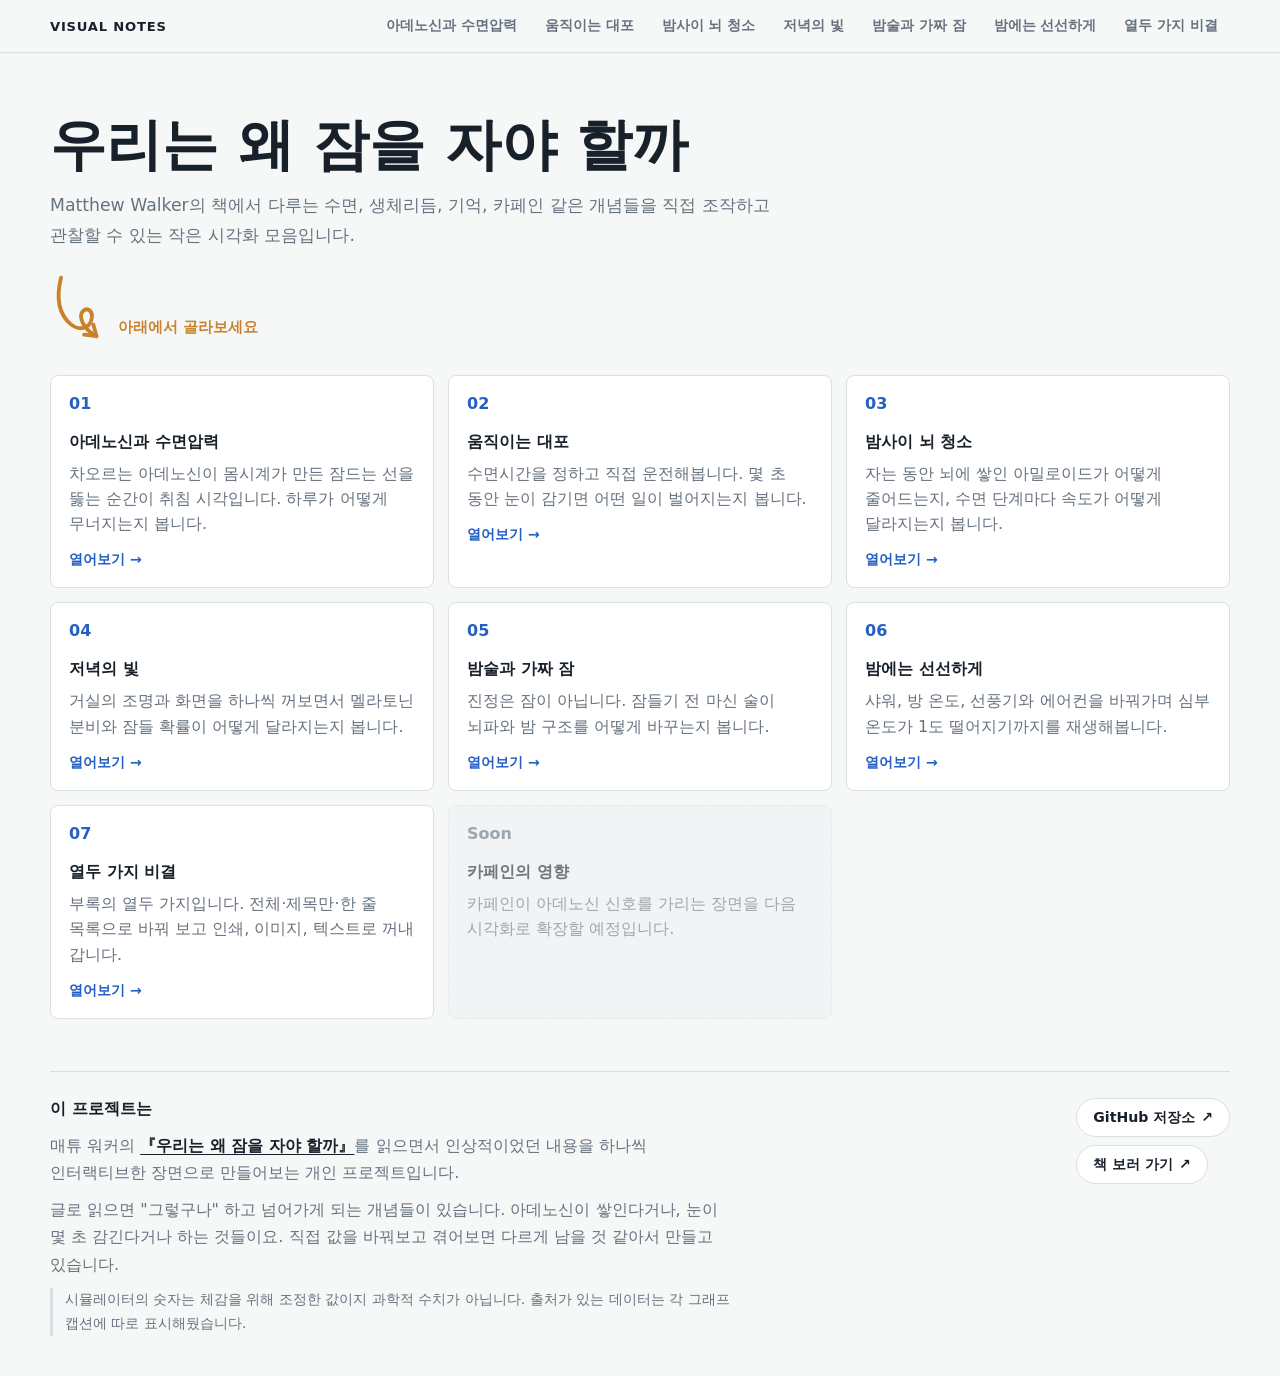
<file: index.html>
<!doctype html>
<html lang="ko">
  <head>
    <meta charset="UTF-8" />
    <meta http-equiv="refresh" content="0; url=home/" />
    <meta name="viewport" content="width=device-width, initial-scale=1.0" />
    <title>Why We Sleep Visual Notes</title>
    <script>
      window.location.replace("home/");
    </script>
  </head>
  <body>
    <a href="home/">/home/으로 이동</a>
  </body>
</html>
</file>
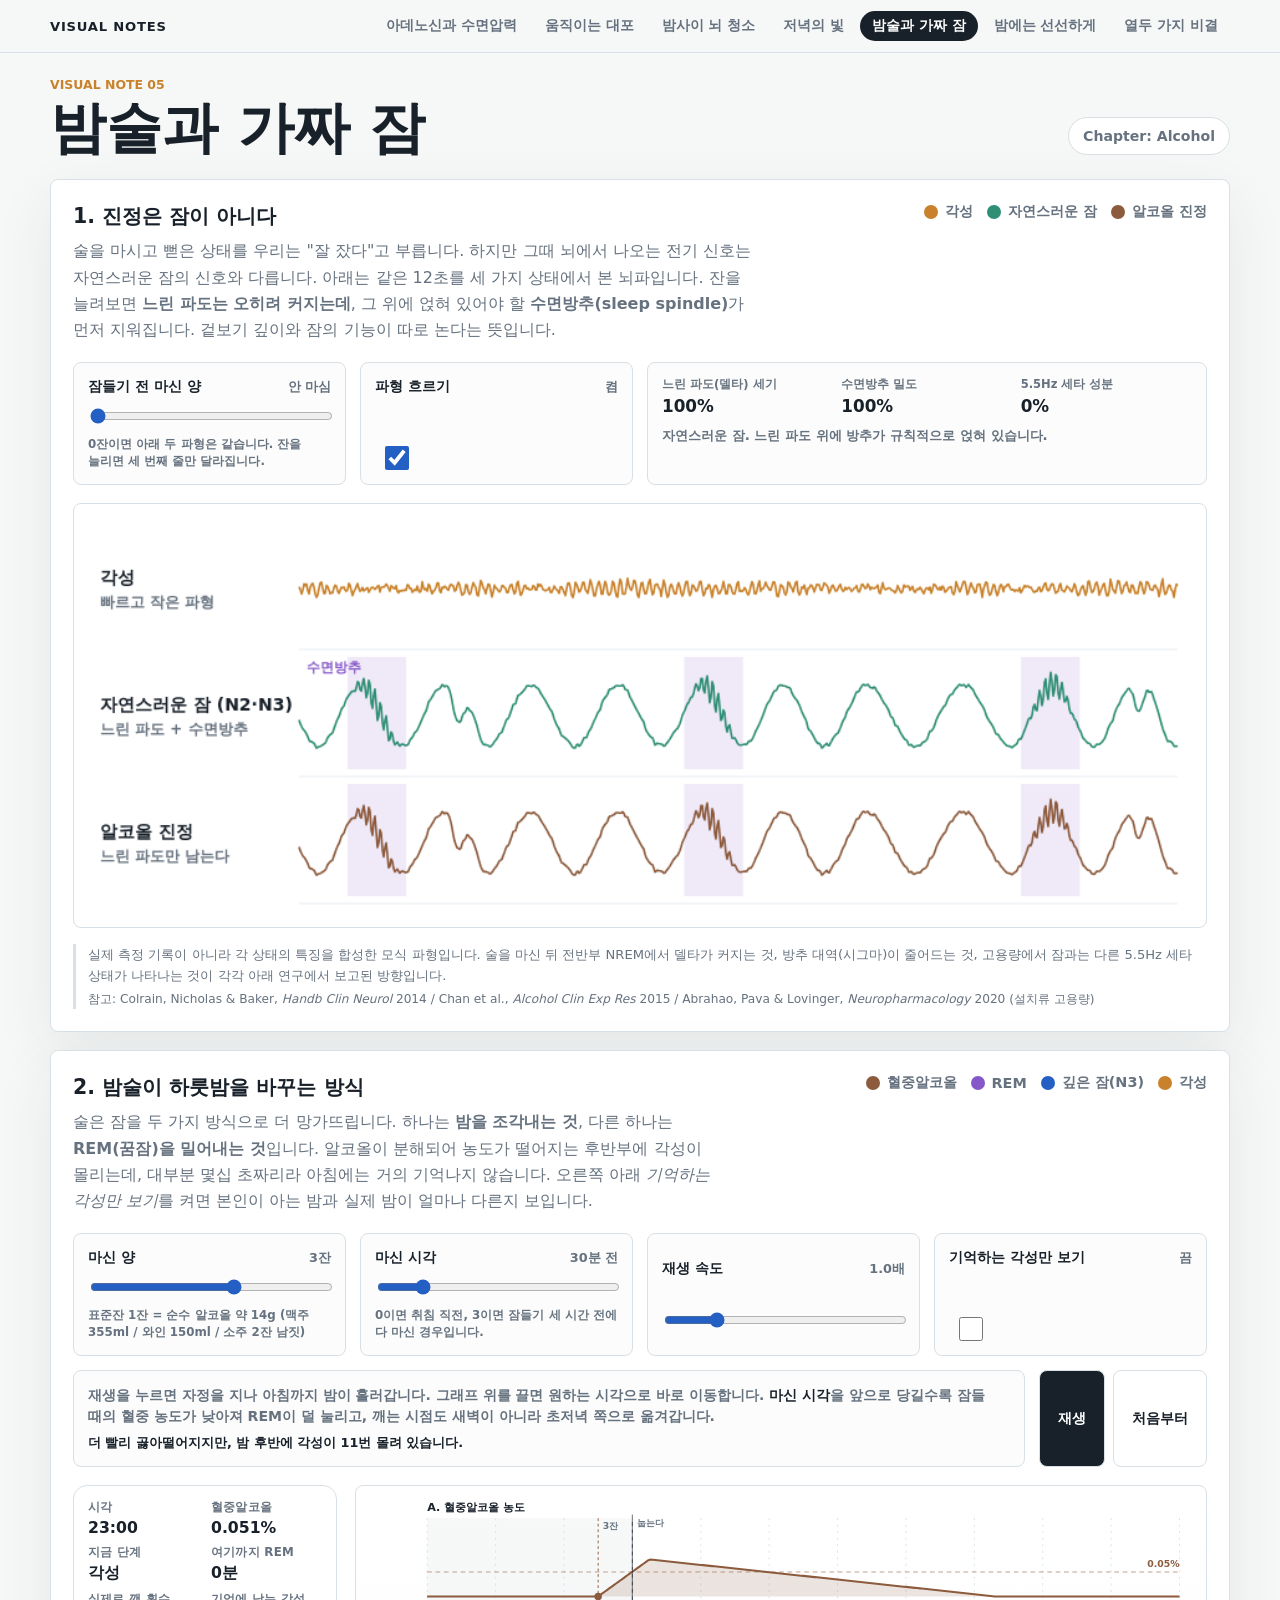
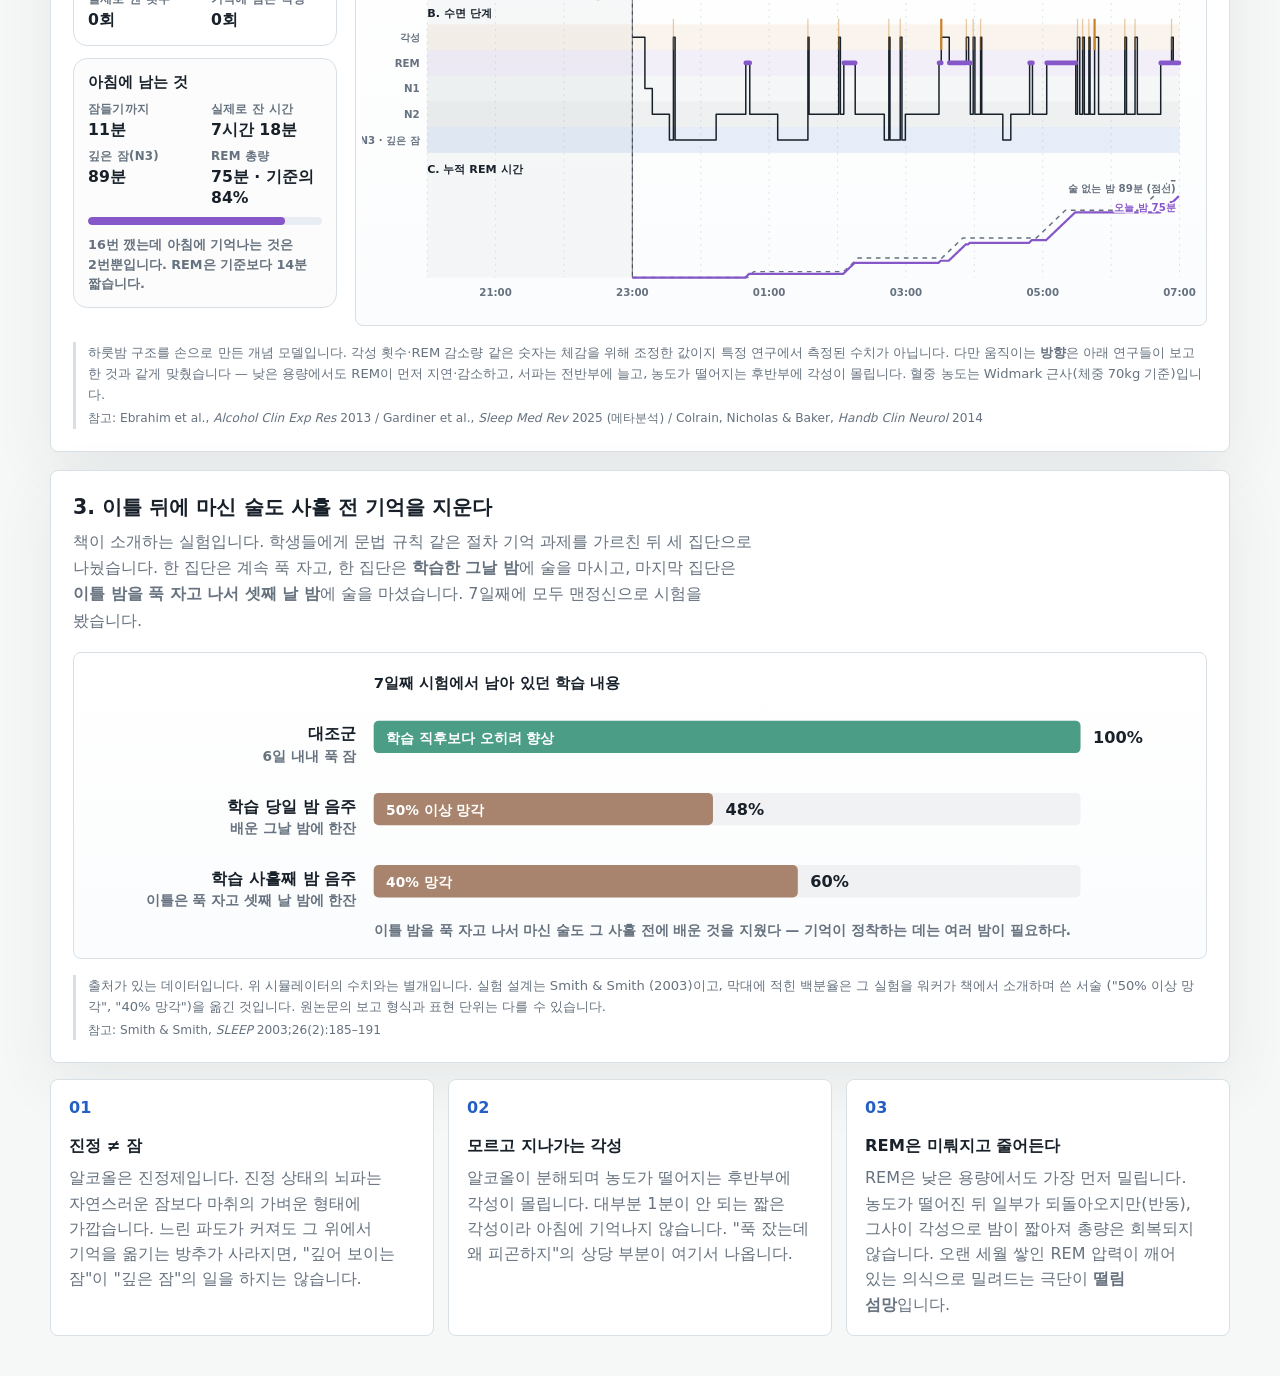
<file: alcohol_sim/index.html>
<!doctype html>
<html lang="ko">
  <head>
    <meta charset="UTF-8" />
    <meta name="viewport" content="width=device-width, initial-scale=1.0" />
    <title>Why We Sleep Visual Notes</title>
    <link rel="stylesheet" href="../styles.css" />
  </head>
  <body>
    <main class="app-shell">
      <section class="topbar" aria-labelledby="page-title">
        <div>
          <p class="eyebrow">Visual Note 05</p>
          <h1 id="page-title">밤술과 가짜 잠</h1>
        </div>
        <div class="chapter-pill">Chapter: Alcohol</div>
      </section>

      <section class="visual-stage" aria-labelledby="eeg-title">
        <div class="chart-header">
          <div>
            <h2 id="eeg-title">1. 진정은 잠이 아니다</h2>
            <p>
              술을 마시고 뻗은 상태를 우리는 "잘 잤다"고 부릅니다. 하지만 그때 뇌에서 나오는 전기 신호는
              자연스러운 잠의 신호와 다릅니다. 아래는 같은 12초를 세 가지 상태에서 본 뇌파입니다.
              잔을 늘려보면 <b>느린 파도는 오히려 커지는데</b>, 그 위에 얹혀 있어야 할
              <b>수면방추(sleep spindle)</b>가 먼저 지워집니다. 겉보기 깊이와 잠의 기능이 따로 논다는 뜻입니다.
            </p>
          </div>
          <div class="legend" aria-label="뇌파 범례">
            <span><i class="swatch swatch-wakeful"></i>각성</span>
            <span><i class="swatch swatch-natural"></i>자연스러운 잠</span>
            <span><i class="swatch swatch-alcohol"></i>알코올 진정</span>
          </div>
        </div>

        <div class="control-panel eeg-controls" aria-label="뇌파 비교 조절">
          <label>
            <span>잠들기 전 마신 양 <b id="eegDoseValue"></b></span>
            <input id="eegDose" type="range" min="0" max="4" step="0.25" value="0" />
            <small>0잔이면 아래 두 파형은 같습니다. 잔을 늘리면 세 번째 줄만 달라집니다.</small>
          </label>
          <label class="toggle-card">
            <span>파형 흐르기 <b id="eegPlayValue"></b></span>
            <input id="eegPlay" type="checkbox" checked />
          </label>
          <div class="eeg-readout">
            <dl>
              <div>
                <dt>느린 파도(델타) 세기</dt>
                <dd id="deltaValue">—</dd>
              </div>
              <div>
                <dt>수면방추 밀도</dt>
                <dd id="spindleValue">—</dd>
              </div>
              <div>
                <dt>5.5Hz 세타 성분</dt>
                <dd id="thetaValue">—</dd>
              </div>
            </dl>
            <p id="eegVerdict">—</p>
          </div>
        </div>

        <div class="eeg-frame">
          <canvas
            id="eegCanvas"
            width="900"
            height="330"
            role="img"
            aria-label="각성, 자연스러운 잠, 알코올 진정의 뇌파 비교"
          ></canvas>
        </div>

        <p class="model-note">
          실제 측정 기록이 아니라 각 상태의 특징을 합성한 모식 파형입니다.
          술을 마신 뒤 전반부 NREM에서 델타가 커지는 것, 방추 대역(시그마)이 줄어드는 것,
          고용량에서 잠과는 다른 5.5Hz 세타 상태가 나타나는 것이 각각 아래 연구에서 보고된 방향입니다.
          <span>
            참고: Colrain, Nicholas &amp; Baker, <i>Handb Clin Neurol</i> 2014 /
            Chan et al., <i>Alcohol Clin Exp Res</i> 2015 /
            Abrahao, Pava &amp; Lovinger, <i>Neuropharmacology</i> 2020 (설치류 고용량)
          </span>
        </p>
      </section>

      <section class="visual-stage stage-gap" aria-labelledby="night-title">
        <div class="chart-header">
          <div>
            <h2 id="night-title">2. 밤술이 하룻밤을 바꾸는 방식</h2>
            <p>
              술은 잠을 두 가지 방식으로 더 망가뜨립니다. 하나는 <b>밤을 조각내는 것</b>,
              다른 하나는 <b>REM(꿈잠)을 밀어내는 것</b>입니다.
              알코올이 분해되어 농도가 떨어지는 후반부에 각성이 몰리는데,
              대부분 몇십 초짜리라 아침에는 거의 기억나지 않습니다.
              오른쪽 아래 <em>기억하는 각성만 보기</em>를 켜면 본인이 아는 밤과 실제 밤이 얼마나 다른지 보입니다.
            </p>
          </div>
          <div class="legend" aria-label="그래프 범례">
            <span><i class="swatch swatch-alcohol"></i>혈중알코올</span>
            <span><i class="swatch swatch-rem"></i>REM</span>
            <span><i class="swatch swatch-deep"></i>깊은 잠(N3)</span>
            <span><i class="swatch swatch-arousal"></i>각성</span>
          </div>
        </div>

        <div class="control-panel alcohol-controls" aria-label="시뮬레이션 조절">
          <label>
            <span>마신 양 <b id="drinksValue"></b></span>
            <input id="drinks" type="range" min="0" max="5" step="0.5" value="3" />
            <small>표준잔 1잔 = 순수 알코올 약 14g (맥주 355ml / 와인 150ml / 소주 2잔 남짓)</small>
          </label>
          <label>
            <span>마신 시각 <b id="aheadValue"></b></span>
            <input id="drinkAhead" type="range" min="0" max="3" step="0.25" value="0.5" />
            <small>0이면 취침 직전, 3이면 잠들기 세 시간 전에 다 마신 경우입니다.</small>
          </label>
          <label>
            <span>재생 속도 <b id="speedValue"></b></span>
            <input id="speed" type="range" min="0.5" max="3" step="0.1" value="1" />
          </label>
          <label class="toggle-card">
            <span>기억하는 각성만 보기 <b id="rememberedValue"></b></span>
            <input id="showRemembered" type="checkbox" />
          </label>
          <div class="sleep-controls">
            <div class="drag-help">
              재생을 누르면 자정을 지나 아침까지 밤이 흘러갑니다. 그래프 위를 끌면 원하는 시각으로 바로 이동합니다.
              <em>마신 시각</em>을 앞으로 당길수록 잠들 때의 혈중 농도가 낮아져 REM이 덜 눌리고,
              깨는 시점도 새벽이 아니라 초저녁 쪽으로 옮겨갑니다.
              <b id="statusValue"></b>
            </div>
            <div class="button-row">
              <button id="playToggle" type="button">재생</button>
              <button id="restart" type="button">처음부터</button>
            </div>
          </div>
        </div>

        <div class="alcohol-stage">
          <div class="night-readout">
            <dl class="brain-readout">
              <div>
                <dt>시각</dt>
                <dd id="clockValue">—</dd>
              </div>
              <div>
                <dt>혈중알코올</dt>
                <dd id="bacValue">—</dd>
              </div>
              <div>
                <dt>지금 단계</dt>
                <dd id="stageValue">—</dd>
              </div>
              <div>
                <dt>여기까지 REM</dt>
                <dd id="remValue">—</dd>
              </div>
              <div>
                <dt>실제로 깬 횟수</dt>
                <dd id="wakeValue">—</dd>
              </div>
              <div>
                <dt>기억에 남는 각성</dt>
                <dd id="rememberValue">—</dd>
              </div>
            </dl>

            <div class="morning-card">
              <h3>아침에 남는 것</h3>
              <dl class="brain-readout">
                <div>
                  <dt>잠들기까지</dt>
                  <dd id="summarySol">—</dd>
                </div>
                <div>
                  <dt>실제로 잔 시간</dt>
                  <dd id="summaryTst">—</dd>
                </div>
                <div>
                  <dt>깊은 잠(N3)</dt>
                  <dd id="summaryN3">—</dd>
                </div>
                <div>
                  <dt>REM 총량</dt>
                  <dd id="summaryRem">—</dd>
                </div>
              </dl>
              <div class="rem-bar" aria-hidden="true">
                <i id="remBarFill"></i>
              </div>
              <p id="summaryVerdict">—</p>
            </div>
          </div>

          <div class="chart-frame">
            <svg id="nightChart" role="img" aria-label="혈중알코올 농도, 수면 단계, 누적 REM 그래프"></svg>
          </div>
        </div>

        <p class="model-note">
          하룻밤 구조를 손으로 만든 개념 모델입니다. 각성 횟수·REM 감소량 같은 숫자는
          체감을 위해 조정한 값이지 특정 연구에서 측정된 수치가 아닙니다.
          다만 움직이는 <b>방향</b>은 아래 연구들이 보고한 것과 같게 맞췄습니다 —
          낮은 용량에서도 REM이 먼저 지연·감소하고, 서파는 전반부에 늘고,
          농도가 떨어지는 후반부에 각성이 몰립니다. 혈중 농도는 Widmark 근사(체중 70kg 기준)입니다.
          <span>
            참고: Ebrahim et al., <i>Alcohol Clin Exp Res</i> 2013 /
            Gardiner et al., <i>Sleep Med Rev</i> 2025 (메타분석) /
            Colrain, Nicholas &amp; Baker, <i>Handb Clin Neurol</i> 2014
          </span>
        </p>
      </section>

      <section class="visual-stage stage-gap" aria-labelledby="memory-title">
        <div class="chart-header">
          <div>
            <h2 id="memory-title">3. 이틀 뒤에 마신 술도 사흘 전 기억을 지운다</h2>
            <p>
              책이 소개하는 실험입니다. 학생들에게 문법 규칙 같은 절차 기억 과제를 가르친 뒤 세 집단으로 나눴습니다.
              한 집단은 계속 푹 자고, 한 집단은 <b>학습한 그날 밤</b>에 술을 마시고,
              마지막 집단은 <b>이틀 밤을 푹 자고 나서 셋째 날 밤</b>에 술을 마셨습니다.
              7일째에 모두 맨정신으로 시험을 봤습니다.
            </p>
          </div>
        </div>

        <div class="chart-frame memory-frame">
          <svg id="memoryChart" role="img" aria-label="음주 시점에 따른 기억 유지율 비교"></svg>
        </div>

        <p class="model-note">
          출처가 있는 데이터입니다. 위 시뮬레이터의 수치와는 별개입니다.
          실험 설계는 Smith &amp; Smith (2003)이고, 막대에 적힌 백분율은 그 실험을 워커가 책에서 소개하며 쓴 서술
          ("50% 이상 망각", "40% 망각")을 옮긴 것입니다. 원논문의 보고 형식과 표현 단위는 다를 수 있습니다.
          <span>참고: Smith &amp; Smith, <i>SLEEP</i> 2003;26(2):185–191</span>
        </p>
      </section>

      <section class="insight-grid" aria-label="핵심 설명">
        <article>
          <span class="metric">01</span>
          <h3>진정 ≠ 잠</h3>
          <p>
            알코올은 진정제입니다. 진정 상태의 뇌파는 자연스러운 잠보다 마취의 가벼운 형태에 가깝습니다.
            느린 파도가 커져도 그 위에서 기억을 옮기는 방추가 사라지면,
            "깊어 보이는 잠"이 "깊은 잠"의 일을 하지는 않습니다.
          </p>
        </article>
        <article>
          <span class="metric">02</span>
          <h3>모르고 지나가는 각성</h3>
          <p>
            알코올이 분해되며 농도가 떨어지는 후반부에 각성이 몰립니다.
            대부분 1분이 안 되는 짧은 각성이라 아침에 기억나지 않습니다.
            "푹 잤는데 왜 피곤하지"의 상당 부분이 여기서 나옵니다.
          </p>
        </article>
        <article>
          <span class="metric">03</span>
          <h3>REM은 미뤄지고 줄어든다</h3>
          <p>
            REM은 낮은 용량에서도 가장 먼저 밀립니다. 농도가 떨어진 뒤 일부가 되돌아오지만(반동),
            그사이 각성으로 밤이 짧아져 총량은 회복되지 않습니다.
            오랜 세월 쌓인 REM 압력이 깨어 있는 의식으로 밀려드는 극단이 <b>떨림 섬망</b>입니다.
          </p>
        </article>
      </section>
    </main>

    <script src="../nav.js"></script>
    <script src="../shared.js"></script>
    <script src="../alcohol.js"></script>
  </body>
</html>
</file>
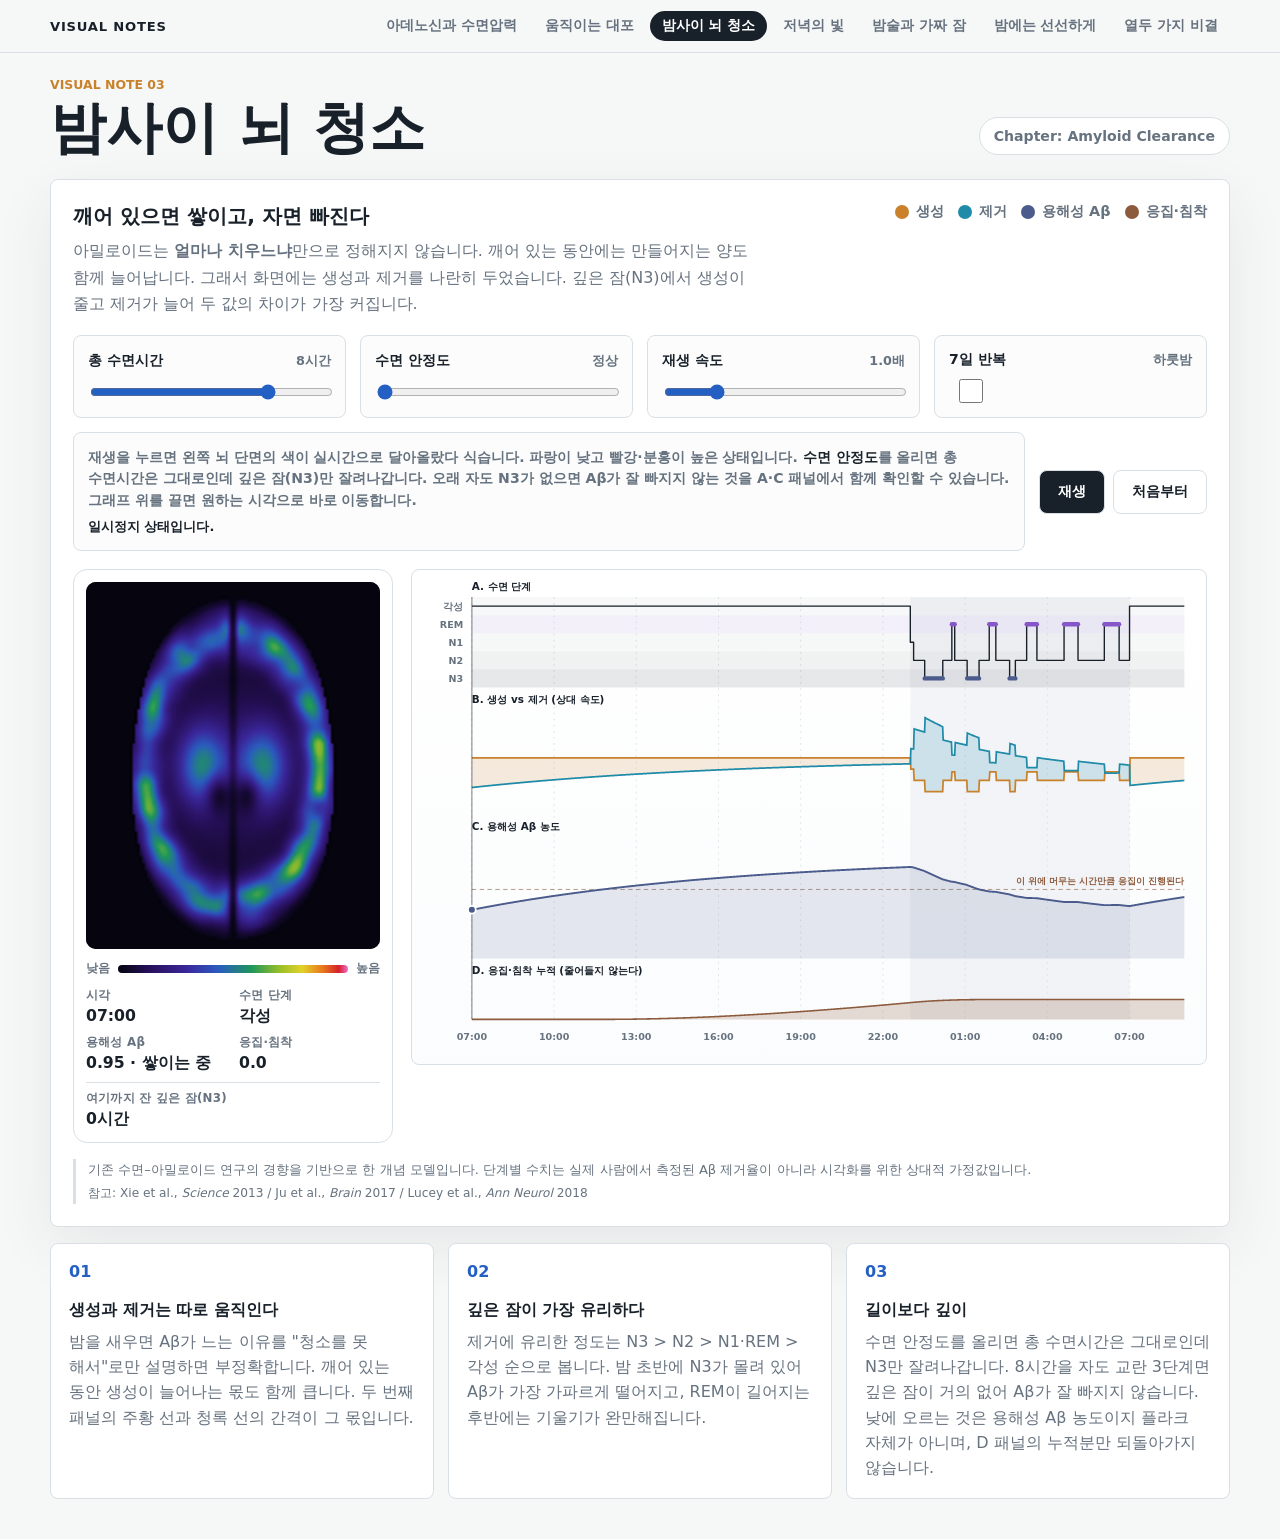
<file: amyloid_sim/index.html>
<!doctype html>
<html lang="ko">
  <head>
    <meta charset="UTF-8" />
    <meta name="viewport" content="width=device-width, initial-scale=1.0" />
    <title>Why We Sleep Visual Notes</title>
    <link rel="stylesheet" href="../styles.css" />
  </head>
  <body>
    <main class="app-shell">
      <section class="topbar" aria-labelledby="page-title">
        <div>
          <p class="eyebrow">Visual Note 03</p>
          <h1 id="page-title">밤사이 뇌 청소</h1>
        </div>
        <div class="chapter-pill">Chapter: Amyloid Clearance</div>
      </section>

      <section class="visual-stage" aria-label="수면과 아밀로이드 시뮬레이터">
        <div class="chart-header">
          <div>
            <h2>깨어 있으면 쌓이고, 자면 빠진다</h2>
            <p>
              아밀로이드는 <b>얼마나 치우느냐</b>만으로 정해지지 않습니다. 깨어 있는 동안에는 만들어지는 양도 함께 늘어납니다.
              그래서 화면에는 생성과 제거를 나란히 두었습니다. 깊은 잠(N3)에서 생성이 줄고 제거가 늘어 두 값의 차이가 가장 커집니다.
            </p>
          </div>
          <div class="legend" aria-label="그래프 범례">
            <span><i class="swatch swatch-production"></i>생성</span>
            <span><i class="swatch swatch-clearance"></i>제거</span>
            <span><i class="swatch swatch-amyloid"></i>용해성 Aβ</span>
            <span><i class="swatch swatch-plaque"></i>응집·침착</span>
          </div>
        </div>

        <div class="control-panel amyloid-controls" aria-label="시뮬레이션 조절">
          <label>
            <span>총 수면시간 <b id="sleepHoursValue"></b></span>
            <input id="sleepHours" type="range" min="2" max="10" step="0.25" value="8" />
          </label>
          <label>
            <span>수면 안정도 <b id="disruptionValue"></b></span>
            <input id="disruption" type="range" min="0" max="3" step="1" value="0" />
          </label>
          <label>
            <span>재생 속도 <b id="speedValue"></b></span>
            <input id="speed" type="range" min="0.5" max="3" step="0.1" value="1" />
          </label>
          <label class="toggle-card">
            <span>7일 반복 <b id="repeatValue"></b></span>
            <input id="repeatDays" type="checkbox" />
          </label>
          <div class="sleep-controls">
            <div class="drag-help">
              재생을 누르면 왼쪽 뇌 단면의 색이 실시간으로 달아올랐다 식습니다. 파랑이 낮고 빨강·분홍이 높은 상태입니다.
              <em>수면 안정도</em>를 올리면 총 수면시간은 그대로인데 깊은 잠(N3)만 잘려나갑니다.
              오래 자도 N3가 없으면 Aβ가 잘 빠지지 않는 것을 A·C 패널에서 함께 확인할 수 있습니다.
              그래프 위를 끌면 원하는 시각으로 바로 이동합니다.
              <b id="statusValue"></b>
            </div>
            <div class="button-row">
              <button id="playToggle" type="button">재생</button>
              <button id="restart" type="button">처음부터</button>
            </div>
          </div>
        </div>

        <div class="amyloid-stage">
          <div class="brain-frame">
            <canvas id="brainCanvas" width="520" height="650" role="img" aria-label="뇌 단면의 아밀로이드 축적 상태"></canvas>
            <div class="pet-scale" aria-hidden="true">
              <span>낮음</span>
              <i></i>
              <span>높음</span>
            </div>
            <dl class="brain-readout">
              <div>
                <dt>시각</dt>
                <dd id="clockValue">—</dd>
              </div>
              <div>
                <dt>수면 단계</dt>
                <dd id="stageValue">—</dd>
              </div>
              <div>
                <dt>용해성 Aβ</dt>
                <dd id="amyloidValue">—</dd>
              </div>
              <div>
                <dt>응집·침착</dt>
                <dd id="plaqueValue">—</dd>
              </div>
              <div class="brain-readout-wide">
                <dt>여기까지 잔 깊은 잠(N3)</dt>
                <dd id="deepSleepValue">—</dd>
              </div>
            </dl>
          </div>

          <div class="chart-frame">
            <svg id="amyloidChart" role="img" aria-label="수면 단계, 생성과 제거, 아밀로이드 농도 그래프"></svg>
          </div>
        </div>

        <p class="model-note">
          기존 수면–아밀로이드 연구의 경향을 기반으로 한 개념 모델입니다.
          단계별 수치는 실제 사람에서 측정된 Aβ 제거율이 아니라 시각화를 위한 상대적 가정값입니다.
          <span>참고: Xie et al., <i>Science</i> 2013 / Ju et al., <i>Brain</i> 2017 / Lucey et al., <i>Ann Neurol</i> 2018</span>
        </p>
      </section>

      <section class="insight-grid" aria-label="핵심 설명">
        <article>
          <span class="metric">01</span>
          <h3>생성과 제거는 따로 움직인다</h3>
          <p>
            밤을 새우면 Aβ가 느는 이유를 "청소를 못 해서"로만 설명하면 부정확합니다.
            깨어 있는 동안 생성이 늘어나는 몫도 함께 큽니다. 두 번째 패널의 주황 선과 청록 선의 간격이 그 몫입니다.
          </p>
        </article>
        <article>
          <span class="metric">02</span>
          <h3>깊은 잠이 가장 유리하다</h3>
          <p>
            제거에 유리한 정도는 N3 &gt; N2 &gt; N1·REM &gt; 각성 순으로 봅니다.
            밤 초반에 N3가 몰려 있어 Aβ가 가장 가파르게 떨어지고, REM이 길어지는 후반에는 기울기가 완만해집니다.
          </p>
        </article>
        <article>
          <span class="metric">03</span>
          <h3>길이보다 깊이</h3>
          <p>
            수면 안정도를 올리면 총 수면시간은 그대로인데 N3만 잘려나갑니다.
            8시간을 자도 교란 3단계면 깊은 잠이 거의 없어 Aβ가 잘 빠지지 않습니다.
            낮에 오르는 것은 용해성 Aβ 농도이지 플라크 자체가 아니며, D 패널의 누적분만 되돌아가지 않습니다.
          </p>
        </article>
      </section>
    </main>

    <script src="../nav.js"></script>
    <script src="../shared.js"></script>
    <script src="../amyloid.js"></script>
  </body>
</html>
</file>
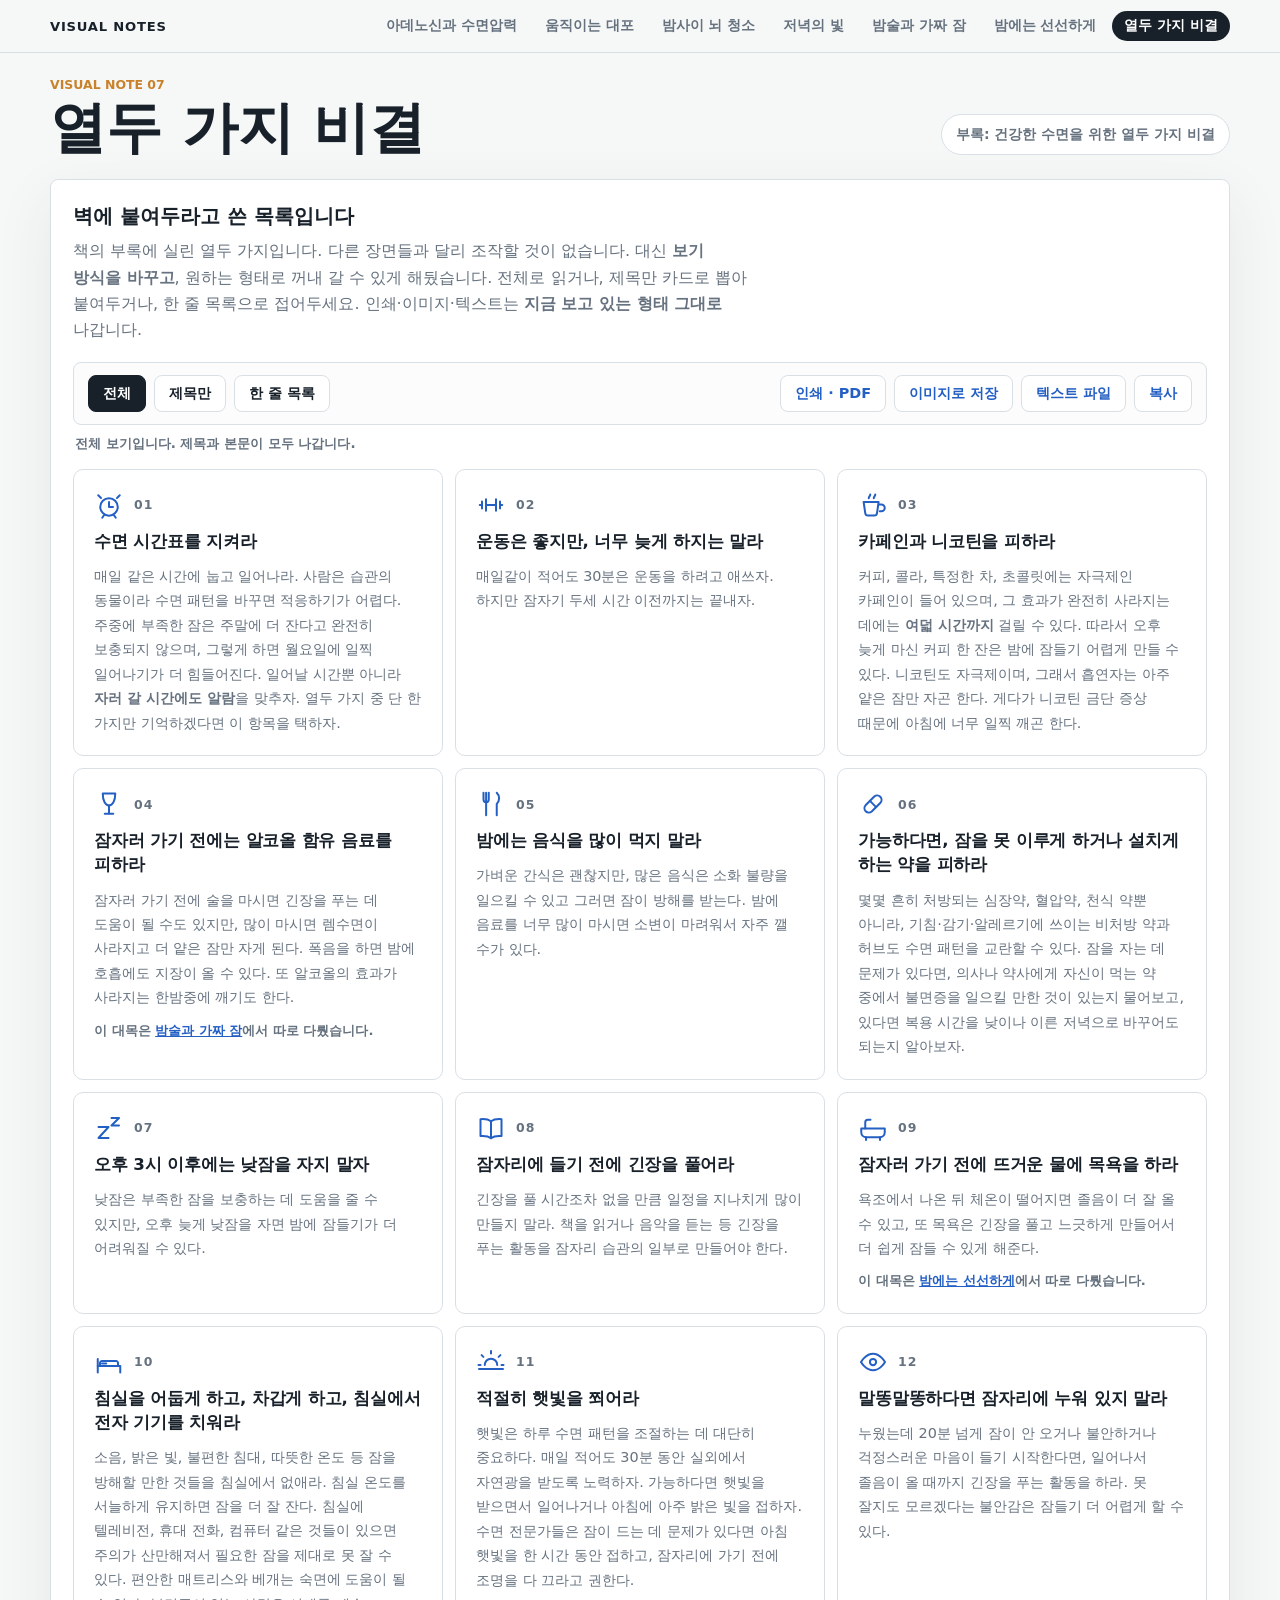
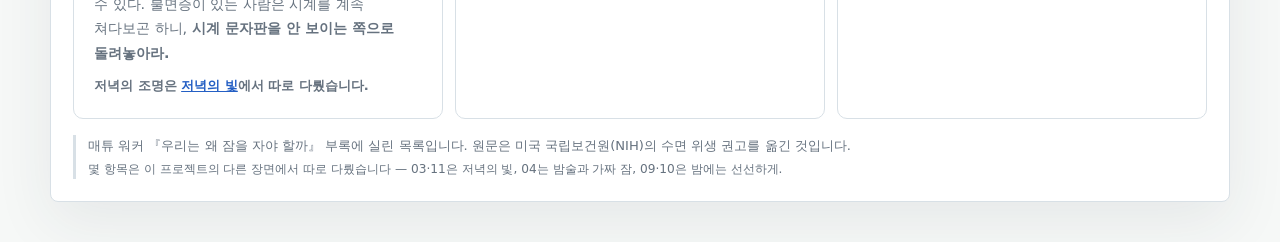
<file: habits_sim/index.html>
<!doctype html>
<html lang="ko">
  <head>
    <meta charset="UTF-8" />
    <meta name="viewport" content="width=device-width, initial-scale=1.0" />
    <title>Why We Sleep Visual Notes</title>
    <link rel="stylesheet" href="../styles.css" />
  </head>
  <body>
    <main class="app-shell">
      <section class="topbar" aria-labelledby="page-title">
        <div>
          <p class="eyebrow">Visual Note 07</p>
          <h1 id="page-title">열두 가지 비결</h1>
        </div>
        <div class="chapter-pill">부록: 건강한 수면을 위한 열두 가지 비결</div>
      </section>

      <section class="visual-stage" aria-labelledby="stage-title">
        <div class="chart-header">
          <div>
            <h2 id="stage-title">벽에 붙여두라고 쓴 목록입니다</h2>
            <p>
              책의 부록에 실린 열두 가지입니다. 다른 장면들과 달리 조작할 것이 없습니다.
              대신 <b>보기 방식을 바꾸고</b>, 원하는 형태로 꺼내 갈 수 있게 해뒀습니다.
              전체로 읽거나, 제목만 카드로 뽑아 붙여두거나, 한 줄 목록으로 접어두세요.
              인쇄·이미지·텍스트는 <b>지금 보고 있는 형태 그대로</b> 나갑니다.
            </p>
          </div>
        </div>

        <div class="tips-toolbar">
          <div class="tips-modes" role="group" aria-label="보기 방식">
            <button type="button" data-mode="full" aria-pressed="true">전체</button>
            <button type="button" data-mode="card" aria-pressed="false">제목만</button>
            <button type="button" data-mode="list" aria-pressed="false">한 줄 목록</button>
          </div>
          <div class="tips-exports" role="group" aria-label="내보내기">
            <button type="button" id="toPrint">인쇄 · PDF</button>
            <button type="button" id="toImage">이미지로 저장</button>
            <button type="button" id="toText">텍스트 파일</button>
            <button type="button" id="toClipboard">복사</button>
          </div>
        </div>
        <p class="tips-status" id="toolStatus" role="status">전체 보기입니다. 제목과 본문이 모두 나갑니다.</p>

        <div class="tip-grid" id="tipGrid" data-mode="full">
          <article class="tip-card">
            <span class="metric">01</span>
            <h3>수면 시간표를 지켜라</h3>
            <p class="tip-body">
              매일 같은 시간에 눕고 일어나라. 사람은 습관의 동물이라 수면 패턴을 바꾸면 적응하기가 어렵다.
              주중에 부족한 잠은 주말에 더 잔다고 완전히 보충되지 않으며, 그렇게 하면 월요일에 일찍 일어나기가
              더 힘들어진다. 일어날 시간뿐 아니라 <b>자러 갈 시간에도 알람</b>을 맞추자.
              열두 가지 중 단 한 가지만 기억하겠다면 이 항목을 택하자.
            </p>
          </article>

          <article class="tip-card">
            <span class="metric">02</span>
            <h3>운동은 좋지만, 너무 늦게 하지는 말라</h3>
            <p class="tip-body">
              매일같이 적어도 30분은 운동을 하려고 애쓰자. 하지만 잠자기 두세 시간 이전까지는 끝내자.
            </p>
          </article>

          <article class="tip-card">
            <span class="metric">03</span>
            <h3>카페인과 니코틴을 피하라</h3>
            <p class="tip-body">
              커피, 콜라, 특정한 차, 초콜릿에는 자극제인 카페인이 들어 있으며, 그 효과가 완전히 사라지는 데에는
              <b>여덟 시간까지</b> 걸릴 수 있다. 따라서 오후 늦게 마신 커피 한 잔은 밤에 잠들기 어렵게 만들 수 있다.
              니코틴도 자극제이며, 그래서 흡연자는 아주 얕은 잠만 자곤 한다. 게다가 니코틴 금단 증상 때문에
              아침에 너무 일찍 깨곤 한다.
            </p>
          </article>

          <article class="tip-card">
            <span class="metric">04</span>
            <h3>잠자러 가기 전에는 알코올 함유 음료를 피하라</h3>
            <p class="tip-body">
              잠자러 가기 전에 술을 마시면 긴장을 푸는 데 도움이 될 수도 있지만, 많이 마시면 렘수면이 사라지고
              더 얕은 잠만 자게 된다. 폭음을 하면 밤에 호흡에도 지장이 올 수 있다.
              또 알코올의 효과가 사라지는 한밤중에 깨기도 한다.
            </p>
            <p class="tip-link">이 대목은 <a href="../alcohol_sim/">밤술과 가짜 잠</a>에서 따로 다뤘습니다.</p>
          </article>

          <article class="tip-card">
            <span class="metric">05</span>
            <h3>밤에는 음식을 많이 먹지 말라</h3>
            <p class="tip-body">
              가벼운 간식은 괜찮지만, 많은 음식은 소화 불량을 일으킬 수 있고 그러면 잠이 방해를 받는다.
              밤에 음료를 너무 많이 마시면 소변이 마려워서 자주 깰 수가 있다.
            </p>
          </article>

          <article class="tip-card">
            <span class="metric">06</span>
            <h3>가능하다면, 잠을 못 이루게 하거나 설치게 하는 약을 피하라</h3>
            <p class="tip-body">
              몇몇 흔히 처방되는 심장약, 혈압약, 천식 약뿐 아니라, 기침·감기·알레르기에 쓰이는 비처방 약과 허브도
              수면 패턴을 교란할 수 있다. 잠을 자는 데 문제가 있다면, 의사나 약사에게 자신이 먹는 약 중에서
              불면증을 일으킬 만한 것이 있는지 물어보고, 있다면 복용 시간을 낮이나 이른 저녁으로 바꾸어도 되는지 알아보자.
            </p>
          </article>

          <article class="tip-card">
            <span class="metric">07</span>
            <h3>오후 3시 이후에는 낮잠을 자지 말자</h3>
            <p class="tip-body">
              낮잠은 부족한 잠을 보충하는 데 도움을 줄 수 있지만, 오후 늦게 낮잠을 자면
              밤에 잠들기가 더 어려워질 수 있다.
            </p>
          </article>

          <article class="tip-card">
            <span class="metric">08</span>
            <h3>잠자리에 들기 전에 긴장을 풀어라</h3>
            <p class="tip-body">
              긴장을 풀 시간조차 없을 만큼 일정을 지나치게 많이 만들지 말라.
              책을 읽거나 음악을 듣는 등 긴장을 푸는 활동을 잠자리 습관의 일부로 만들어야 한다.
            </p>
          </article>

          <article class="tip-card">
            <span class="metric">09</span>
            <h3>잠자러 가기 전에 뜨거운 물에 목욕을 하라</h3>
            <p class="tip-body">
              욕조에서 나온 뒤 체온이 떨어지면 졸음이 더 잘 올 수 있고,
              또 목욕은 긴장을 풀고 느긋하게 만들어서 더 쉽게 잠들 수 있게 해준다.
            </p>
            <p class="tip-link">이 대목은 <a href="../temperature_sim/">밤에는 선선하게</a>에서 따로 다뤘습니다.</p>
          </article>

          <article class="tip-card">
            <span class="metric">10</span>
            <h3>침실을 어둡게 하고, 차갑게 하고, 침실에서 전자 기기를 치워라</h3>
            <p class="tip-body">
              소음, 밝은 빛, 불편한 침대, 따뜻한 온도 등 잠을 방해할 만한 것들을 침실에서 없애라.
              침실 온도를 서늘하게 유지하면 잠을 더 잘 잔다. 침실에 텔레비전, 휴대 전화, 컴퓨터 같은 것들이 있으면
              주의가 산만해져서 필요한 잠을 제대로 못 잘 수 있다. 편안한 매트리스와 베개는 숙면에 도움이 될 수 있다.
              불면증이 있는 사람은 시계를 계속 쳐다보곤 하니, <b>시계 문자판을 안 보이는 쪽으로 돌려놓아라.</b>
            </p>
            <p class="tip-link">저녁의 조명은 <a href="../light_sim/">저녁의 빛</a>에서 따로 다뤘습니다.</p>
          </article>

          <article class="tip-card">
            <span class="metric">11</span>
            <h3>적절히 햇빛을 쬐어라</h3>
            <p class="tip-body">
              햇빛은 하루 수면 패턴을 조절하는 데 대단히 중요하다. 매일 적어도 30분 동안 실외에서 자연광을 받도록
              노력하자. 가능하다면 햇빛을 받으면서 일어나거나 아침에 아주 밝은 빛을 접하자. 수면 전문가들은
              잠이 드는 데 문제가 있다면 아침 햇빛을 한 시간 동안 접하고, 잠자리에 가기 전에 조명을 다 끄라고 권한다.
            </p>
          </article>

          <article class="tip-card">
            <span class="metric">12</span>
            <h3>말똥말똥하다면 잠자리에 누워 있지 말라</h3>
            <p class="tip-body">
              누웠는데 20분 넘게 잠이 안 오거나 불안하거나 걱정스러운 마음이 들기 시작한다면,
              일어나서 졸음이 올 때까지 긴장을 푸는 활동을 하라.
              못 잘지도 모르겠다는 불안감은 잠들기 더 어렵게 할 수 있다.
            </p>
          </article>
        </div>

        <p class="model-note">
          매튜 워커 『우리는 왜 잠을 자야 할까』 부록에 실린 목록입니다.
          원문은 미국 국립보건원(NIH)의 수면 위생 권고를 옮긴 것입니다.
          <span>몇 항목은 이 프로젝트의 다른 장면에서 따로 다뤘습니다 — 03·11은 저녁의 빛, 04는 밤술과 가짜 잠, 09·10은 밤에는 선선하게.</span>
        </p>
      </section>
    </main>

    <script src="../nav.js"></script>
    <script src="../habits.js"></script>
  </body>
</html>
</file>
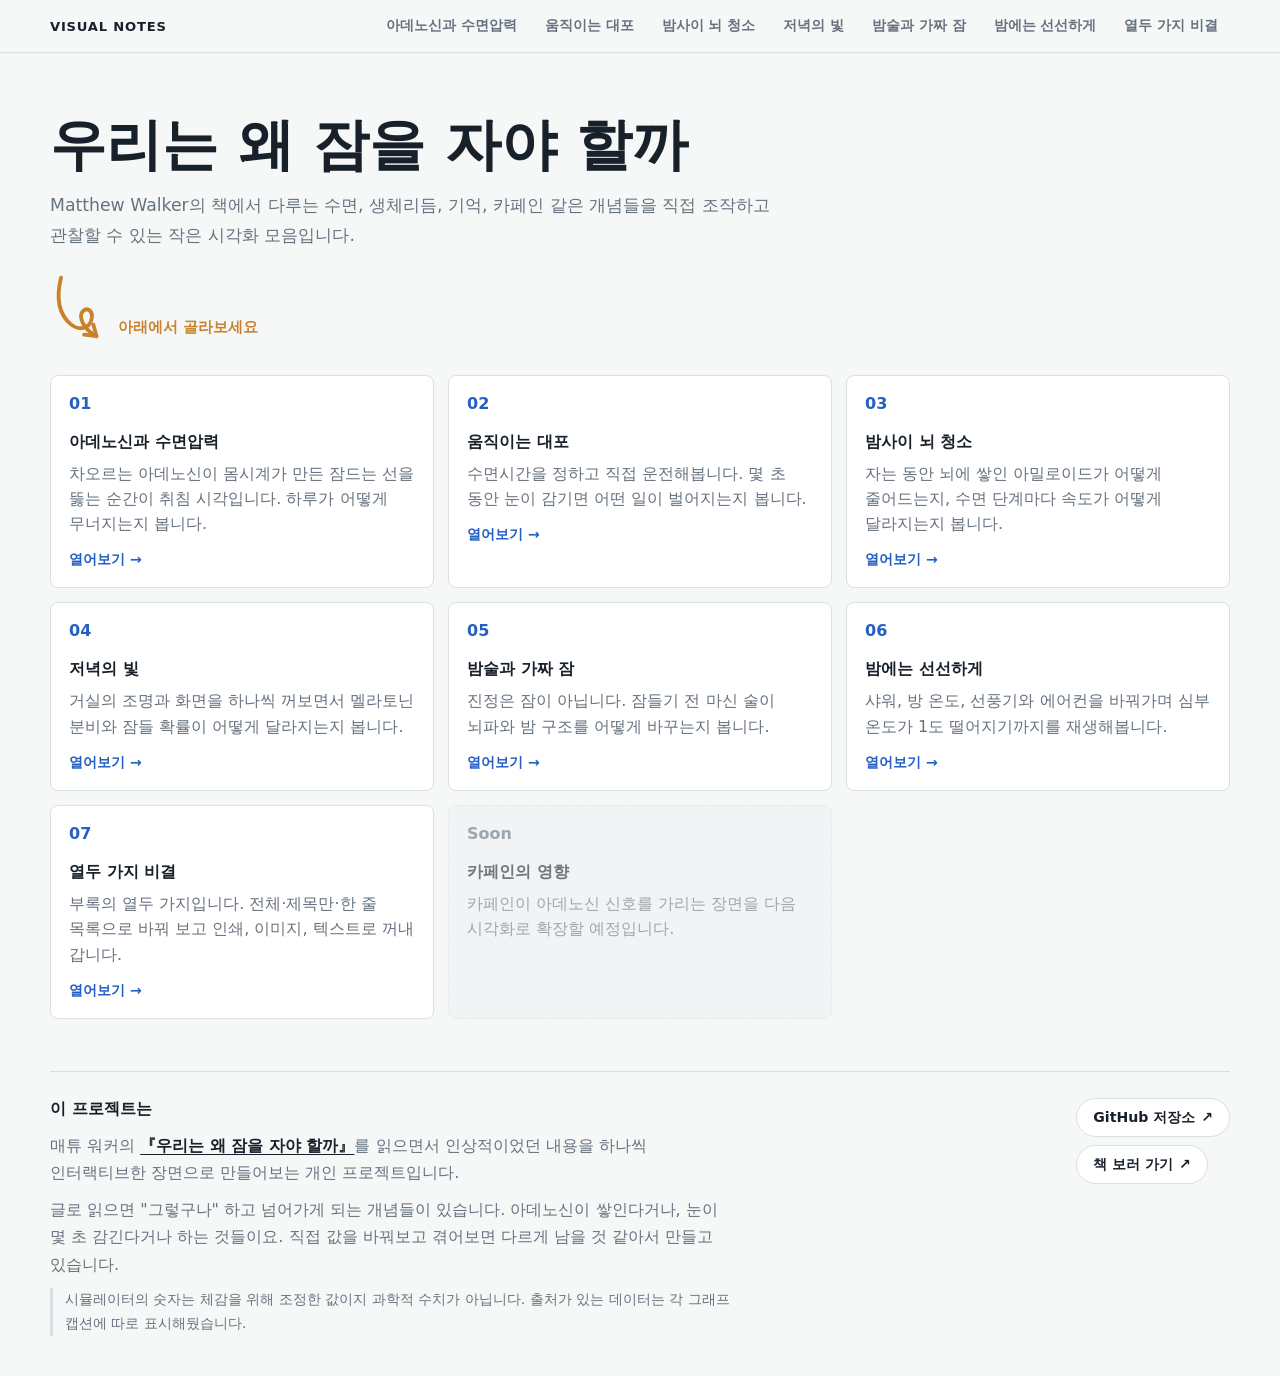
<file: home/index.html>
<!doctype html>
<html lang="ko">
  <head>
    <meta charset="UTF-8" />
    <meta name="viewport" content="width=device-width, initial-scale=1.0" />
    <title>Why We Sleep Visual Notes</title>
    <link rel="stylesheet" href="../styles.css" />
  </head>
  <body>
    <main class="app-shell home-shell">
      <section class="home-hero" aria-labelledby="home-title">
        <h1 id="home-title">우리는 왜 잠을 자야 할까</h1>
        <p>
          Matthew Walker의 책에서 다루는 수면, 생체리듬, 기억, 카페인 같은 개념들을
          직접 조작하고 관찰할 수 있는 작은 시각화 모음입니다.
        </p>

        <div class="scroll-cue" aria-hidden="true">
          <svg viewBox="0 0 72 96" role="img">
            <path
              d="M14 6 C 8 30, 10 52, 26 66 C 38 76, 52 72, 54 58 C 55 48, 47 44, 42 50 C 36 57, 44 74, 60 82"
              fill="none"
              stroke="currentColor"
              stroke-width="5"
              stroke-linecap="round"
            />
            <path d="M60 82 L 44 80 M60 82 L 56 67" fill="none" stroke="currentColor" stroke-width="5" stroke-linecap="round" />
          </svg>
          <span>아래에서 골라보세요</span>
        </div>
      </section>

      <section id="vizList" class="viz-grid" aria-label="시각화 목록">
        <noscript>
          <p>이 목록은 자바스크립트로 만들어집니다. 브라우저에서 자바스크립트를 켜주세요.</p>
        </noscript>
      </section>

      <footer class="home-about" aria-labelledby="about-title">
        <div class="home-about-main">
          <h2 id="about-title">이 프로젝트는</h2>
          <p>
            매튜 워커의
            <a href="https://product.kyobobook.co.kr/detail/S000000582009" target="_blank" rel="noopener">
              『우리는 왜 잠을 자야 할까』</a>를 읽으면서 인상적이었던 내용을
            하나씩 인터랙티브한 장면으로 만들어보는 개인 프로젝트입니다.
          </p>
          <p>
            글로 읽으면 "그렇구나" 하고 넘어가게 되는 개념들이 있습니다.
            아데노신이 쌓인다거나, 눈이 몇 초 감긴다거나 하는 것들이요.
            직접 값을 바꿔보고 겪어보면 다르게 남을 것 같아서 만들고 있습니다.
          </p>
          <p class="home-about-note">
            시뮬레이터의 숫자는 체감을 위해 조정한 값이지 과학적 수치가 아닙니다.
            출처가 있는 데이터는 각 그래프 캡션에 따로 표시해뒀습니다.
          </p>
        </div>

        <div class="home-about-links">
          <a href="https://github.com/Juyudang/why-we-sleep-visualize" target="_blank" rel="noopener">
            GitHub 저장소 <span aria-hidden="true">↗</span>
          </a>
          <a href="https://product.kyobobook.co.kr/detail/S000000582009" target="_blank" rel="noopener">
            책 보러 가기 <span aria-hidden="true">↗</span>
          </a>
        </div>
      </footer>
    </main>

    <script src="../nav.js"></script>
  </body>
</html>
</file>
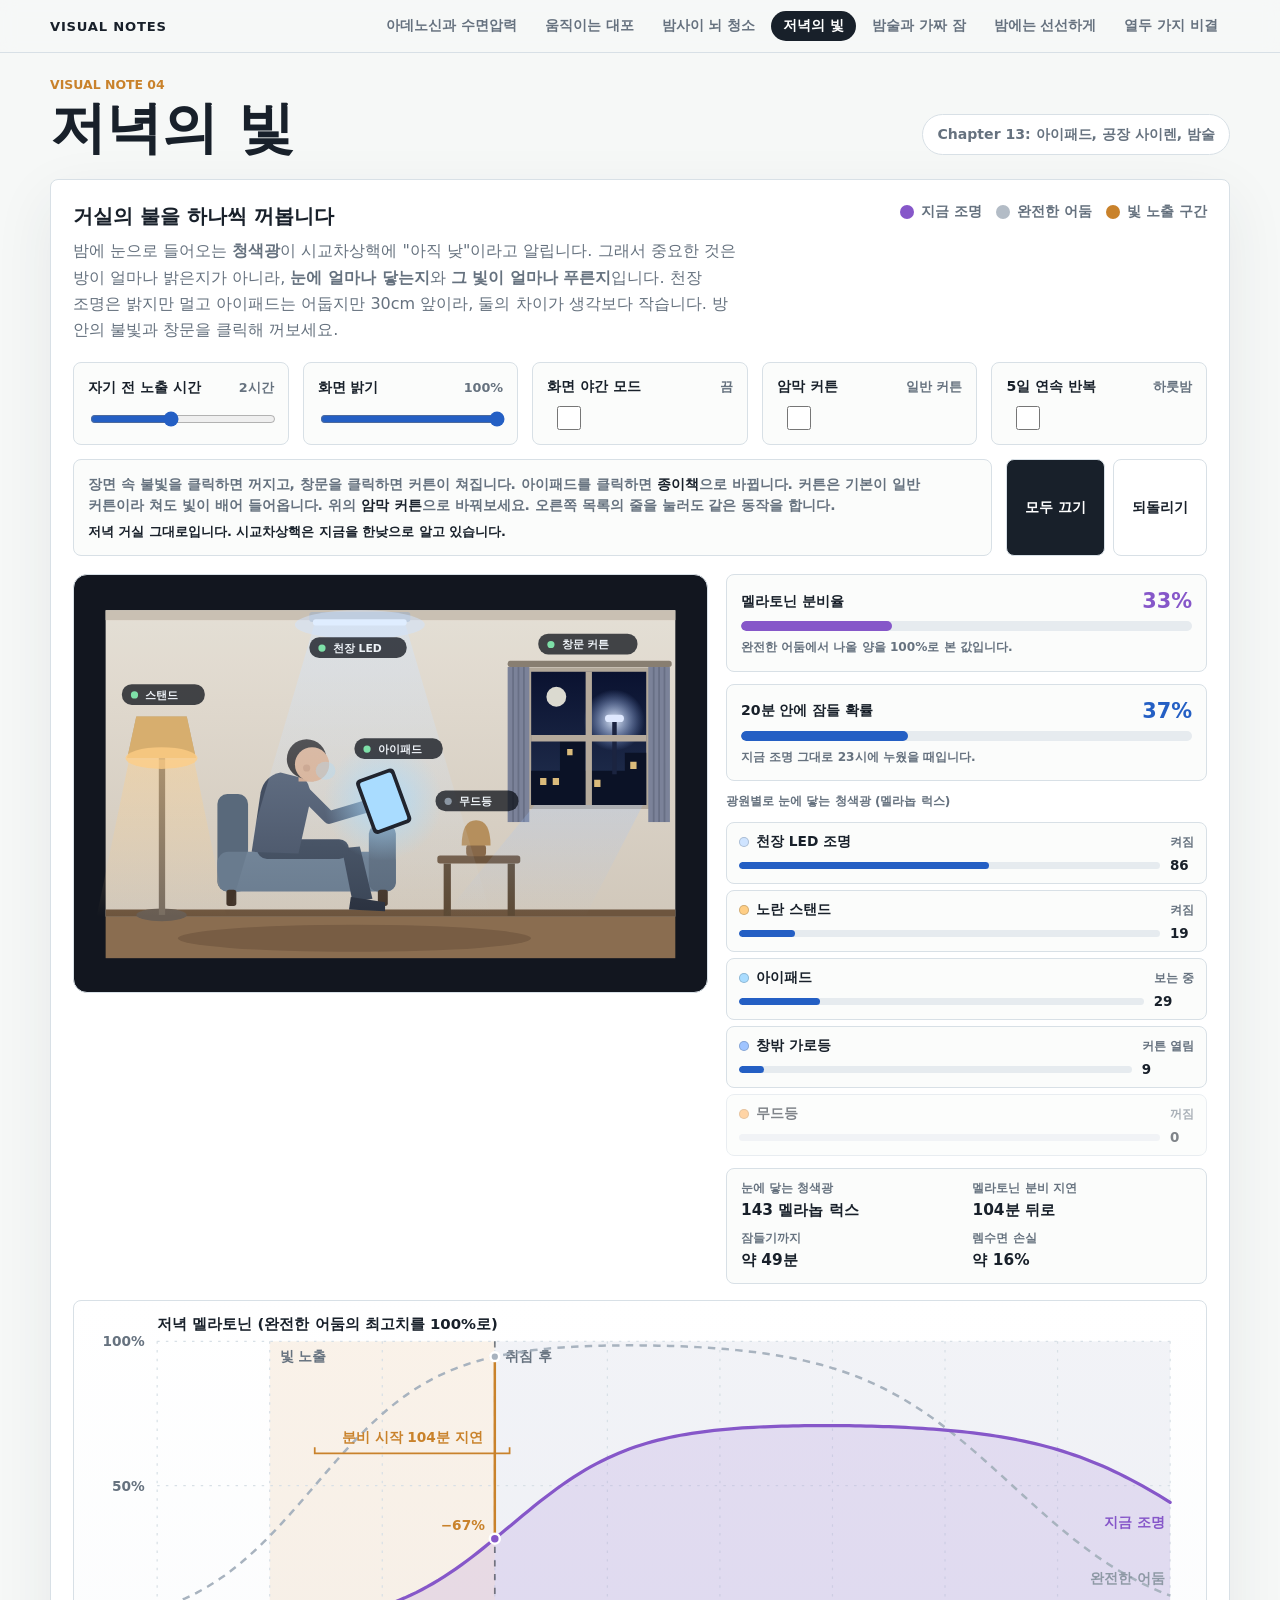
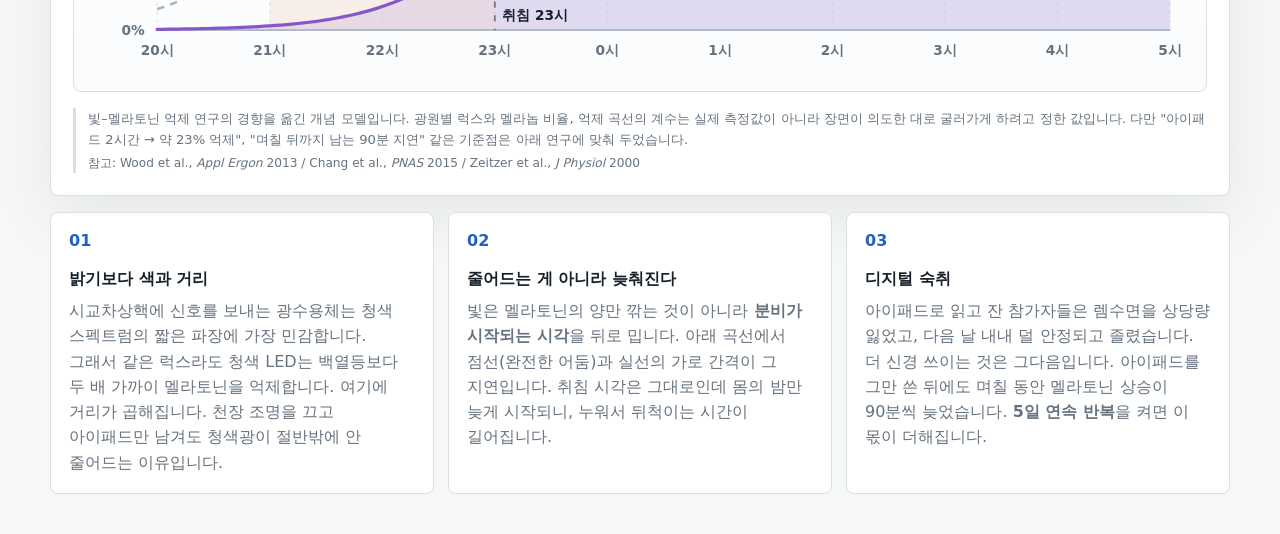
<file: light_sim/index.html>
<!doctype html>
<html lang="ko">
  <head>
    <meta charset="UTF-8" />
    <meta name="viewport" content="width=device-width, initial-scale=1.0" />
    <title>Why We Sleep Visual Notes</title>
    <link rel="stylesheet" href="../styles.css" />
  </head>
  <body>
    <main class="app-shell">
      <section class="topbar" aria-labelledby="page-title">
        <div>
          <p class="eyebrow">Visual Note 04</p>
          <h1 id="page-title">저녁의 빛</h1>
        </div>
        <div class="chapter-pill">Chapter 13: 아이패드, 공장 사이렌, 밤술</div>
      </section>

      <section class="visual-stage" aria-label="저녁 조명과 멜라토닌 시뮬레이터">
        <div class="chart-header">
          <div>
            <h2>거실의 불을 하나씩 꺼봅니다</h2>
            <p>
              밤에 눈으로 들어오는 <b>청색광</b>이 시교차상핵에 "아직 낮"이라고 알립니다.
              그래서 중요한 것은 방이 얼마나 밝은지가 아니라, <b>눈에 얼마나 닿는지</b>와 <b>그 빛이 얼마나 푸른지</b>입니다.
              천장 조명은 밝지만 멀고 아이패드는 어둡지만 30cm 앞이라, 둘의 차이가 생각보다 작습니다.
              방 안의 불빛과 창문을 클릭해 꺼보세요.
            </p>
          </div>
          <div class="legend" aria-label="그래프 범례">
            <span><i class="swatch swatch-melatonin"></i>지금 조명</span>
            <span><i class="swatch swatch-dark"></i>완전한 어둠</span>
            <span><i class="swatch swatch-exposure"></i>빛 노출 구간</span>
          </div>
        </div>

        <div class="control-panel light-controls" aria-label="시뮬레이션 조절">
          <label>
            <span>자기 전 노출 시간 <b id="exposureValue"></b></span>
            <input id="exposure" type="range" min="0.5" max="4" step="0.25" value="2" />
          </label>
          <label>
            <span>화면 밝기 <b id="brightnessValue"></b></span>
            <input id="brightness" type="range" min="20" max="100" step="5" value="100" />
          </label>
          <label class="toggle-card">
            <span>화면 야간 모드 <b id="nightShiftValue"></b></span>
            <input id="nightShift" type="checkbox" />
          </label>
          <label class="toggle-card">
            <span>암막 커튼 <b id="blackoutValue"></b></span>
            <input id="blackout" type="checkbox" />
          </label>
          <label class="toggle-card">
            <span>5일 연속 반복 <b id="repeatValue"></b></span>
            <input id="repeatNights" type="checkbox" />
          </label>
          <div class="sleep-controls">
            <div class="drag-help">
              장면 속 불빛을 클릭하면 꺼지고, 창문을 클릭하면 커튼이 쳐집니다.
              아이패드를 클릭하면 <em>종이책</em>으로 바뀝니다.
              커튼은 기본이 일반 커튼이라 쳐도 빛이 배어 들어옵니다. 위의 <em>암막 커튼</em>으로 바꿔보세요.
              오른쪽 목록의 줄을 눌러도 같은 동작을 합니다.
              <b id="statusValue"></b>
            </div>
            <div class="button-row">
              <button id="allOff" type="button">모두 끄기</button>
              <button id="reset" type="button">되돌리기</button>
            </div>
          </div>
        </div>

        <div class="light-stage">
          <div class="room-frame">
            <!-- 방 그림은 움직이지 않는 배경이라 마크업으로 두고,
                 JS는 data-* 속성과 어둡기 값만 바꾼다. 그리기 코드는 차트에만 있다. -->
            <svg
              id="roomScene"
              class="room-scene"
              viewBox="0 0 680 440"
              role="group"
              aria-label="거실 단면. 조명을 클릭해 끄거나 켤 수 있습니다."
              data-ceiling="on"
              data-lamp="on"
              data-mood="off"
              data-screen="tablet"
              data-night-shift="off"
              data-curtain="open"
              data-curtain-kind="sheer"
            >
              <defs>
                <linearGradient id="wallPaint" x1="0" y1="0" x2="0" y2="1">
                  <stop offset="0" stop-color="#e9e3d9" />
                  <stop offset="1" stop-color="#d5ccbf" />
                </linearGradient>
                <linearGradient id="nightSky" x1="0" y1="0" x2="0" y2="1">
                  <stop offset="0" stop-color="#0a1230" />
                  <stop offset="1" stop-color="#22304f" />
                </linearGradient>
                <!-- stop-color를 var()로 쓰면 프레젠테이션 속성이라 브라우저가 무시한다.
                     빛 색 토큰은 styles.css의 .stop-* / .tint-* 규칙에서 꽂는다 -->
                <linearGradient id="ceilingBeam" x1="0" y1="0" x2="0" y2="1">
                  <stop class="stop-cool" offset="0" stop-opacity="0.9" />
                  <stop class="stop-cool" offset="1" stop-opacity="0" />
                </linearGradient>
                <linearGradient id="lampBeam" x1="0" y1="0" x2="0" y2="1">
                  <stop class="stop-warm" offset="0" stop-opacity="0.85" />
                  <stop class="stop-warm" offset="1" stop-opacity="0" />
                </linearGradient>
                <linearGradient id="windowBeam" x1="0" y1="0" x2="0" y2="1">
                  <stop class="stop-outside" offset="0" stop-opacity="0.55" />
                  <stop class="stop-outside" offset="1" stop-opacity="0" />
                </linearGradient>
                <radialGradient id="moodGlow">
                  <stop class="stop-amber" offset="0" stop-opacity="0.85" />
                  <stop class="stop-amber" offset="1" stop-opacity="0" />
                </radialGradient>
                <radialGradient id="screenGlow">
                  <stop class="stop-screen" offset="0" stop-opacity="0.8" />
                  <stop class="stop-screen" offset="1" stop-opacity="0" />
                </radialGradient>
                <radialGradient id="streetGlow">
                  <stop offset="0" stop-color="#eaf3ff" stop-opacity="0.95" />
                  <stop offset="1" stop-color="#8fb4ff" stop-opacity="0" />
                </radialGradient>
                <clipPath id="windowGlass">
                  <rect x="496" y="96" width="128" height="148" />
                </clipPath>
              </defs>

              <!-- 1층: 방 구조와 가구. 여기 있는 것은 스스로 빛나지 않으므로 어둡기 막에 덮인다 -->
              <g class="room-structure">
                <rect x="24" y="28" width="632" height="340" fill="url(#wallPaint)" />
                <rect x="24" y="28" width="632" height="11" fill="#cdc4b7" />
                <rect x="24" y="360" width="632" height="8" fill="#6f573f" />
                <rect x="24" y="368" width="632" height="46" fill="#8d6f52" />
                <ellipse cx="300" cy="392" rx="196" ry="15" fill="#7a5f45" />

                <!-- 창틀. 커튼을 쳐도 남는 부분이라 구조 층에 둔다 -->
                <rect
                  x="496"
                  y="96"
                  width="128"
                  height="148"
                  fill="#101a30"
                  stroke="#b5aa9c"
                  stroke-width="9"
                />
                <rect x="470" y="84" width="182" height="7" rx="3" fill="#8b8073" />

                <!-- 커튼. 닫으면 가로로 늘어나 창을 덮는다.
                     천 색은 종류(일반/암막)에 따라 달라지므로 styles.css에서 칠한다 -->
                <g class="curtain curtain-left">
                  <rect class="curtain-cloth" x="470" y="91" width="24" height="172" />
                  <path class="curtain-fold" d="M 476 91 L 476 263 M 482 91 L 482 263 M 488 91 L 488 263" />
                </g>
                <g class="curtain curtain-right">
                  <rect class="curtain-cloth" x="626" y="91" width="24" height="172" />
                  <path class="curtain-fold" d="M 632 91 L 632 263 M 638 91 L 638 263 M 644 91 L 644 263" />
                </g>

                <!-- 소파 -->
                <rect x="148" y="232" width="34" height="108" rx="11" fill="#5b6b7d" />
                <rect x="148" y="296" width="198" height="44" rx="12" fill="#6b7d91" />
                <rect x="316" y="266" width="30" height="74" rx="10" fill="#5b6b7d" />
                <rect x="158" y="338" width="11" height="18" rx="3" fill="#43352a" />
                <rect x="326" y="338" width="11" height="18" rx="3" fill="#43352a" />

                <!-- 소파에 앉은 사람 (오른쪽을 보고 있다) -->
                <g class="person">
                  <path d="M 286 292 L 306 290 L 320 348 L 298 352 Z" fill="#3a4557" />
                  <path d="M 296 346 L 334 352 L 334 362 L 294 360 Z" rx="4" fill="#2b3240" />
                  <rect x="192" y="282" width="102" height="22" rx="11" fill="#3a4557" />
                  <path d="M 186 296 L 196 230 Q 200 212 218 208 L 242 214 Q 254 220 250 244 L 238 298 Z" fill="#445063" />
                  <rect x="238" y="200" width="17" height="18" fill="#d5a483" />
                  <!-- 옆모습이라 머리카락 원을 뒤통수 쪽으로 조금 밀고 그 위에 얼굴 원을 얹는다 -->
                  <circle cx="247" cy="193" r="22" fill="#2b2521" />
                  <circle cx="253" cy="199" r="19" fill="#e0b08d" />
                  <circle cx="247" cy="203" r="4" fill="#cf9d7b" />
                  <path
                    d="M 242 228 L 272 258 L 312 246"
                    fill="none"
                    stroke="#445063"
                    stroke-width="14"
                    stroke-linecap="round"
                    stroke-linejoin="round"
                  />
                  <!-- 종이책 모드일 때만 보인다. 스스로 빛나지 않으니 구조 층에 있어야 방이 어두우면 같이 어두워진다 -->
                  <g class="paper-book">
                    <path d="M 306 240 L 340 226 L 356 240 L 322 254 Z" fill="#f2ece0" />
                    <path d="M 306 240 L 322 254 L 322 260 L 306 246 Z" fill="#cfc6b6" />
                    <path d="M 356 240 L 322 254 L 322 260 L 356 246 Z" fill="#ddd4c4" />
                  </g>
                </g>

                <!-- 사이드 테이블과 무드등 -->
                <rect x="392" y="300" width="92" height="9" rx="3" fill="#6f573f" />
                <rect x="399" y="309" width="8" height="58" fill="#5e4a35" />
                <rect x="470" y="309" width="8" height="58" fill="#5e4a35" />
                <rect x="424" y="288" width="22" height="13" rx="4" fill="#8a6a4a" />
                <path d="M 419 289 Q 419 261 435 261 Q 451 261 451 289 Z" fill="#b9925f" />

                <!-- 플로어 스탠드 -->
                <ellipse cx="86" cy="366" rx="28" ry="7" fill="#6a5f55" />
                <rect x="83" y="190" width="7" height="176" fill="#7a6f63" />
                <path d="M 58 146 L 114 146 L 124 192 L 48 192 Z" fill="#a98a55" />

                <!-- 천장 LED 등기구 -->
                <rect x="250" y="30" width="112" height="11" rx="3" fill="#b4bbc3" />
              </g>

              <!-- 2층: 방 전체 어둡기. 불이 꺼질수록 진해진다 (JS가 opacity만 바꾼다) -->
              <rect id="roomShade" x="24" y="28" width="632" height="386" fill="#05070f" opacity="0" />

              <!-- 3층: 스스로 빛나는 것들. 어둡기 막 위에 있어야 방이 깜깜해도 제대로 빛난다 -->
              <g class="room-lights">
                <g class="light-source source-window">
                  <g clip-path="url(#windowGlass)">
                    <rect x="496" y="96" width="128" height="148" fill="url(#nightSky)" />
                    <circle cx="524" cy="124" r="11" fill="#f2f0e2" opacity="0.9" />
                    <path d="M 496 206 L 528 206 L 528 172 L 556 172 L 556 206 L 600 206 L 600 186 L 624 186 L 624 244 L 496 244 Z" fill="#0b1226" />
                    <path
                      d="M 506 214 h 7 v 8 h -7 Z M 520 214 h 7 v 8 h -7 Z M 536 182 h 6 v 7 h -6 Z M 566 216 h 7 v 8 h -7 Z M 606 196 h 7 v 8 h -7 Z"
                      fill="#ffd98a"
                      opacity="0.85"
                    />
                    <circle cx="588" cy="150" r="34" fill="url(#streetGlow)" />
                    <rect x="586" y="150" width="5" height="60" fill="#1b2440" />
                    <rect x="578" y="144" width="21" height="8" rx="4" fill="#dfe9ff" />
                  </g>
                  <path d="M 560 96 L 560 244 M 496 170 L 624 170" stroke="#b5aa9c" stroke-width="7" />
                  <path d="M 500 244 L 620 244 L 556 368 L 398 368 Z" fill="url(#windowBeam)" class="beam" />
                </g>

                <g class="light-source source-ceiling">
                  <path d="M 256 42 L 356 42 L 452 368 L 160 368 Z" fill="url(#ceilingBeam)" class="beam" />
                  <rect x="254" y="38" width="104" height="7" rx="3" fill="#f0f7ff" />
                  <ellipse class="tint-cool" cx="306" cy="44" rx="72" ry="16" opacity="0.5" />
                </g>

                <g class="light-source source-lamp">
                  <path d="M 50 194 L 122 194 L 158 368 L 14 368 Z" fill="url(#lampBeam)" class="beam" />
                  <path class="tint-warm" d="M 58 146 L 114 146 L 124 192 L 48 192 Z" opacity="0.55" />
                  <ellipse class="tint-warm" cx="86" cy="192" rx="40" ry="12" opacity="0.75" />
                </g>

                <g class="light-source source-mood">
                  <circle cx="435" cy="278" r="62" fill="url(#moodGlow)" />
                  <path class="tint-amber" d="M 419 289 Q 419 261 435 261 Q 451 261 451 289 Z" />
                </g>

                <!-- 아이패드. 손에 들린 각도로 기울여 둔다 -->
                <g class="light-source source-screen" transform="rotate(-20 332 240)">
                  <circle cx="332" cy="240" r="66" fill="url(#screenGlow)" />
                  <rect x="310" y="208" width="45" height="64" rx="5" fill="#20242e" />
                  <rect class="tint-screen" x="314" y="212" width="37" height="56" rx="3" />
                </g>
                <!-- 화면이 얼굴을 비추는 몫 -->
                <ellipse class="face-light tint-screen" cx="268" cy="206" rx="11" ry="10" opacity="0.32" />
              </g>

              <!-- 4층: 클릭 영역과 이름표. 방이 아무리 어두워도 읽혀야 하므로 맨 위에 둔다 -->
              <g class="room-hotspots">
                <g class="light-hotspot hotspot-ceiling" data-source="ceiling" role="button" tabindex="0" aria-pressed="true">
                  <rect class="hotspot-ring" x="238" y="22" width="140" height="40" rx="10" />
                  <rect class="hotspot-hit" x="238" y="22" width="140" height="40" />
                  <rect class="pill" x="250" y="58" width="108" height="23" rx="11" />
                  <circle class="pill-dot" cx="264" cy="70" r="4" />
                  <text class="pill-text" x="276" y="74">천장 LED</text>
                </g>

                <g class="light-hotspot hotspot-lamp" data-source="lamp" role="button" tabindex="0" aria-pressed="true">
                  <rect class="hotspot-ring" x="40" y="138" width="94" height="60" rx="10" />
                  <rect class="hotspot-hit" x="40" y="138" width="94" height="60" />
                  <rect class="pill" x="42" y="110" width="92" height="23" rx="11" />
                  <circle class="pill-dot" cx="56" cy="122" r="4" />
                  <text class="pill-text" x="68" y="126">스탠드</text>
                </g>

                <g class="light-hotspot hotspot-screen" data-source="screen" role="button" tabindex="0" aria-pressed="true">
                  <rect class="hotspot-ring" x="298" y="200" width="72" height="84" rx="10" />
                  <rect class="hotspot-hit" x="298" y="200" width="72" height="84" />
                  <rect class="pill" x="300" y="170" width="98" height="23" rx="11" />
                  <circle class="pill-dot" cx="314" cy="182" r="4" />
                  <text class="pill-text" id="screenPillText" x="326" y="186">아이패드</text>
                </g>

                <g class="light-hotspot hotspot-mood" data-source="mood" role="button" tabindex="0" aria-pressed="false">
                  <rect class="hotspot-ring" x="410" y="256" width="52" height="50" rx="10" />
                  <rect class="hotspot-hit" x="410" y="256" width="52" height="50" />
                  <rect class="pill" x="390" y="228" width="92" height="23" rx="11" />
                  <circle class="pill-dot" cx="404" cy="240" r="4" />
                  <text class="pill-text" x="416" y="244">무드등</text>
                </g>

                <g class="light-hotspot hotspot-window" data-source="window" role="button" tabindex="0" aria-pressed="true">
                  <rect class="hotspot-ring" x="486" y="86" width="148" height="168" rx="10" />
                  <rect class="hotspot-hit" x="486" y="86" width="148" height="168" />
                  <rect class="pill" x="504" y="54" width="110" height="23" rx="11" />
                  <circle class="pill-dot" cx="518" cy="66" r="4" />
                  <text class="pill-text" x="530" y="70">창문 커튼</text>
                </g>
              </g>
            </svg>
          </div>

          <div class="light-panel">
            <div class="gauge">
              <span class="gauge-label">멜라토닌 분비율 <b id="melatoninValue">—</b></span>
              <div class="gauge-track"><i id="melatoninBar" class="bar-melatonin"></i></div>
              <small>완전한 어둠에서 나올 양을 100%로 본 값입니다.</small>
            </div>
            <div class="gauge">
              <span class="gauge-label">20분 안에 잠들 확률 <b id="chanceValue">—</b></span>
              <div class="gauge-track"><i id="chanceBar" class="bar-chance"></i></div>
              <small>지금 조명 그대로 23시에 누웠을 때입니다.</small>
            </div>

            <p class="source-caption">광원별로 눈에 닿는 청색광 (멜라놉 럭스)</p>
            <ul class="source-list" id="sourceList" aria-label="광원별 청색광 기여">
              <li>
                <button type="button" data-source="ceiling" aria-pressed="true">
                  <span class="source-name"><i class="source-dot"></i>천장 LED 조명</span>
                  <span class="source-state">—</span>
                  <span class="source-bar"><i></i></span>
                  <span class="source-value">—</span>
                </button>
              </li>
              <li>
                <button type="button" data-source="lamp" aria-pressed="true">
                  <span class="source-name"><i class="source-dot"></i>노란 스탠드</span>
                  <span class="source-state">—</span>
                  <span class="source-bar"><i></i></span>
                  <span class="source-value">—</span>
                </button>
              </li>
              <li>
                <button type="button" data-source="screen" aria-pressed="true">
                  <span class="source-name"><i class="source-dot"></i>아이패드</span>
                  <span class="source-state">—</span>
                  <span class="source-bar"><i></i></span>
                  <span class="source-value">—</span>
                </button>
              </li>
              <li>
                <button type="button" data-source="window" aria-pressed="true">
                  <span class="source-name"><i class="source-dot"></i>창밖 가로등</span>
                  <span class="source-state">—</span>
                  <span class="source-bar"><i></i></span>
                  <span class="source-value">—</span>
                </button>
              </li>
              <li>
                <button type="button" data-source="mood" aria-pressed="false">
                  <span class="source-name"><i class="source-dot"></i>무드등</span>
                  <span class="source-state">—</span>
                  <span class="source-bar"><i></i></span>
                  <span class="source-value">—</span>
                </button>
              </li>
            </ul>

            <dl class="light-readout">
              <div>
                <dt>눈에 닿는 청색광</dt>
                <dd id="mediValue">—</dd>
              </div>
              <div>
                <dt>멜라토닌 분비 지연</dt>
                <dd id="delayValue">—</dd>
              </div>
              <div>
                <dt>잠들기까지</dt>
                <dd id="latencyValue">—</dd>
              </div>
              <div>
                <dt>렘수면 손실</dt>
                <dd id="remValue">—</dd>
              </div>
            </dl>
          </div>
        </div>

        <div class="chart-frame light-chart-frame">
          <svg id="melatoninChart" role="img" aria-label="저녁 멜라토닌 분비 곡선"></svg>
        </div>

        <p class="model-note">
          빛–멜라토닌 억제 연구의 경향을 옮긴 개념 모델입니다. 광원별 럭스와 멜라놉 비율, 억제 곡선의 계수는
          실제 측정값이 아니라 장면이 의도한 대로 굴러가게 하려고 정한 값입니다.
          다만 "아이패드 2시간 → 약 23% 억제", "며칠 뒤까지 남는 90분 지연" 같은 기준점은 아래 연구에 맞춰 두었습니다.
          <span>
            참고: Wood et al., <i>Appl Ergon</i> 2013 / Chang et al., <i>PNAS</i> 2015 / Zeitzer et al., <i>J Physiol</i> 2000
          </span>
        </p>
      </section>

      <section class="insight-grid" aria-label="핵심 설명">
        <article>
          <span class="metric">01</span>
          <h3>밝기보다 색과 거리</h3>
          <p>
            시교차상핵에 신호를 보내는 광수용체는 청색 스펙트럼의 짧은 파장에 가장 민감합니다.
            그래서 같은 럭스라도 청색 LED는 백열등보다 두 배 가까이 멜라토닌을 억제합니다.
            여기에 거리가 곱해집니다. 천장 조명을 끄고 아이패드만 남겨도 청색광이 절반밖에 안 줄어드는 이유입니다.
          </p>
        </article>
        <article>
          <span class="metric">02</span>
          <h3>줄어드는 게 아니라 늦춰진다</h3>
          <p>
            빛은 멜라토닌의 양만 깎는 것이 아니라 <b>분비가 시작되는 시각</b>을 뒤로 밉니다.
            아래 곡선에서 점선(완전한 어둠)과 실선의 가로 간격이 그 지연입니다.
            취침 시각은 그대로인데 몸의 밤만 늦게 시작되니, 누워서 뒤척이는 시간이 길어집니다.
          </p>
        </article>
        <article>
          <span class="metric">03</span>
          <h3>디지털 숙취</h3>
          <p>
            아이패드로 읽고 잔 참가자들은 렘수면을 상당량 잃었고, 다음 날 내내 덜 안정되고 졸렸습니다.
            더 신경 쓰이는 것은 그다음입니다. 아이패드를 그만 쓴 뒤에도 며칠 동안 멜라토닌 상승이 90분씩 늦었습니다.
            <b>5일 연속 반복</b>을 켜면 이 몫이 더해집니다.
          </p>
        </article>
      </section>
    </main>

    <script src="../nav.js"></script>
    <script src="../shared.js"></script>
    <script src="../light.js"></script>
  </body>
</html>
</file>
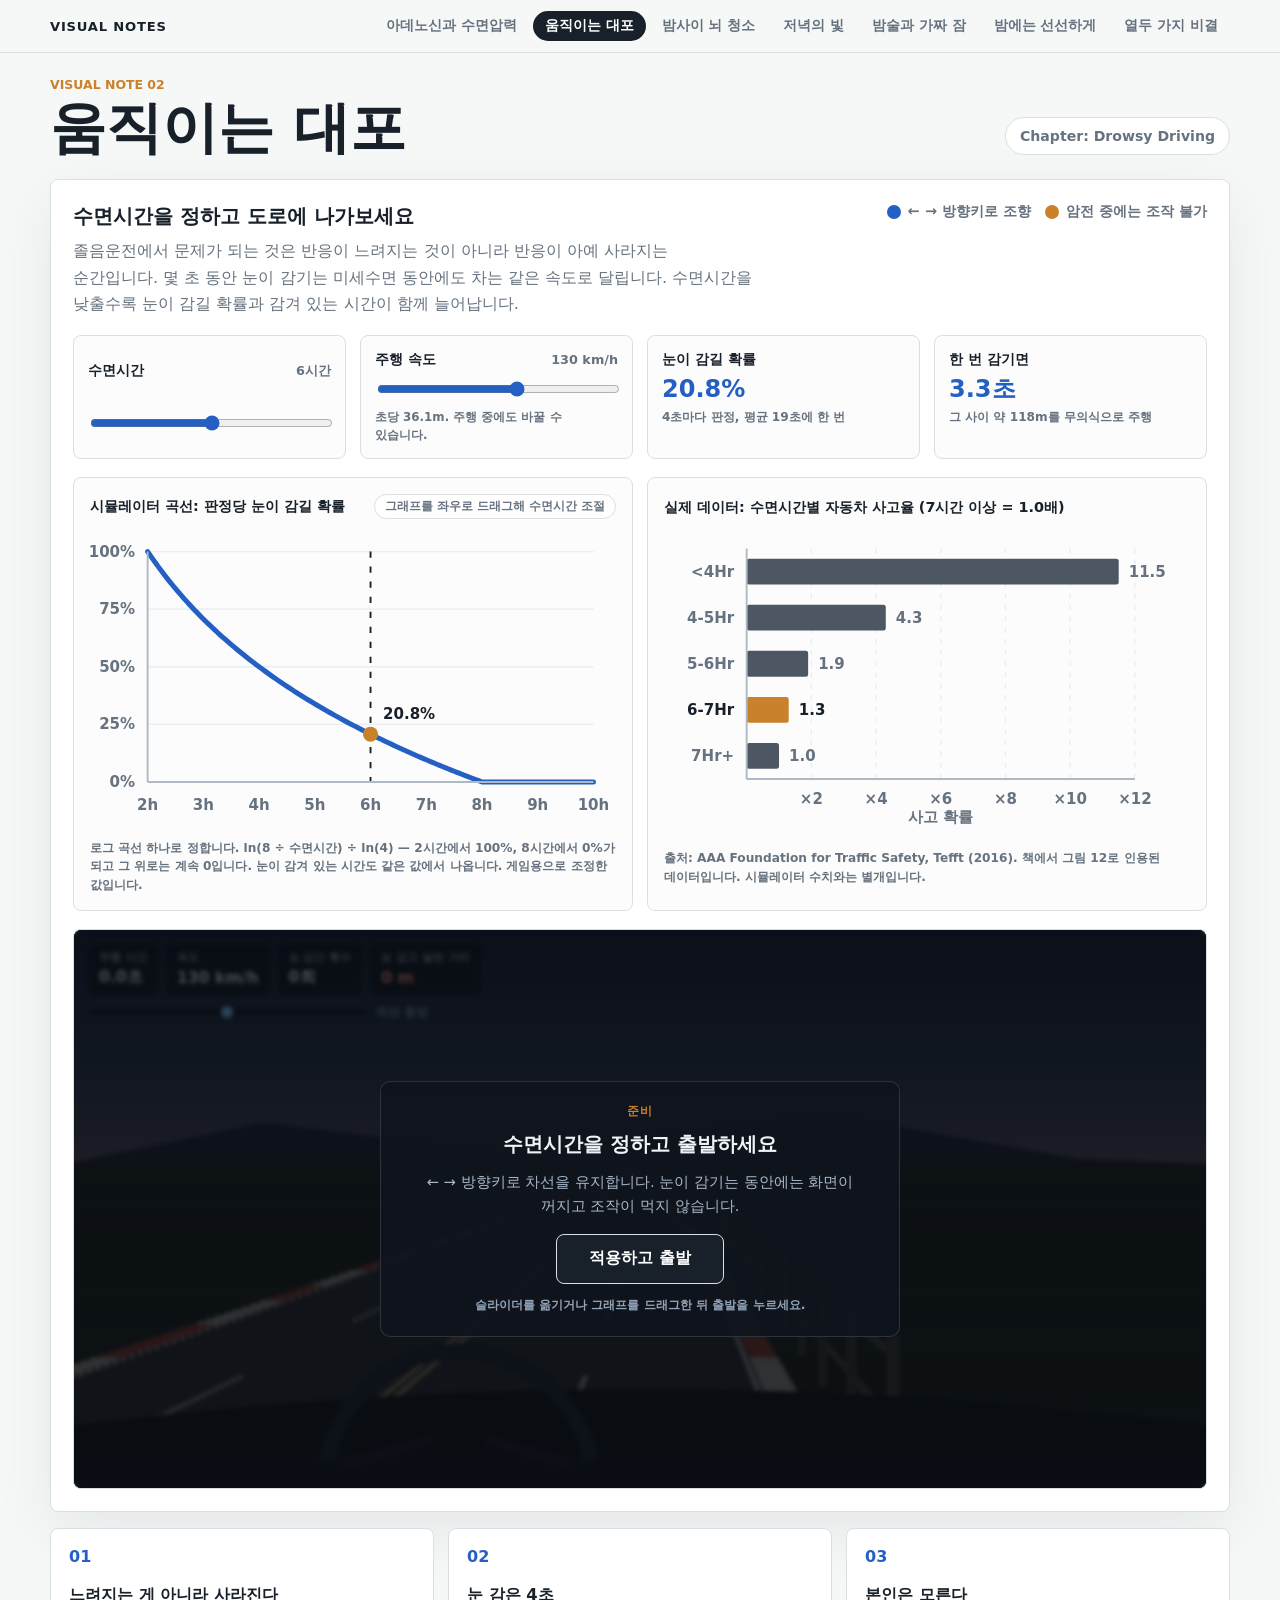
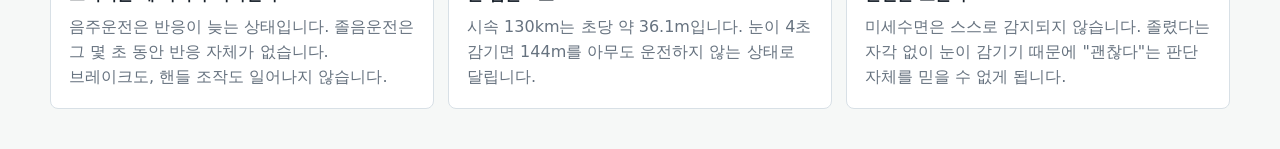
<file: microsleep_sim/index.html>
<!doctype html>
<html lang="ko">
  <head>
    <meta charset="UTF-8" />
    <meta name="viewport" content="width=device-width, initial-scale=1.0" />
    <title>Why We Sleep Visual Notes</title>
    <link rel="stylesheet" href="../styles.css" />
  </head>
  <body>
    <main class="app-shell">
      <section class="topbar" aria-labelledby="page-title">
        <div>
          <p class="eyebrow">Visual Note 02</p>
          <h1 id="page-title">움직이는 대포</h1>
        </div>
        <div class="chapter-pill">Chapter: Drowsy Driving</div>
      </section>

      <section class="visual-stage" aria-label="졸음운전 시뮬레이터">
        <div class="chart-header">
          <div>
            <h2>수면시간을 정하고 도로에 나가보세요</h2>
            <p>
              졸음운전에서 문제가 되는 것은 반응이 느려지는 것이 아니라 반응이 아예 사라지는 순간입니다.
              몇 초 동안 눈이 감기는 미세수면 동안에도 차는 같은 속도로 달립니다.
              수면시간을 낮출수록 눈이 감길 확률과 감겨 있는 시간이 함께 늘어납니다.
            </p>
          </div>
          <div class="legend" aria-label="조작 안내">
            <span><i class="swatch swatch-pressure"></i>← → 방향키로 조향</span>
            <span><i class="swatch swatch-caffeine"></i>암전 중에는 조작 불가</span>
          </div>
        </div>

        <div class="control-panel drive-controls">
          <label>
            <span>수면시간 <b id="sleepHoursValue"></b></span>
            <input id="sleepHours" type="range" min="2" max="10" step="0.5" value="6" />
          </label>
          <label>
            <span>주행 속도 <b id="speedValue"></b></span>
            <input id="speed" type="range" min="60" max="180" step="5" value="130" />
            <small id="speedHint"></small>
          </label>
          <div class="stat-card">
            <span>눈이 감길 확률</span>
            <b id="probValue"></b>
            <small id="probHint"></small>
          </div>
          <div class="stat-card">
            <span>한 번 감기면</span>
            <b id="closeValue"></b>
            <small id="closeHint"></small>
          </div>
        </div>

        <div class="dual-charts">
          <figure class="mini-chart">
            <figcaption>
              시뮬레이터 곡선: 판정당 눈이 감길 확률
              <span class="drag-badge">그래프를 좌우로 드래그해 수면시간 조절</span>
            </figcaption>
            <svg id="riskCurve" role="img" aria-label="수면시간에 따른 미세수면 발생 확률 곡선"></svg>
            <small>
              로그 곡선 하나로 정합니다. ln(8 ÷ 수면시간) ÷ ln(4) — 2시간에서 100%, 8시간에서 0%가 되고
              그 위로는 계속 0입니다. 눈이 감겨 있는 시간도 같은 값에서 나옵니다. 게임용으로 조정한 값입니다.
            </small>
          </figure>

          <figure class="mini-chart">
            <figcaption>실제 데이터: 수면시간별 자동차 사고율 (7시간 이상 = 1.0배)</figcaption>
            <svg id="crashRiskChart" role="img" aria-label="수면시간 구간별 자동차 사고율 비교"></svg>
            <small>
              출처: AAA Foundation for Traffic Safety, Tefft (2016). 책에서 그림 12로 인용된 데이터입니다.
              시뮬레이터 수치와는 별개입니다.
            </small>
          </figure>
        </div>

        <div class="drive-frame" id="driveFrame">
          <canvas id="driveCanvas"></canvas>

          <div class="eyelid eyelid-top" aria-hidden="true"></div>
          <div class="eyelid eyelid-bottom" aria-hidden="true"></div>

          <div class="drive-hud" aria-hidden="true">
            <div class="hud-row">
              <div class="hud-item"><span>주행 시간</span><b id="hudTime">0.0초</b></div>
              <div class="hud-item"><span>속도</span><b id="hudSpeed">-</b></div>
              <div class="hud-item"><span>눈 감긴 횟수</span><b id="hudClosures">0</b></div>
              <div class="hud-item hud-danger"><span>눈 감고 달린 거리</span><b id="hudBlind">0 m</b></div>
            </div>
            <div class="lane-gauge">
              <div class="lane-gauge-track"><i id="laneMarker"></i></div>
              <span id="laneLabel">차선 중앙</span>
            </div>
          </div>

          <div class="drive-overlay" id="driveOverlay">
            <div class="overlay-card">
              <p class="overlay-eyebrow" id="overlayEyebrow">준비</p>
              <h3 id="overlayTitle">수면시간을 정하고 적용을 누르세요</h3>
              <p id="overlayBody">
                ← → 방향키로 도로 중앙을 유지합니다. 눈이 감기는 동안에는 화면이 꺼지고 조작이 먹지 않습니다.
              </p>
              <dl class="overlay-stats" id="overlayStats" hidden>
                <div><dt>버틴 시간</dt><dd id="statTime">-</dd></div>
                <div><dt>눈이 감긴 횟수</dt><dd id="statClosures">-</dd></div>
                <div><dt>눈 감고 달린 거리</dt><dd id="statBlind">-</dd></div>
                <div><dt>사고 원인</dt><dd id="statReason">-</dd></div>
              </dl>
              <button id="overlayButton" type="button">적용하고 출발</button>
              <small id="applyHint">슬라이더를 옮긴 뒤 적용을 누르면 주행이 시작됩니다.</small>
            </div>
          </div>

          <div class="touch-controls" aria-hidden="true">
            <button id="steerLeft" type="button">◀</button>
            <button id="steerRight" type="button">▶</button>
          </div>
        </div>
      </section>

      <section class="insight-grid" aria-label="핵심 설명">
        <article>
          <span class="metric">01</span>
          <h3>느려지는 게 아니라 사라진다</h3>
          <p>
            음주운전은 반응이 늦는 상태입니다. 졸음운전은 그 몇 초 동안 반응 자체가 없습니다.
            브레이크도, 핸들 조작도 일어나지 않습니다.
          </p>
        </article>
        <article>
          <span class="metric">02</span>
          <h3>눈 감은 4초</h3>
          <p id="distanceNote">
            눈이 4초 감기면 그만큼의 거리를 아무도 운전하지 않는 상태로 달립니다.
          </p>
        </article>
        <article>
          <span class="metric">03</span>
          <h3>본인은 모른다</h3>
          <p>
            미세수면은 스스로 감지되지 않습니다. 졸렸다는 자각 없이 눈이 감기기 때문에
            "괜찮다"는 판단 자체를 믿을 수 없게 됩니다.
          </p>
        </article>
      </section>

    </main>

    <script src="../nav.js"></script>
    <script src="../shared.js"></script>
    <script src="../microsleep.js"></script>
  </body>
</html>
</file>
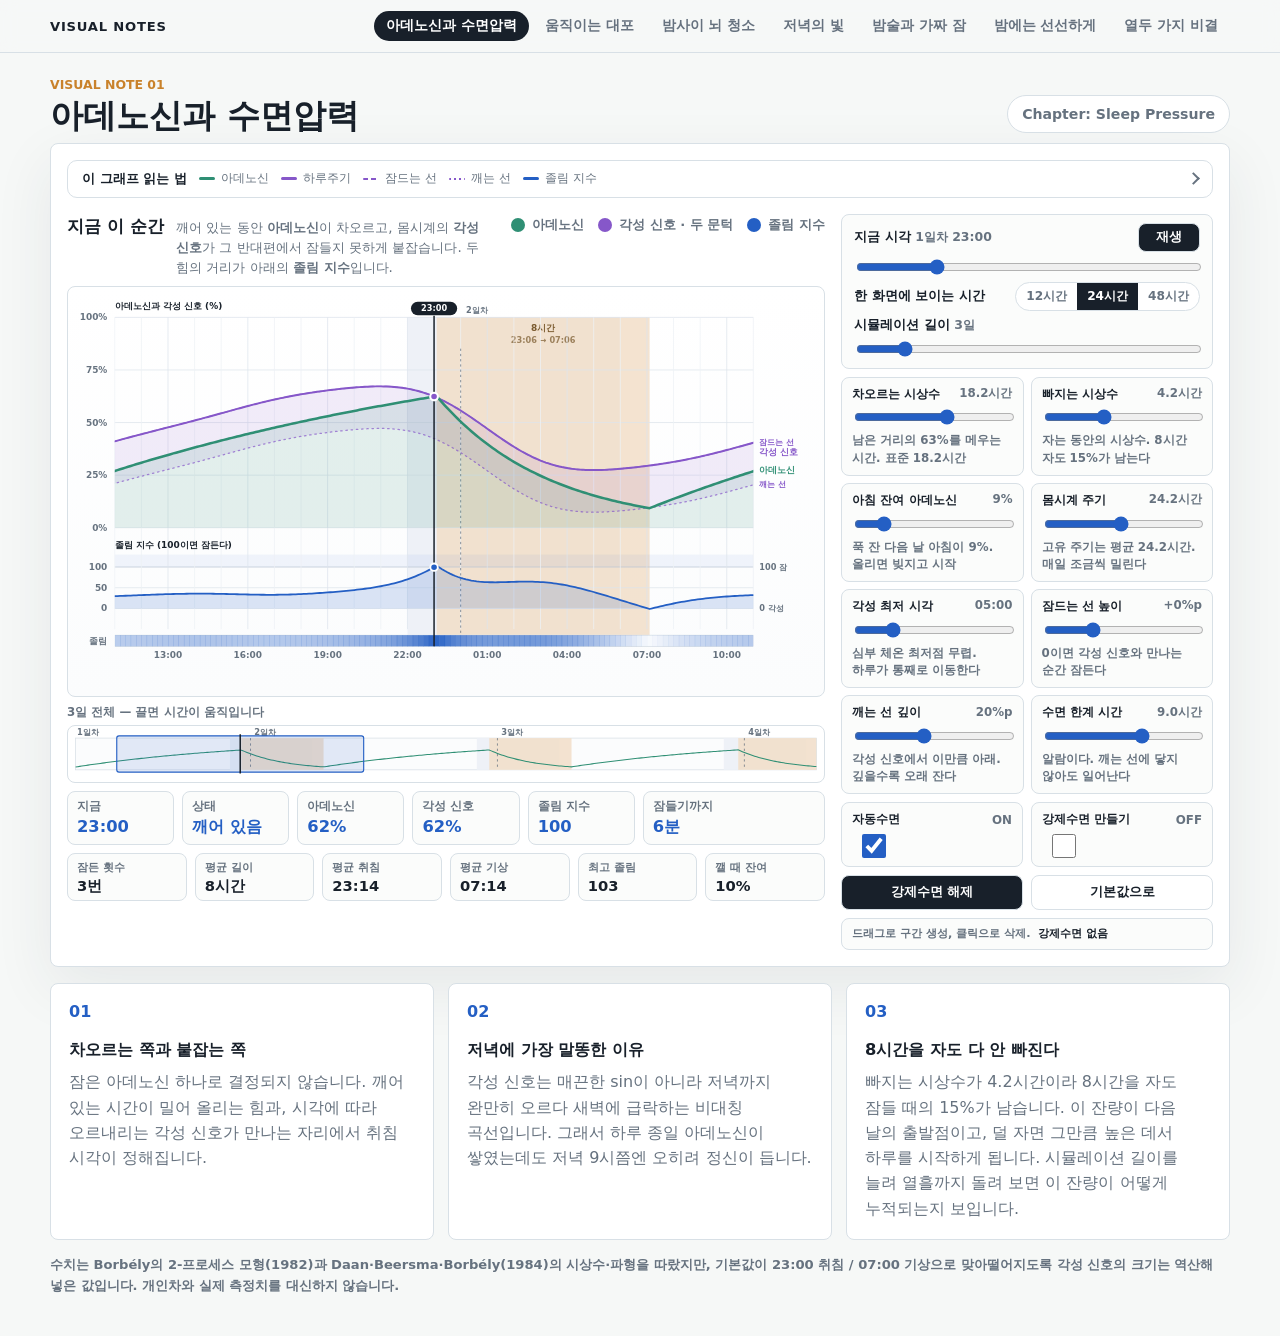
<file: sleep_pressure_sim/index.html>
<!doctype html>
<html lang="ko">
  <head>
    <meta charset="UTF-8" />
    <meta name="viewport" content="width=device-width, initial-scale=1.0" />
    <title>Why We Sleep Visual Notes</title>
    <link rel="stylesheet" href="../styles.css" />
  </head>
  <body>
    <main class="app-shell sp-page">
      <section class="topbar" aria-labelledby="page-title">
        <div>
          <p class="eyebrow">Visual Note 01</p>
          <h1 id="page-title">아데노신과 수면압력</h1>
        </div>
        <div class="chapter-pill">Chapter: Sleep Pressure</div>
      </section>

      <section class="visual-stage sp-stage" aria-label="아데노신과 수면압력 시뮬레이터">
        <!-- 왼쪽은 그래프, 오른쪽은 조절판. 전체를 한 판에 그리던 때는 가로를 다 써야 해서
             조절판이 아래로 밀려났고, 그래서 값과 그래프를 함께 볼 수가 없었다. -->
        <div class="sp-workspace">
          <!-- 그래프 읽는 법. 그래프와 조절판 위에 전폭으로 올려 두고, 펼치면 아래를 덮는다.
               문서 흐름에 두면 펼치는 순간 안내문 높이만큼 아래가 통째로 밀려서
               "그래프가 한 화면에 들어온다"가 깨진다. 접힌 줄에도 선 색 대응표를 남겨
               열지 않아도 최소한은 읽히게 했다. -->
          <details class="sp-guide">
            <summary>
              <span class="sp-guide-title">이 그래프 읽는 법</span>
              <span class="sp-guide-hint">
                <i class="sp-key sp-key-adenosine"></i>아데노신
                <i class="sp-key sp-key-circadian"></i>하루주기
                <i class="sp-key sp-key-sleep"></i>잠드는 선
                <i class="sp-key sp-key-wake"></i>깨는 선
                <i class="sp-key sp-key-doze"></i>졸림 지수
              </span>
            </summary>

            <div class="sp-guide-body">
              <div class="sp-guide-cols">
              <section>
                <h3>1. 화면은 네 층입니다</h3>
                <ul>
                  <li><b>위 패널</b> — 잠을 밀어 올리는 힘과 붙잡는 힘. 세로축은 0~100%이고, 두 힘을 같은 눈금 위에 올려 놓았기 때문에 <b>높이를 직접 비교</b>할 수 있습니다.</li>
                  <li><b>가운데 패널</b> — 졸림 지수. 두 문턱 사이를 100등분한 값이라 <b>0이면 막 깨는 지점, 100이면 막 잠드는 지점</b>입니다. 100을 넘으면 이미 자고 있고, 0 아래로 내려가면 그만큼 말똥합니다.</li>
                  <li><b>맨 아래 색띠</b> — 같은 졸림 값을 진하기로만 나타낸 것. 곡선 높이를 눈으로 좇지 않아도 "몇 시에 얼마나 졸린지"가 한 줄로 읽힙니다.</li>
                  <li><b>미니맵</b> — 위 화면은 전체 기간 중 일부만 잘라 보여 줍니다. 지금 며칠째 어디를 보고 있는지가 여기 파란 창으로 표시됩니다.</li>
                </ul>
              </section>

              <section>
                <h3>2. 선과 색이 뜻하는 것</h3>
                <dl class="sp-guide-keys">
                  <dt><i class="sp-key sp-key-adenosine"></i>초록 굵은 선 · 연초록 면적</dt>
                  <dd><b>아데노신(과정 S)</b>. 깨어 있는 동안 차오르고 자는 동안 빠집니다. 바닥까지 채워 둔 이유는 "쌓인 양"이 선보다 부피로 읽히기 때문입니다.</dd>

                  <dt><i class="sp-key sp-key-circadian"></i>보라 실선</dt>
                  <dd><b>하루주기 각성 신호(과정 C)</b>. 잠을 잤든 안 잤든 시계에 따라 혼자 도는 파형입니다. 저녁까지 완만히 오르다 새벽에 급락하는 비대칭 곡선이라, 이것 때문에 저녁 9시쯤 오히려 정신이 듭니다.</dd>

                  <dt><i class="sp-key sp-key-sleep"></i>보라 긴 점선</dt>
                  <dd><b>잠드는 선</b>. 하루주기에서 '잠드는 선 높이'만큼 위로 옮긴 <b>계산된 선</b>이라 점선입니다. 초록이 이 선을 뚫는 순간이 취침입니다. 기본값이 +0%p라 실선과 정확히 포개져 보이는데, 슬라이더를 올리면 떨어져 나옵니다.</dd>

                  <dt><i class="sp-key sp-key-wake"></i>보라 짧은 점선</dt>
                  <dd><b>깨는 선</b>. 하루주기에서 '깨는 선 깊이'만큼 아래로 옮긴 선. 초록이 여기까지 내려오면 기상입니다.</dd>

                  <dt><i class="sp-key sp-key-band"></i>옅은 보라 띠</dt>
                  <dd>두 점선 사이. <b>이 안에 있으면 자지도 깨지도 않습니다.</b> 띠 자체가 하루주기를 따라 오르내리므로, 이 덩어리가 출렁이는 모양이 곧 몸시계입니다.</dd>

                  <dt><i class="sp-key sp-key-overflow"></i>진한 초록 덩어리</dt>
                  <dd>아데노신이 잠드는 선 위로 넘친 부분. <b>이 면적이 '넘친 수면압력'</b>이고, 넓을수록 곯아떨어진 상태입니다.</dd>

                  <dt><i class="sp-key sp-key-sleepband"></i>베이지 세로 음영</dt>
                  <dd>잠들어 있는 구간. 위쪽에 잔 시간과 취침·기상 시각이 적힙니다.</dd>

                  <dt><i class="sp-key sp-key-now"></i>굵은 세로선 + 시각 알약</dt>
                  <dd>'지금'. 화면은 이 선을 가운데 두고 따라 움직입니다. 아래 <b>지금 이 순간</b> 칸의 숫자가 전부 이 시점 값입니다.</dd>
                </dl>
              </section>

              <section>
                <h3>3. 조작</h3>
                <ul>
                  <li><b>시간 옮기기</b> — 오른쪽 '지금 시각' 슬라이더를 끌거나, <b>재생</b>으로 자동으로 흘려보내거나, 미니맵을 직접 끕니다.</li>
                  <li><b>확대·축소</b> — 12 / 24 / 48시간 버튼. 12시간이면 곡선의 굴곡이, 48시간이면 이틀치 리듬이 보입니다.</li>
                  <li><b>기간</b> — 시뮬레이션 길이를 2~10일로. 길게 잡으면 아데노신 잔량이 며칠에 걸쳐 어떻게 누적되는지 보입니다.</li>
                  <li><b>값 읽기</b> — 그래프 위에 마우스를 올리면 그 시각의 네 값이 상자로 뜹니다.</li>
                  <li><b>강제수면</b> — '강제수면 만들기'를 켠 뒤 그래프를 가로로 드래그하면 그 구간을 억지로 재웁니다(낮잠·알람). 만들어진 구간을 클릭하면 지워집니다.</li>
                  <li><b>자동수면 끄기</b> — 문턱을 넘어도 재우지 않습니다. 밤샘을 보고 싶을 때 씁니다.</li>
                  <li><b>회색 곡선</b> — 슬라이더를 만지면 <b>바꾸기 직전 곡선</b>이 회색으로 잠깐 겹쳐 남습니다. 그 슬라이더가 무엇을 움직였는지 비교하라고 둔 것입니다.</li>
                  <li><b>기본값으로</b> — 23:00 취침 / 07:00 기상으로 되돌립니다. 헤매면 여기부터 다시 시작하세요.</li>
                </ul>
              </section>

              <section>
                <h3>4. 이걸 해보세요</h3>
                <ol class="sp-guide-try">
                  <li>
                    <b>밤샘하면 왜 새벽에 정신이 드나</b>
                    <span>자동수면을 끄고 48시간 창으로 봅니다. 아데노신은 계속 오르는데 졸림 지수는 아침에 <b>오히려 내려갑니다.</b> 하루주기가 다시 올라오기 때문이고, 이게 밤샘 중 "해 뜨니까 멀쩡해지는" 그 구간입니다.</span>
                  </li>
                  <li>
                    <b>낮잠이 밤잠을 밀어낸다</b>
                    <span>강제수면으로 오후 2~4시를 재워 봅니다. 초록이 뚝 떨어지고, 그날 밤 잠드는 선에 닿는 시각이 뒤로 밀립니다. 쌓아 둔 압력을 미리 써 버린 결과입니다.</span>
                  </li>
                  <li>
                    <b>올빼미와 아침형은 위상이 다르다</b>
                    <span>'각성 최저 시각'을 05:00에서 09:00으로 옮깁니다. 곡선 모양은 그대로인데 <b>하루가 통째로 뒤로 이동</b>합니다. 잠이 부족한 게 아니라 시계가 밀린 상태입니다.</span>
                  </li>
                  <li>
                    <b>고유 주기가 24시간이 아니라서</b>
                    <span>'몸시계 주기'를 25.5시간으로 올리고 기간을 10일로 늘립니다. 취침 시각이 매일 조금씩 밀려 결국 낮밤이 뒤집힙니다. 실제 인간의 고유 주기는 평균 24.18시간이고, 아침 햇빛이 매일 이 차이를 되돌려 놓습니다.</span>
                  </li>
                </ol>
              </section>
              </div>
            </div>
          </details>

          <div class="sp-chart-col">
            <div class="sp-pane-head">
              <div class="sp-pane-lead">
                <h2>지금 이 순간</h2>
                <p>
                  깨어 있는 동안 <b>아데노신</b>이 차오르고, 몸시계의 <b>각성 신호</b>가 그 반대편에서
                  잠들지 못하게 붙잡습니다. 두 힘의 거리가 아래의 <b>졸림 지수</b>입니다.
                </p>
              </div>
              <div class="legend" aria-label="그래프 범례">
                <span><i class="swatch swatch-adenosine"></i>아데노신</span>
                <span><i class="swatch swatch-circadian"></i>각성 신호 · 두 문턱</span>
                <span><i class="swatch swatch-pressure"></i>졸림 지수</span>
              </div>
            </div>

            <div class="chart-frame sp-frame">
              <svg id="sleepChart" role="img" aria-labelledby="chart-title chart-desc"></svg>
            </div>

            <div class="sp-minimap">
              <span class="sp-minimap-label" id="minimapLabel">3일 전체 — 끌면 시간이 움직입니다</span>
              <div class="chart-frame sp-mini-frame">
                <svg id="sleepMinimap" role="img" aria-label="전체 기간 중 지금 보고 있는 구간"></svg>
              </div>
            </div>

            <div class="sp-now" aria-label="지금 상태" aria-live="polite">
              <div><span>지금</span><b id="nowClock">—</b></div>
              <div><span>상태</span><b id="nowState">—</b></div>
              <div><span>아데노신</span><b id="nowAdenosine">—</b></div>
              <div><span>각성 신호</span><b id="nowCircadian">—</b></div>
              <div><span>졸림 지수</span><b id="nowDoze">—</b></div>
              <div><span id="nowNextLabel">다음 변화</span><b id="nowNext">—</b></div>
            </div>

            <div class="sp-recap" aria-label="전체 요약">
              <div><span>잠든 횟수</span><b id="sumNights">—</b></div>
              <div><span>평균 길이</span><b id="sumLength">—</b></div>
              <div><span>평균 취침</span><b id="sumBedtime">—</b></div>
              <div><span>평균 기상</span><b id="sumWaketime">—</b></div>
              <div><span>최고 졸림</span><b id="sumPeakDoze">—</b></div>
              <div><span>깰 때 잔여</span><b id="sumLeftover">—</b></div>
            </div>
          </div>

          <div class="sp-rail">
            <div class="sp-time-box">
              <div class="sp-time-row">
                <span>지금 시각 <b id="nowHourValue"></b></span>
                <button id="playToggle" type="button" class="sp-play" aria-pressed="false">재생</button>
              </div>
              <input id="nowHour" type="range" min="0" max="72" step="0.05" value="16" aria-label="지금 시각" />

              <div class="sp-time-row">
                <span>한 화면에 보이는 시간</span>
                <div class="sp-seg" role="group" aria-label="한 화면에 보이는 시간">
                  <button type="button" data-hours="12">12시간</button>
                  <button type="button" data-hours="24">24시간</button>
                  <button type="button" data-hours="48">48시간</button>
                </div>
              </div>

              <div class="sp-time-row">
                <span>시뮬레이션 길이 <b id="dayCountValue"></b></span>
              </div>
              <input id="dayCount" type="range" min="2" max="10" step="1" value="3" aria-label="시뮬레이션 길이(일)" />
            </div>

            <div class="control-panel sp-sliders" aria-label="시뮬레이션 조절">
              <!-- data-affects: 이 슬라이더가 움직이는 곡선. app.js가 읽어서 해당 곡선을 굵게 강조한다 -->
              <label data-affects="adenosine">
                <span>차오르는 시상수 <b id="riseTauValue"></b></span>
                <input id="riseTau" type="range" min="10" max="24" step="0.2" value="18.2" />
                <small>남은 거리의 63%를 메우는 시간. 표준 18.2시간</small>
              </label>
              <label data-affects="adenosine">
                <span>빠지는 시상수 <b id="fallTauValue"></b></span>
                <input id="fallTau" type="range" min="2" max="8" step="0.1" value="4.2" />
                <small>자는 동안의 시상수. 8시간 자도 15%가 남는다</small>
              </label>
              <label data-affects="adenosine">
                <span>아침 잔여 아데노신 <b id="initialAdenosineValue"></b></span>
                <input id="initialAdenosine" type="range" min="0" max="60" step="1" value="9" />
                <small>푹 잔 다음 날 아침이 9%. 올리면 빚지고 시작</small>
              </label>
              <label data-affects="circadian">
                <span>몸시계 주기 <b id="periodValue"></b></span>
                <input id="cyclePeriod" type="range" min="23" max="25.5" step="0.1" value="24.2" />
                <small>고유 주기는 평균 24.2시간. 매일 조금씩 밀린다</small>
              </label>
              <label data-affects="circadian">
                <span>각성 최저 시각 <b id="troughClockValue"></b></span>
                <input id="troughClock" type="range" min="0" max="23" step="1" value="5" />
                <small>심부 체온 최저점 무렵. 하루가 통째로 이동한다</small>
              </label>
              <label data-affects="threshold">
                <span>잠드는 선 높이 <b id="sleepThresholdValue"></b></span>
                <input id="sleepThreshold" type="range" min="-10" max="25" step="1" value="0" />
                <small>0이면 각성 신호와 만나는 순간 잠든다</small>
              </label>
              <label data-affects="threshold">
                <span>깨는 선 깊이 <b id="wakeGapValue"></b></span>
                <input id="wakeGap" type="range" min="5" max="40" step="1" value="20" />
                <small>각성 신호에서 이만큼 아래. 깊을수록 오래 잔다</small>
              </label>
              <label data-affects="adenosine">
                <span>수면 한계 시간 <b id="sleepLimitValue"></b></span>
                <input id="sleepLimit" type="range" min="4" max="12" step="0.5" value="9" />
                <small>알람이다. 깨는 선에 닿지 않아도 일어난다</small>
              </label>
            </div>

            <div class="sp-control-foot">
              <label class="toggle-card">
                <span>자동수면 <b id="autoSleepValue"></b></span>
                <input id="autoSleep" type="checkbox" checked />
              </label>
              <label class="toggle-card">
                <span>강제수면 만들기 <b id="forcedModeValue"></b></span>
                <input id="forcedMode" type="checkbox" />
              </label>
              <div class="button-row">
                <button id="clearForcedSleep" type="button">강제수면 해제</button>
                <button id="resetDefaults" type="button">기본값으로</button>
              </div>
              <p class="drag-help">
                드래그로 구간 생성, 클릭으로 삭제.
                <b id="forcedCountValue"></b>
              </p>
            </div>
          </div>
        </div>
      </section>

      <section class="insight-grid" aria-label="핵심 설명">
        <article>
          <span class="metric">01</span>
          <h3>차오르는 쪽과 붙잡는 쪽</h3>
          <p>
            잠은 아데노신 하나로 결정되지 않습니다. 깨어 있는 시간이 밀어 올리는 힘과, 시각에 따라
            오르내리는 각성 신호가 만나는 자리에서 취침 시각이 정해집니다.
          </p>
        </article>
        <article>
          <span class="metric">02</span>
          <h3>저녁에 가장 말똥한 이유</h3>
          <p>
            각성 신호는 매끈한 sin이 아니라 저녁까지 완만히 오르다 새벽에 급락하는 비대칭 곡선입니다.
            그래서 하루 종일 아데노신이 쌓였는데도 저녁 9시쯤엔 오히려 정신이 듭니다.
          </p>
        </article>
        <article>
          <span class="metric">03</span>
          <h3>8시간을 자도 다 안 빠진다</h3>
          <p>
            빠지는 시상수가 4.2시간이라 8시간을 자도 잠들 때의 15%가 남습니다. 이 잔량이 다음 날의
            출발점이고, 덜 자면 그만큼 높은 데서 하루를 시작하게 됩니다. 시뮬레이션 길이를 늘려
            열흘까지 돌려 보면 이 잔량이 어떻게 누적되는지 보입니다.
          </p>
        </article>
      </section>

      <p class="sp-note">
        수치는 Borbély의 2-프로세스 모형(1982)과 Daan·Beersma·Borbély(1984)의 시상수·파형을 따랐지만,
        기본값이 23:00 취침 / 07:00 기상으로 맞아떨어지도록 각성 신호의 크기는 역산해 넣은 값입니다.
        개인차와 실제 측정치를 대신하지 않습니다.
      </p>
    </main>

    <script src="../nav.js"></script>
    <script src="../shared.js"></script>
    <script src="../app.js"></script>
  </body>
</html>
</file>
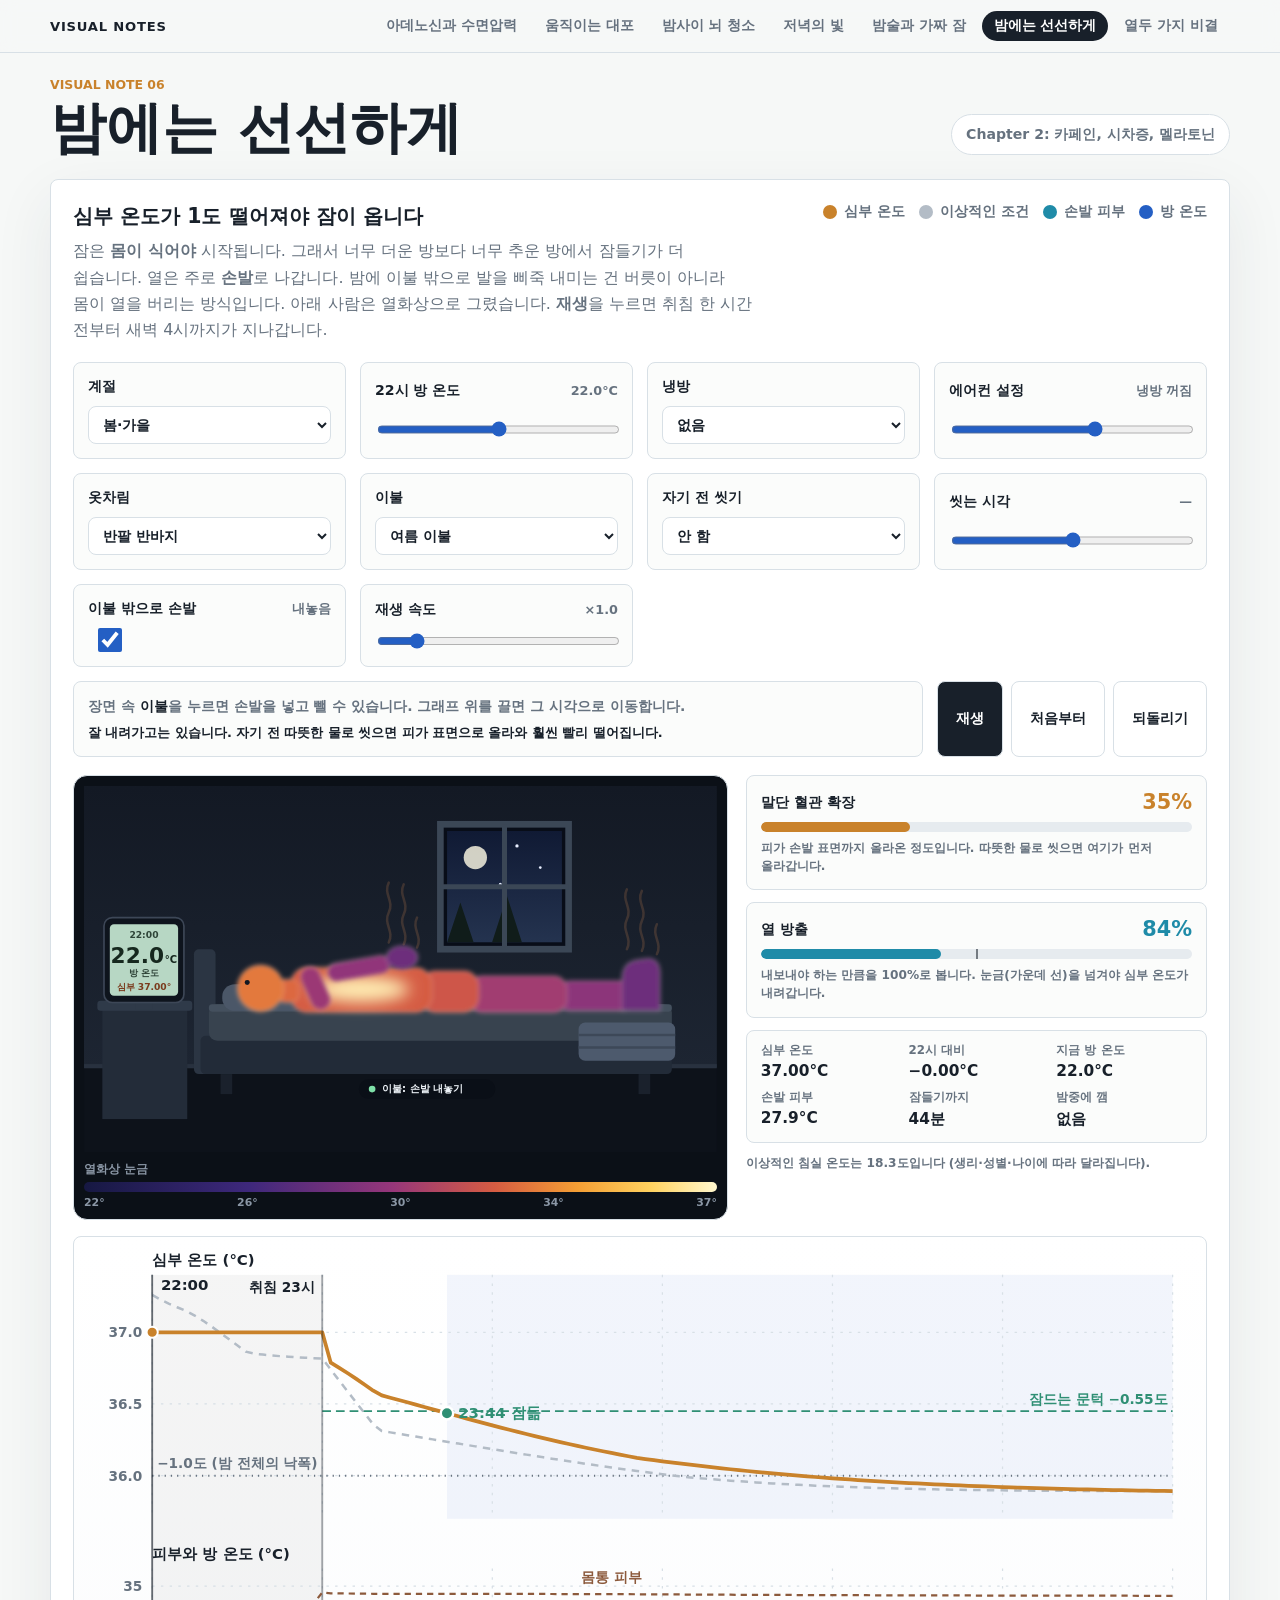
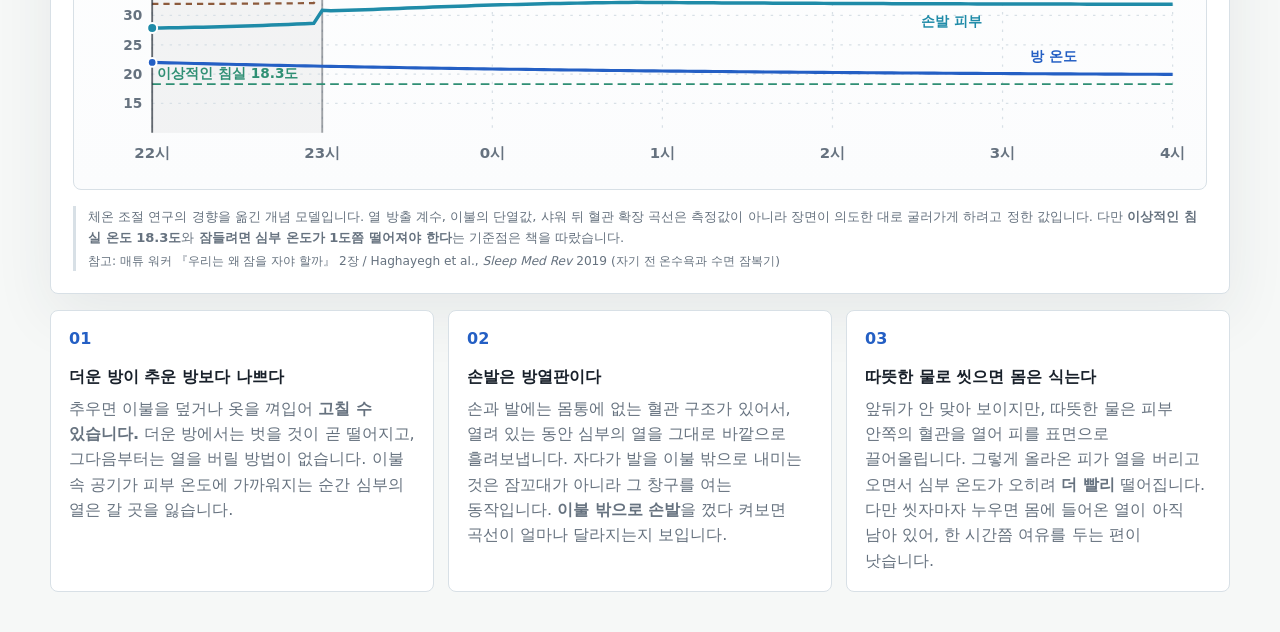
<file: temperature_sim/index.html>
<!doctype html>
<html lang="ko">
  <head>
    <meta charset="UTF-8" />
    <meta name="viewport" content="width=device-width, initial-scale=1.0" />
    <title>Why We Sleep Visual Notes</title>
    <link rel="stylesheet" href="../styles.css" />
  </head>
  <body>
    <main class="app-shell">
      <section class="topbar" aria-labelledby="page-title">
        <div>
          <p class="eyebrow">Visual Note 06</p>
          <h1 id="page-title">밤에는 선선하게</h1>
        </div>
        <div class="chapter-pill">Chapter 2: 카페인, 시차증, 멜라토닌</div>
      </section>

      <section class="visual-stage" aria-labelledby="stage-title">
        <div class="chart-header">
          <div>
            <h2 id="stage-title">심부 온도가 1도 떨어져야 잠이 옵니다</h2>
            <p>
              잠은 <b>몸이 식어야</b> 시작됩니다. 그래서 너무 더운 방보다 너무 추운 방에서 잠들기가 더 쉽습니다.
              열은 주로 <b>손발</b>로 나갑니다. 밤에 이불 밖으로 발을 삐죽 내미는 건 버릇이 아니라
              몸이 열을 버리는 방식입니다. 아래 사람은 열화상으로 그렸습니다.
              <b>재생</b>을 누르면 취침 한 시간 전부터 새벽 4시까지가 지나갑니다.
            </p>
          </div>
          <div class="legend" aria-label="그래프 범례">
            <span><i class="swatch swatch-core"></i>심부 온도</span>
            <span><i class="swatch swatch-ideal"></i>이상적인 조건</span>
            <span><i class="swatch swatch-distal"></i>손발 피부</span>
            <span><i class="swatch swatch-roomtemp"></i>방 온도</span>
          </div>
        </div>

        <div class="control-panel temp-controls" aria-label="시뮬레이션 조절">
          <label>
            <span>계절</span>
            <select id="season">
              <option value="spring" selected>봄·가을</option>
              <option value="summer">한여름</option>
              <option value="winter">한겨울</option>
            </select>
          </label>
          <label>
            <span>22시 방 온도 <b id="roomStartValue"></b></span>
            <input id="roomStart" type="range" min="12" max="32" step="0.5" value="22" />
          </label>
          <label>
            <span>냉방</span>
            <select id="coolingMode">
              <option value="none" selected>없음</option>
              <option value="fan">선풍기</option>
              <option value="ac">에어컨</option>
            </select>
          </label>
          <label>
            <span>에어컨 설정 <b id="acSetValue"></b></span>
            <input id="acSet" type="range" min="18" max="28" step="0.5" value="24" />
          </label>
          <label>
            <span>옷차림</span>
            <select id="outfit">
              <option value="bare">속옷 차림</option>
              <option value="light" selected>반팔 반바지</option>
              <option value="pajama">긴팔 잠옷</option>
              <option value="fleece">기모 수면잠옷</option>
            </select>
          </label>
          <label>
            <span>이불</span>
            <select id="bedding">
              <option value="sheet">홑이불</option>
              <option value="summer" selected>여름 이불</option>
              <option value="winter">겨울 이불</option>
            </select>
          </label>
          <label>
            <span>자기 전 씻기</span>
            <select id="shower">
              <option value="none" selected>안 함</option>
              <option value="cool">미지근한 샤워</option>
              <option value="warm">따뜻한 샤워</option>
              <option value="bath">따뜻한 목욕</option>
            </select>
          </label>
          <label>
            <span>씻는 시각 <b id="showerBeforeValue"></b></span>
            <input id="showerBefore" type="range" min="0" max="120" step="10" value="60" />
          </label>
          <label class="toggle-card">
            <span>이불 밖으로 손발 <b id="handsOutValue"></b></span>
            <input id="handsOut" type="checkbox" checked />
          </label>
          <label>
            <span>재생 속도 <b id="speedValue"></b></span>
            <input id="speed" type="range" min="0.5" max="4" step="0.1" value="1" />
          </label>
          <div class="temp-actions">
            <div class="drag-help">
              장면 속 <em>이불</em>을 누르면 손발을 넣고 뺄 수 있습니다.
              그래프 위를 끌면 그 시각으로 이동합니다.
              <b id="statusValue"></b>
            </div>
            <div class="button-row">
              <button id="playToggle" type="button">재생</button>
              <button id="restart" type="button">처음부터</button>
              <button id="reset" type="button">되돌리기</button>
            </div>
          </div>
        </div>

        <div class="temp-stage">
          <div class="bed-frame">
            <!-- 방 그림은 움직이지 않는 배경이라 마크업으로 두고, JS는 data-* 속성과
                 몸의 fill(열화상 색)만 바꾼다. 좌표는 viewBox 760×440 기준이다. -->
            <svg
              id="bedScene"
              class="bed-scene"
              viewBox="0 0 760 440"
              role="group"
              aria-label="옆에서 본 침실. 사람은 열화상으로 그렸고, 이불을 누르면 손발을 넣고 뺄 수 있습니다."
              data-season="spring"
              data-cooling="none"
              data-exposed="on"
              data-asleep="off"
              data-stage="before"
            >
              <defs>
                <linearGradient id="wallTone" x1="0" y1="0" x2="0" y2="1">
                  <stop offset="0" stop-color="#131924" />
                  <stop offset="1" stop-color="#1d2532" />
                </linearGradient>
                <linearGradient id="skyTone" x1="0" y1="0" x2="0" y2="1">
                  <stop class="sky-top" offset="0" />
                  <stop class="sky-bottom" offset="1" />
                </linearGradient>
                <linearGradient id="coolStream" x1="0" y1="0" x2="0" y2="1">
                  <stop offset="0" stop-color="#9fd8ff" stop-opacity="0.5" />
                  <stop offset="1" stop-color="#9fd8ff" stop-opacity="0" />
                </linearGradient>
                <!-- 심부의 열이 몸통 안에서 번져 보이게 한다. 열화상의 뭉개진 느낌이 여기서 나온다 -->
                <filter id="coreGlow" x="-40%" y="-80%" width="180%" height="260%">
                  <feGaussianBlur stdDeviation="9" />
                </filter>
                <!-- 몸 전체에 얕게 건다. 부위를 도형으로 나눠 그렸다는 티(경계선)를 지우고
                     실제 열화상처럼 온도가 이어져 보이게 하는 것이 목적이다 -->
                <filter id="bodyBlur" x="-8%" y="-25%" width="116%" height="150%">
                  <feGaussianBlur stdDeviation="2.6" />
                </filter>
                <clipPath id="windowGlass">
                  <rect x="436" y="54" width="138" height="134" />
                </clipPath>
              </defs>

              <!-- 방 -->
              <rect x="0" y="0" width="760" height="338" fill="url(#wallTone)" />
              <rect x="0" y="338" width="760" height="102" fill="#0d121a" />
              <rect x="0" y="334" width="760" height="5" fill="#28313f" />

              <!-- 창문. 계절은 하늘색과 창밖 장식으로만 드러낸다 -->
              <g class="window">
                <rect x="428" y="46" width="154" height="150" fill="#080d18" stroke="#3b4756" stroke-width="8" />
                <g clip-path="url(#windowGlass)">
                  <rect x="436" y="54" width="138" height="134" fill="url(#skyTone)" />
                  <circle cx="470" cy="86" r="14" fill="#f4f0dd" opacity="0.85" />
                  <g class="season-stars">
                    <circle cx="520" cy="72" r="2" fill="#e8eeff" />
                    <circle cx="548" cy="98" r="1.6" fill="#e8eeff" />
                    <circle cx="500" cy="118" r="1.8" fill="#e8eeff" />
                  </g>
                  <g class="season-snow">
                    <circle cx="452" cy="120" r="3" fill="#dfe9f5" />
                    <circle cx="492" cy="150" r="2.6" fill="#dfe9f5" />
                    <circle cx="536" cy="128" r="3" fill="#dfe9f5" />
                    <circle cx="562" cy="166" r="2.4" fill="#dfe9f5" />
                    <circle cx="470" cy="176" r="2.6" fill="#dfe9f5" />
                  </g>
                  <path class="season-tree" d="M 436 188 L 452 140 L 468 188 Z M 490 188 L 508 132 L 526 188 Z" fill="#101c1a" />
                </g>
                <path d="M 505 46 L 505 196 M 428 121 L 582 121" stroke="#3b4756" stroke-width="6" />
              </g>

              <!-- 벽걸이 에어컨. 냉방을 에어컨으로 두면 나타난다 -->
              <g class="device device-ac">
                <path d="M 700 92 L 640 200 L 600 200 L 676 92 Z" fill="url(#coolStream)" />
                <rect x="600" y="30" width="146" height="54" rx="10" fill="#e6ebf1" />
                <rect x="600" y="66" width="146" height="12" rx="4" fill="#b9c3cd" />
                <rect x="612" y="70" width="122" height="5" rx="2" fill="#8f9aa6" />
                <circle cx="732" cy="42" r="3.5" fill="#63c98a" />
              </g>

              <!-- 선풍기. 날개는 CSS에서 돌린다 -->
              <g class="device device-fan">
                <rect x="682" y="352" width="12" height="44" fill="#8a94a1" />
                <ellipse cx="688" cy="398" rx="34" ry="8" fill="#6c7784" />
                <circle cx="688" cy="330" r="40" fill="#141b25" stroke="#8a94a1" stroke-width="4" />
                <g class="fan-blades">
                  <path d="M 688 330 L 676 296 Q 700 292 704 314 Z" fill="#aab4c0" />
                  <path d="M 688 330 L 718 348 Q 704 368 686 356 Z" fill="#aab4c0" />
                  <path d="M 688 330 L 658 348 Q 672 368 690 356 Z" fill="#aab4c0" />
                </g>
                <circle cx="688" cy="330" r="7" fill="#d5dce4" />
              </g>

              <!-- 침대 -->
              <rect x="132" y="196" width="26" height="150" rx="6" fill="#2b3543" />
              <rect x="140" y="300" width="566" height="46" rx="6" fill="#222b38" />
              <rect x="150" y="262" width="556" height="44" rx="10" fill="#38434f" />
              <rect x="150" y="262" width="556" height="9" rx="4" fill="#44505e" />
              <rect x="164" y="346" width="14" height="24" fill="#1a212c" />
              <rect x="666" y="346" width="14" height="24" fill="#1a212c" />
              <rect x="166" y="238" width="98" height="32" rx="15" fill="#4b5768" />

              <!-- 사람. 아래 도형들의 fill은 JS가 온도에 따라 매 프레임 바꾼다.
                   그리는 순서가 곧 앞뒤라, 다리 → 몸통 → 팔 → 머리 순으로 쌓는다 -->
              <g class="body" filter="url(#bodyBlur)">
                <rect id="partShin" x="570" y="234" width="92" height="36" rx="14" />
                <rect id="partThigh" x="462" y="228" width="118" height="44" rx="16" />
                <!-- 누우면 발끝이 위를 향한다. 이불 밖으로 내놓았을 때 발인 줄 알아보게 세워 둔다 -->
                <path id="partFoot" d="M 646 270 L 646 232 Q 646 212 664 209 L 678 207 Q 692 208 692 226 L 692 270 Z" />
                <rect id="partHip" x="404" y="222" width="70" height="50" rx="18" />
                <rect id="partTorso" x="248" y="218" width="170" height="54" rx="20" />
                <ellipse id="partCore" cx="332" cy="244" rx="58" ry="15" filter="url(#coreGlow)" />
                <g class="limb-in">
                  <rect id="partArm" x="268" y="256" width="128" height="24" rx="12" />
                  <rect id="partForearm" x="388" y="258" width="64" height="22" rx="11" />
                  <ellipse id="partHandIn" cx="462" cy="269" rx="18" ry="13" />
                </g>
                <rect id="partNeck" x="232" y="232" width="26" height="28" rx="9" />
                <circle id="partHead" cx="212" cy="243" r="28" />
              </g>
              <!-- 눈은 흐림 밖에 둔다. 같이 뭉개면 떴는지 감았는지가 안 보인다 -->
              <circle class="eye-open" cx="196" cy="236" r="3" fill="#141822" />
              <path class="eye-shut" d="M 190 236 q 6 4 12 0" fill="none" stroke="#141822" stroke-width="2.5" stroke-linecap="round" />

              <!-- 이불. 몸 위에 반투명으로 덮여, 열화상이 비쳐 보인다 -->
              <g class="blanket">
                <!-- 발까지 덮는 이불은 세워진 발 위로 부풀어 오른다 -->
                <path
                  class="blanket-cloth blanket-full"
                  d="M 284 254 Q 292 232 322 230 L 618 230 Q 646 226 656 204 L 682 198 Q 708 200 708 238 L 708 302 L 284 302 Z"
                />
                <path
                  class="blanket-cloth blanket-short"
                  d="M 284 254 Q 292 232 322 230 L 610 230 Q 630 234 626 258 L 622 302 L 284 302 Z"
                />
                <!-- 아직 안 덮은 이불. 발치에 개켜 둔다. 몸 위로 올라오면 발을 가려 버린다 -->
                <g class="blanket-folded">
                  <rect x="594" y="284" width="116" height="46" rx="8" fill="#4d5a6d" />
                  <path d="M 594 299 L 710 299 M 594 314 L 710 314" stroke="#3d4858" stroke-width="3" />
                </g>
              </g>

              <!-- 이불 밖으로 꺼낸 팔. 이불보다 뒤에 있어야 위에 얹혀 보인다 -->
              <g class="limb-out" filter="url(#bodyBlur)">
                <rect id="partArmOut" x="266" y="216" width="24" height="54" rx="12" transform="rotate(-24 278 243)" />
                <rect id="partForearmOut" x="292" y="208" width="76" height="22" rx="11" transform="rotate(-10 330 219)" />
                <ellipse id="partHandOut" cx="382" cy="206" rx="19" ry="14" />
              </g>

              <!-- 손발에서 빠져나가는 열. 세기는 JS가 opacity로 준다 -->
              <g id="heatHand" class="heat-plume" opacity="0">
                <path d="M 366 188 c 7 -14 -7 -22 0 -36 c 7 -14 -7 -22 0 -36" />
                <path d="M 384 190 c 7 -14 -7 -22 0 -36 c 7 -14 -7 -22 0 -36" />
                <path d="M 400 194 c 7 -14 -7 -22 0 -36" />
              </g>
              <g id="heatFoot" class="heat-plume" opacity="0">
                <path d="M 652 196 c 7 -14 -7 -22 0 -36 c 7 -14 -7 -22 0 -36" />
                <path d="M 670 198 c 7 -14 -7 -22 0 -36 c 7 -14 -7 -22 0 -36" />
                <path d="M 688 202 c 7 -14 -7 -22 0 -36" />
              </g>

              <!-- 잠들면 뜨는 표시 -->
              <text class="sleep-z" x="150" y="196">z</text>
              <text class="sleep-z is-small" x="128" y="172">z</text>

              <!-- 협탁과 전자온도계 -->
              <rect x="22" y="268" width="102" height="132" fill="#232c39" />
              <rect x="16" y="258" width="114" height="12" rx="4" fill="#2f3a49" />
              <rect x="62" y="258" width="20" height="10" fill="#2f3a49" />
              <g class="thermometer">
                <rect x="24" y="158" width="96" height="102" rx="10" fill="#0e141d" stroke="#3d4757" stroke-width="2" />
                <rect x="31" y="166" width="82" height="86" rx="5" fill="#b7d7c4" />
                <text id="thermClock" class="lcd-small" x="72" y="182">22:00</text>
                <text id="thermRoom" class="lcd-big" x="64" y="212">22.0</text>
                <text class="lcd-unit" x="97" y="212">°C</text>
                <text class="lcd-small" x="72" y="228">방 온도</text>
                <text id="thermCore" class="lcd-small is-core" x="72" y="245">심부 37.00°</text>
              </g>

              <!-- 클릭 영역. 방이 어두워도 읽혀야 하므로 맨 위에 둔다 -->
              <g id="blanketHotspot" class="bed-hotspot" role="button" tabindex="0" aria-pressed="true">
                <rect class="hotspot-ring" x="286" y="222" width="360" height="84" rx="10" />
                <rect class="hotspot-hit" x="286" y="222" width="360" height="84" />
                <rect class="pill" x="330" y="352" width="164" height="24" rx="12" />
                <circle class="pill-dot" cx="346" cy="364" r="4" />
                <text class="pill-text" id="blanketPillText" x="358" y="368">이불: 손발 내놓기</text>
              </g>
            </svg>

            <p class="thermal-scale-caption">열화상 눈금</p>
            <div class="thermal-scale" aria-hidden="true"></div>
            <div class="thermal-scale-ticks"><span>22°</span><span>26°</span><span>30°</span><span>34°</span><span>37°</span></div>
          </div>

          <div class="temp-panel">
            <div class="gauge">
              <span class="gauge-label">말단 혈관 확장 <b id="perfusionValue">—</b></span>
              <div class="gauge-track"><i id="perfusionBar" class="bar-perfusion"></i></div>
              <small>피가 손발 표면까지 올라온 정도입니다. 따뜻한 물로 씻으면 여기가 먼저 올라갑니다.</small>
            </div>
            <div class="gauge">
              <span class="gauge-label">열 방출 <b id="dumpValue">—</b></span>
              <div class="gauge-track is-marked"><i id="dumpBar" class="bar-dump"></i></div>
              <small>내보내야 하는 만큼을 100%로 봅니다. 눈금(가운데 선)을 넘겨야 심부 온도가 내려갑니다.</small>
            </div>

            <dl class="temp-readout">
              <div>
                <dt>심부 온도</dt>
                <dd id="coreValue">—</dd>
              </div>
              <div>
                <dt>22시 대비</dt>
                <dd id="dropValue">—</dd>
              </div>
              <div>
                <dt>지금 방 온도</dt>
                <dd id="roomValue">—</dd>
              </div>
              <div>
                <dt>손발 피부</dt>
                <dd id="distalValue">—</dd>
              </div>
              <div>
                <dt>잠들기까지</dt>
                <dd id="latencyValue">—</dd>
              </div>
              <div>
                <dt>밤중에 깸</dt>
                <dd id="wakeValue">—</dd>
              </div>
            </dl>

            <p class="source-caption">이상적인 침실 온도는 18.3도입니다 (생리·성별·나이에 따라 달라집니다).</p>
          </div>
        </div>

        <div class="chart-frame temp-chart-frame">
          <svg id="tempChart" role="img" aria-label="심부 온도와 피부·방 온도 곡선"></svg>
        </div>

        <p class="model-note">
          체온 조절 연구의 경향을 옮긴 개념 모델입니다. 열 방출 계수, 이불의 단열값, 샤워 뒤 혈관 확장 곡선은
          측정값이 아니라 장면이 의도한 대로 굴러가게 하려고 정한 값입니다.
          다만 <b>이상적인 침실 온도 18.3도</b>와 <b>잠들려면 심부 온도가 1도쯤 떨어져야 한다</b>는 기준점은 책을 따랐습니다.
          <span>참고: 매튜 워커 『우리는 왜 잠을 자야 할까』 2장 / Haghayegh et al., <i>Sleep Med Rev</i> 2019 (자기 전 온수욕과 수면 잠복기)</span>
        </p>
      </section>

      <section class="insight-grid" aria-label="핵심 설명">
        <article>
          <span class="metric">01</span>
          <h3>더운 방이 추운 방보다 나쁘다</h3>
          <p>
            추우면 이불을 덮거나 옷을 껴입어 <b>고칠 수 있습니다.</b>
            더운 방에서는 벗을 것이 곧 떨어지고, 그다음부터는 열을 버릴 방법이 없습니다.
            이불 속 공기가 피부 온도에 가까워지는 순간 심부의 열은 갈 곳을 잃습니다.
          </p>
        </article>
        <article>
          <span class="metric">02</span>
          <h3>손발은 방열판이다</h3>
          <p>
            손과 발에는 몸통에 없는 혈관 구조가 있어서, 열려 있는 동안 심부의 열을 그대로 바깥으로 흘려보냅니다.
            자다가 발을 이불 밖으로 내미는 것은 잠꼬대가 아니라 그 창구를 여는 동작입니다.
            <b>이불 밖으로 손발</b>을 껐다 켜보면 곡선이 얼마나 달라지는지 보입니다.
          </p>
        </article>
        <article>
          <span class="metric">03</span>
          <h3>따뜻한 물로 씻으면 몸은 식는다</h3>
          <p>
            앞뒤가 안 맞아 보이지만, 따뜻한 물은 피부 안쪽의 혈관을 열어 피를 표면으로 끌어올립니다.
            그렇게 올라온 피가 열을 버리고 오면서 심부 온도가 오히려 <b>더 빨리</b> 떨어집니다.
            다만 씻자마자 누우면 몸에 들어온 열이 아직 남아 있어, 한 시간쯤 여유를 두는 편이 낫습니다.
          </p>
        </article>
      </section>
    </main>

    <script src="../nav.js"></script>
    <script src="../shared.js"></script>
    <script src="../temperature.js"></script>
  </body>
</html>
</file>
<file: styles.css>
:root {
  color-scheme: light;
  --ink: #18202a;
  --muted: #66727f;
  --line: #d8e0e6;
  --paper: #f6f8f7;
  --surface: #ffffff;
  --adenosine: #2f8f74;
  --circadian: #8657c9;
  --pressure: #245fc4;
  --caffeine: #c9822b;
  --sleep: #f2dfc8;
  --forced-sleep: #eecb9e;
  --wake: #fff8e8;
  --amyloid: #4a5b8c;
  --plaque: #8c5a3c;
  --clearance: #1f8ba8;
  /* 빛의 색. UI 색이 아니라 "그 광원이 실제로 내는 색"이라 따로 모아 둔다 */
  --light-cool: #cfe4ff;
  --light-warm: #ffce85;
  --light-amber: #ffb15c;
  --light-screen: #a9dcff;
  --light-outside: #9fc4ff;
}

* {
  box-sizing: border-box;
}

body {
  margin: 0;
  min-height: 100vh;
  background: var(--paper);
  color: var(--ink);
  font-family:
    Inter, ui-sans-serif, system-ui, -apple-system, BlinkMacSystemFont, "Segoe UI",
    sans-serif;
}

.app-shell {
  width: min(1180px, calc(100% - 32px));
  margin: 0 auto;
  padding: 24px 0 40px;
}

/* ── 공통 헤더 (nav.js가 모든 페이지에 주입) ─────────────── */

.site-nav {
  position: sticky;
  top: 0;
  z-index: 20;
  border-bottom: 1px solid var(--line);
  background: rgb(246 248 247 / 0.88);
  backdrop-filter: blur(8px);
}

.site-nav-inner {
  display: flex;
  align-items: center;
  justify-content: space-between;
  gap: 20px;
  width: min(1180px, calc(100% - 32px));
  min-height: 52px;
  margin: 0 auto;
}

.site-nav-brand {
  flex: 0 0 auto;
  color: var(--ink);
  font-size: 0.82rem;
  font-weight: 900;
  letter-spacing: 0.06em;
  text-decoration: none;
  text-transform: uppercase;
}

.site-nav-links {
  display: flex;
  align-items: center;
  gap: 4px;
  min-width: 0;
  overflow-x: auto;
  scrollbar-width: none;
}

.site-nav-links::-webkit-scrollbar {
  display: none;
}

.site-nav-link {
  flex: 0 0 auto;
  border-radius: 999px;
  padding: 6px 12px;
  color: var(--muted);
  font-size: 0.86rem;
  font-weight: 800;
  text-decoration: none;
  white-space: nowrap;
}

a.site-nav-link:hover {
  background: rgb(36 95 196 / 0.08);
  color: var(--pressure);
}

.site-nav-link.is-current {
  background: var(--ink);
  color: #fff;
}

.home-shell {
  display: grid;
  gap: 18px;
}

/* 화면 높이에 맞추지 않고 콘텐츠 높이를 그대로 쓴다.
   min-height + align-content:center 조합은 위아래로 죽은 공간을 만든다. */
.home-hero {
  display: grid;
  justify-items: start;
  gap: 18px;
  padding: 40px 0 10px;
}

.home-hero h1 {
  max-width: 900px;
}

.home-hero p {
  max-width: 720px;
  color: var(--muted);
  font-size: 1.08rem;
  line-height: 1.75;
  word-break: keep-all;
}

/* 히어로에서 아래 카드로 시선을 내리는 손그림 화살표 */
.scroll-cue {
  display: flex;
  align-items: flex-end;
  gap: 12px;
  margin-top: 4px;
  color: var(--caffeine);
}

.scroll-cue svg {
  width: 56px;
  height: 74px;
  flex: 0 0 auto;
}

.scroll-cue span {
  padding-bottom: 10px;
  font-size: 0.92rem;
  font-weight: 800;
}

/* ── 홈 시각화 카드 ───────────────────────────────────────
   .insight-grid는 sim 페이지의 "핵심 설명"과 공유하므로
   홈 목록은 별도 클래스로 둔다. 섞으면 설명 카드까지 클릭 가능해 보인다. */

.viz-grid {
  display: grid;
  grid-template-columns: repeat(3, minmax(0, 1fr));
  gap: 14px;
}

.viz-card {
  display: flex;
  flex-direction: column;
  border: 1px solid var(--line);
  border-radius: 8px;
  padding: 18px;
  background: var(--surface);
  color: inherit;
  text-decoration: none;
}

a.viz-card {
  transition:
    transform 0.14s ease,
    box-shadow 0.14s ease,
    border-color 0.14s ease;
}

a.viz-card:hover {
  border-color: var(--pressure);
  box-shadow: 0 14px 34px rgb(41 51 61 / 0.13);
  transform: translateY(-3px);
}

a.viz-card:focus-visible {
  outline: 2px solid var(--pressure);
  outline-offset: 3px;
}

.viz-card .metric {
  display: block;
  margin-bottom: 18px;
  color: var(--pressure);
  font-weight: 900;
}

.viz-card h3 {
  margin-bottom: 8px;
  font-size: 1.02rem;
}

.viz-card p {
  color: var(--muted);
  line-height: 1.58;
  word-break: keep-all;
}

.viz-card-go {
  margin-top: 14px;
  color: var(--pressure);
  font-size: 0.88rem;
  font-weight: 900;
}

a.viz-card:hover .viz-card-go {
  text-decoration: underline;
}

/* ── 홈 하단 소개 ─────────────────────────────────────── */

.home-about {
  display: grid;
  grid-template-columns: minmax(0, 1fr) auto;
  align-items: start;
  gap: 24px 40px;
  margin-top: 34px;
  padding-top: 26px;
  border-top: 1px solid var(--line);
}

.home-about h2 {
  margin-bottom: 12px;
  font-size: 1.02rem;
}

.home-about-main p {
  max-width: 680px;
  color: var(--muted);
  line-height: 1.7;
  word-break: keep-all;
}

.home-about-main p + p {
  margin-top: 10px;
}

.home-about-main a {
  color: var(--ink);
  font-weight: 800;
  text-decoration: underline;
  text-underline-offset: 3px;
}

.home-about-note {
  margin-top: 14px;
  border-left: 3px solid var(--line);
  padding-left: 12px;
  font-size: 0.88rem;
}

.home-about-links {
  display: grid;
  gap: 8px;
  justify-items: start;
}

.home-about-links a {
  display: inline-flex;
  align-items: center;
  gap: 6px;
  border: 1px solid var(--line);
  border-radius: 999px;
  padding: 9px 16px;
  background: var(--surface);
  color: var(--ink);
  font-size: 0.88rem;
  font-weight: 800;
  text-decoration: none;
  white-space: nowrap;
}

.home-about-links a:hover {
  border-color: var(--pressure);
  color: var(--pressure);
}

/* 아직 만들지 않은 시각화 */
.viz-card.is-soon {
  border-style: dashed;
  background: #eef1f3;
  cursor: default;
  opacity: 0.6;
}

.viz-card.is-soon .metric {
  color: var(--muted);
}

.topbar {
  display: flex;
  align-items: end;
  justify-content: space-between;
  gap: 20px;
  margin-bottom: 24px;
}

.eyebrow {
  margin: 0 0 8px;
  color: var(--caffeine);
  font-size: 0.78rem;
  font-weight: 800;
  letter-spacing: 0;
  text-transform: uppercase;
}

h1,
h2,
h3,
p {
  margin: 0;
}

h1 {
  font-size: clamp(2rem, 4.4vw, 4.7rem);
  line-height: 0.98;
  letter-spacing: 0;
}

.chapter-pill {
  flex: 0 0 auto;
  border: 1px solid var(--line);
  border-radius: 999px;
  padding: 10px 14px;
  background: var(--surface);
  color: var(--muted);
  font-size: 0.88rem;
  font-weight: 700;
}

.visual-stage {
  background: var(--surface);
  border: 1px solid var(--line);
  border-radius: 8px;
  padding: 22px;
  box-shadow: 0 20px 60px rgb(41 51 61 / 0.08);
}

.chart-header {
  display: flex;
  align-items: start;
  justify-content: space-between;
  gap: 24px;
  margin-bottom: 18px;
}

.chart-header h2 {
  margin-bottom: 8px;
  font-size: 1.28rem;
}

.chart-header p {
  max-width: 680px;
  color: var(--muted);
  line-height: 1.65;
  word-break: keep-all;
}

.legend {
  display: flex;
  flex-wrap: wrap;
  justify-content: flex-end;
  gap: 10px 14px;
  min-width: 300px;
  color: var(--muted);
  font-size: 0.9rem;
  font-weight: 700;
}

.legend span {
  display: inline-flex;
  align-items: center;
  gap: 7px;
}

.swatch {
  width: 14px;
  height: 14px;
  border-radius: 50%;
  display: inline-block;
}

.swatch-adenosine {
  background: var(--adenosine);
}

.swatch-pressure {
  background: var(--pressure);
}

.swatch-circadian {
  background: var(--circadian);
}

.swatch-caffeine {
  background: var(--caffeine);
}

.control-panel {
  display: grid;
  grid-template-columns: repeat(4, minmax(0, 1fr));
  gap: 14px;
  margin-bottom: 18px;
}

.control-panel label {
  display: grid;
  gap: 10px;
  min-width: 0;
  border: 1px solid var(--line);
  border-radius: 8px;
  padding: 14px;
  background: #fbfcfb;
}

.control-panel span {
  display: flex;
  align-items: center;
  justify-content: space-between;
  gap: 10px;
  color: var(--ink);
  font-size: 0.88rem;
  font-weight: 800;
  line-height: 1.35;
}

.control-panel b {
  flex: 0 0 auto;
  color: var(--muted);
  font-size: 0.8rem;
}

input[type="range"] {
  width: 100%;
  accent-color: var(--pressure);
}

input[type="number"] {
  width: 100%;
  border: 1px solid var(--line);
  border-radius: 8px;
  padding: 9px 10px;
  background: #fff;
  color: var(--ink);
  font: inherit;
  font-weight: 800;
}

input[type="checkbox"] {
  justify-self: start;
  width: 44px;
  height: 24px;
  margin: 0;
  accent-color: var(--pressure);
}

.toggle-card {
  align-content: space-between;
}

.sleep-controls {
  display: grid;
  grid-column: span 4;
  grid-template-columns: minmax(0, 1fr) auto;
  gap: 14px;
}

.drag-help {
  border: 1px solid var(--line);
  border-radius: 8px;
  padding: 14px;
  background: #fbfcfb;
  color: var(--muted);
  font-size: 0.88rem;
  font-weight: 700;
  line-height: 1.5;
  word-break: keep-all;
}

.drag-help b {
  display: block;
  margin-top: 6px;
  color: var(--ink);
}

.button-row {
  display: flex;
  align-items: stretch;
  gap: 8px;
}

button {
  border: 1px solid var(--line);
  border-radius: 8px;
  padding: 0 18px;
  background: var(--ink);
  color: #fff;
  font: inherit;
  font-size: 0.9rem;
  font-weight: 900;
  cursor: pointer;
}

button + button {
  background: #fff;
  color: var(--ink);
}

.chart-frame {
  position: relative;
  width: 100%;
  min-height: 460px;
  border: 1px solid var(--line);
  border-radius: 8px;
  overflow: hidden;
  background: linear-gradient(180deg, #ffffff 0%, #fbfcfd 100%);
}

#sleepChart {
  display: block;
  width: 100%;
  height: 460px;
  touch-action: none;
}

.forced-draw-mode #sleepChart {
  cursor: crosshair;
}

.insight-grid {
  display: grid;
  grid-template-columns: repeat(3, minmax(0, 1fr));
  gap: 14px;
  margin-top: 16px;
}

.insight-grid article {
  background: var(--surface);
  border: 1px solid var(--line);
  border-radius: 8px;
  padding: 18px;
}

.metric {
  display: block;
  margin-bottom: 18px;
  color: var(--pressure);
  font-weight: 900;
}

.insight-grid h3 {
  margin-bottom: 8px;
  font-size: 1.02rem;
}

.insight-grid p {
  color: var(--muted);
  line-height: 1.58;
  word-break: keep-all;
}

.sleep-band {
  fill: var(--sleep);
}

.grid-line {
  stroke: #e7edf2;
  stroke-width: 1;
}

.axis-line {
  stroke: #aeb9c3;
  stroke-width: 1.5;
}

.chart-text {
  fill: var(--muted);
  font-size: 12px;
  font-weight: 700;
}

.event-label {
  fill: var(--ink);
  font-size: 12px;
  font-weight: 800;
}

/* microsleep.js가 쓰는 곡선 */
.path-pressure {
  fill: none;
  stroke: var(--pressure);
  stroke-linecap: round;
  stroke-linejoin: round;
  stroke-width: 4;
}

.now-line {
  stroke: var(--ink);
  stroke-dasharray: 5 7;
  stroke-width: 1.5;
}

/* ── Visual Note 02: 졸음운전 ────────────────────────────── */

.drive-controls {
  grid-template-columns: repeat(4, minmax(0, 1fr));
  align-items: stretch;
}

.control-panel label small {
  color: var(--muted);
  font-size: 0.74rem;
  font-weight: 700;
  line-height: 1.45;
  word-break: keep-all;
}

.stat-card {
  display: grid;
  align-content: start;
  gap: 8px;
  min-width: 0;
  border: 1px solid var(--line);
  border-radius: 8px;
  padding: 14px;
  background: #fbfcfb;
}

.stat-card > span {
  color: var(--ink);
  font-size: 0.88rem;
  font-weight: 800;
}

.stat-card > b {
  color: var(--pressure);
  font-size: 1.5rem;
  font-weight: 900;
  line-height: 1;
}

.stat-card > small {
  color: var(--muted);
  font-size: 0.76rem;
  font-weight: 700;
  line-height: 1.45;
  word-break: keep-all;
}

.drive-frame {
  position: relative;
  width: 100%;
  aspect-ratio: 16 / 9;
  max-height: 560px;
  border: 1px solid var(--line);
  border-radius: 8px;
  overflow: hidden;
  background: #0d1118;
  user-select: none;
  touch-action: none;
}

#driveCanvas {
  display: block;
  width: 100%;
  height: 100%;
}

.eyelid {
  position: absolute;
  left: 0;
  width: 100%;
  height: 56%;
  pointer-events: none;
  transform: scaleY(0);
  will-change: transform;
}

.eyelid-top {
  top: 0;
  transform-origin: top;
  background: linear-gradient(180deg, #000 0%, #000 74%, #17090a 100%);
}

.eyelid-bottom {
  bottom: 0;
  transform-origin: bottom;
  background: linear-gradient(0deg, #000 0%, #000 74%, #17090a 100%);
}

.drive-frame.is-shut::after {
  content: "눈이 감겼습니다";
  position: absolute;
  inset: auto 0 46%;
  color: #6b2a2a;
  font-size: 0.9rem;
  font-weight: 900;
  letter-spacing: 0.14em;
  text-align: center;
  pointer-events: none;
}

.drive-hud {
  position: absolute;
  inset: 14px 14px auto;
  display: grid;
  gap: 10px;
  pointer-events: none;
}

.drive-frame.is-blind .hud-item:not(.hud-danger),
.drive-frame.is-blind .lane-gauge {
  opacity: 0;
}

.drive-frame.is-blind .hud-danger {
  background: rgb(40 12 12 / 0.85);
}

.hud-row {
  display: flex;
  flex-wrap: wrap;
  gap: 8px;
}

.hud-item {
  display: grid;
  gap: 2px;
  border-radius: 6px;
  padding: 7px 11px;
  background: rgb(10 14 20 / 0.62);
  color: #e8eef5;
}

.hud-item span {
  color: #93a4b8;
  font-size: 0.68rem;
  font-weight: 800;
}

.hud-item b {
  font-size: 0.98rem;
  font-weight: 900;
  font-variant-numeric: tabular-nums;
}

.hud-danger b {
  color: #ff9c7a;
}

.lane-gauge {
  display: flex;
  align-items: center;
  gap: 10px;
  width: min(340px, 68%);
}

.lane-gauge-track {
  position: relative;
  flex: 1;
  height: 6px;
  border-radius: 999px;
  background: rgb(10 14 20 / 0.62);
}

.lane-gauge-track::before {
  content: "";
  position: absolute;
  top: -3px;
  bottom: -3px;
  left: 50%;
  width: 1px;
  background: rgb(232 238 245 / 0.5);
}

.lane-gauge-track i {
  position: absolute;
  top: 50%;
  left: 50%;
  width: 12px;
  height: 12px;
  border-radius: 50%;
  background: #7fd1ff;
  transform: translate(-50%, -50%);
}

#laneLabel {
  color: #93a4b8;
  font-size: 0.72rem;
  font-weight: 900;
  white-space: nowrap;
}

#laneLabel[data-level="warn"] {
  color: #ffcc7a;
}

#laneLabel[data-level="danger"] {
  color: #ff8a6a;
}

.drive-overlay {
  position: absolute;
  inset: 0;
  display: grid;
  place-items: center;
  padding: 20px;
  background: rgb(8 11 16 / 0.72);
  backdrop-filter: blur(2px);
}

.drive-overlay[hidden] {
  display: none;
}

.overlay-card {
  display: grid;
  justify-items: center;
  text-align: center;
  gap: 12px;
  width: min(520px, 100%);
  border: 1px solid rgb(232 238 245 / 0.14);
  border-radius: 10px;
  padding: 22px;
  background: rgb(16 21 29 / 0.94);
  color: #eef3f8;
}

.overlay-eyebrow {
  color: var(--caffeine);
  font-size: 0.74rem;
  font-weight: 900;
  letter-spacing: 0.1em;
  text-transform: uppercase;
}

.overlay-card h3 {
  font-size: 1.24rem;
  line-height: 1.35;
  word-break: keep-all;
}

.overlay-card > p:last-of-type {
  color: #a9b8c8;
  font-size: 0.92rem;
  line-height: 1.6;
  word-break: keep-all;
}

.overlay-stats {
  display: grid;
  grid-template-columns: repeat(2, minmax(0, 1fr));
  gap: 10px;
  width: 100%;
  margin: 0;
}

.overlay-stats[hidden] {
  display: none;
}

.overlay-stats div {
  border-radius: 6px;
  padding: 10px 12px;
  background: rgb(232 238 245 / 0.06);
}

.overlay-stats dt {
  color: #93a4b8;
  font-size: 0.72rem;
  font-weight: 800;
}

.overlay-stats dd {
  margin: 4px 0 0;
  font-size: 1rem;
  font-weight: 900;
  font-variant-numeric: tabular-nums;
  word-break: keep-all;
}

.overlay-card button {
  min-height: 50px;
  margin-top: 4px;
  padding: 0 32px;
  font-size: 1rem;
}

.overlay-card > small {
  color: #93a4b8;
  font-size: 0.78rem;
  font-weight: 700;
  line-height: 1.5;
  word-break: keep-all;
}

.overlay-stats dd,
.overlay-stats dt {
  text-align: left;
}

.touch-controls {
  position: absolute;
  inset: auto 14px 14px;
  display: none;
  justify-content: space-between;
  gap: 12px;
}

.touch-controls button {
  width: 76px;
  height: 56px;
  border: 1px solid rgb(232 238 245 / 0.2);
  border-radius: 10px;
  background: rgb(10 14 20 / 0.6);
  color: #e8eef5;
  font-size: 1.2rem;
}

.dual-charts {
  display: grid;
  grid-template-columns: repeat(2, minmax(0, 1fr));
  gap: 14px;
  margin-bottom: 18px;
}

.mini-chart figcaption {
  display: flex;
  align-items: center;
  justify-content: space-between;
  gap: 10px;
}

.drag-badge {
  flex: 0 0 auto;
  border: 1px solid var(--line);
  border-radius: 999px;
  padding: 4px 10px;
  background: var(--surface);
  color: var(--muted);
  font-size: 0.72rem;
  font-weight: 800;
}

#riskCurve {
  cursor: ew-resize;
  touch-action: none;
  user-select: none;
}

#riskCurve.is-scrubbing .current-dot {
  r: 8;
}

.mini-chart {
  display: grid;
  gap: 10px;
  margin: 0;
  border: 1px solid var(--line);
  border-radius: 8px;
  padding: 16px;
  background: #fbfcfb;
}

.mini-chart figcaption {
  color: var(--ink);
  font-size: 0.9rem;
  font-weight: 800;
  word-break: keep-all;
}

.mini-chart svg {
  display: block;
  width: 100%;
  height: auto;
}

.mini-chart small {
  color: var(--muted);
  font-size: 0.76rem;
  font-weight: 700;
  line-height: 1.5;
  word-break: keep-all;
}

.grid-line.dashed {
  stroke-dasharray: 4 5;
}

.current-dot {
  fill: var(--caffeine);
}

.risk-bar {
  fill: #4d5763;
}

.risk-bar.is-active {
  fill: var(--caffeine);
}

@media (max-width: 900px) {
  .drive-controls {
    grid-template-columns: repeat(2, minmax(0, 1fr));
  }

  .dual-charts {
    grid-template-columns: 1fr;
  }
}

@media (pointer: coarse) {
  .touch-controls {
    display: flex;
  }
}

@media (max-width: 760px) {
  .app-shell {
    width: min(100% - 20px, 1180px);
    padding-top: 20px;
  }

  .drive-controls {
    grid-template-columns: 1fr;
  }

  .drive-frame {
    aspect-ratio: 4 / 3;
  }

  .hud-item span {
    font-size: 0.62rem;
  }

  .hud-item b {
    font-size: 0.85rem;
  }

  .lane-gauge {
    width: 100%;
  }

  .overlay-stats {
    grid-template-columns: 1fr;
  }

  .topbar,
  .chart-header {
    align-items: stretch;
    flex-direction: column;
  }

  .chapter-pill {
    width: fit-content;
  }

  .visual-stage {
    padding: 14px;
  }

  .legend {
    justify-content: flex-start;
    min-width: 0;
  }

  .control-panel,
  .sleep-controls {
    grid-template-columns: 1fr;
  }

  .sleep-controls {
    grid-column: span 1;
  }

  .button-row {
    min-height: 44px;
  }

  .chart-frame {
    min-height: 360px;
  }

  #sleepChart {
    height: 360px;
  }

  .insight-grid,
  .viz-grid {
    grid-template-columns: 1fr;
  }

  .site-nav-inner {
    width: min(100% - 20px, 1180px);
  }

  .home-hero {
    padding: 28px 0 6px;
  }

  .home-about {
    grid-template-columns: 1fr;
    gap: 18px;
  }

  .scroll-cue svg {
    width: 44px;
    height: 58px;
  }
}


/* ── 밤사이 뇌 청소 (amyloid_sim) ────────────────────────── */

.swatch-production {
  background: var(--caffeine);
}

.swatch-clearance {
  background: var(--clearance);
}

.swatch-amyloid {
  background: var(--amyloid);
}

.swatch-plaque {
  background: var(--plaque);
}

.amyloid-stage {
  display: grid;
  grid-template-columns: 320px minmax(0, 1fr);
  gap: 18px;
  align-items: start;
}

.brain-frame {
  display: grid;
  gap: 12px;
  border: 1px solid var(--line);
  border-radius: 14px;
  padding: 12px;
  background: var(--surface);
}

.brain-frame canvas {
  display: block;
  width: 100%;
  height: auto;
}

.brain-readout {
  display: grid;
  grid-template-columns: repeat(2, minmax(0, 1fr));
  gap: 8px 12px;
  margin: 0;
}

.brain-readout dt {
  color: var(--muted);
  font-size: 0.74rem;
  font-weight: 800;
  letter-spacing: 0.02em;
}

.brain-readout dd {
  margin: 2px 0 0;
  font-size: 0.98rem;
  font-weight: 800;
  font-variant-numeric: tabular-nums;
}

.model-note {
  margin: 16px 0 0;
  border-left: 3px solid var(--line);
  padding-left: 12px;
  color: var(--muted);
  font-size: 0.82rem;
  line-height: 1.6;
}

.model-note span {
  display: block;
  margin-top: 4px;
  font-size: 0.76rem;
}

/* SVG 안쪽 */

.amyloid-sleep-band {
  fill: rgb(74 91 140 / 0.06);
}

.amyloid-grid {
  stroke: var(--line);
  stroke-width: 1;
  stroke-dasharray: 2 5;
}

.amyloid-axis-tick,
.amyloid-row-label {
  fill: var(--muted);
  font-size: 11px;
  font-weight: 700;
}

.amyloid-axis-tick {
  text-anchor: middle;
}

.amyloid-row-label {
  text-anchor: end;
}

.amyloid-panel-title {
  fill: var(--ink);
  font-size: 12px;
  font-weight: 800;
}

/* 단계 행은 깊어질수록 진해진다 (참고 hypnogram의 띠 배경) */
.amyloid-stage-row {
  fill: rgb(24 32 42 / 0.03);
}

.amyloid-stage-row.row-rem {
  fill: rgb(134 87 201 / 0.09);
}

.amyloid-stage-row.row-n2 {
  fill: rgb(24 32 42 / 0.06);
}

.amyloid-stage-row.row-n3 {
  fill: rgb(24 32 42 / 0.1);
}

.amyloid-hypnogram-line {
  fill: none;
  stroke: var(--ink);
  stroke-width: 1.6;
  stroke-linejoin: round;
}

.amyloid-rem-bar {
  stroke: var(--circadian);
  stroke-width: 5;
  stroke-linecap: round;
}

.amyloid-band.band-clear {
  fill: rgb(31 139 168 / 0.18);
}

.amyloid-band.band-build {
  fill: rgb(201 130 43 / 0.16);
}

.amyloid-production {
  fill: none;
  stroke: var(--caffeine);
  stroke-width: 2;
}

.amyloid-clearance {
  fill: none;
  stroke: var(--clearance);
  stroke-width: 2;
}

.amyloid-threshold {
  stroke: var(--plaque);
  stroke-width: 1;
  stroke-dasharray: 5 4;
  opacity: 0.7;
}

.amyloid-threshold-label {
  fill: var(--plaque);
  font-size: 10px;
  font-weight: 700;
  text-anchor: end;
}

.amyloid-level-fill {
  fill: rgb(74 91 140 / 0.14);
}

.amyloid-level-line {
  fill: none;
  stroke: var(--amyloid);
  stroke-width: 2.2;
}

.amyloid-plaque-fill {
  fill: rgb(140 90 60 / 0.22);
}

.amyloid-plaque-line {
  fill: none;
  stroke: var(--plaque);
  stroke-width: 1.8;
}

.amyloid-playhead {
  stroke: var(--ink);
  stroke-width: 1.2;
  opacity: 0.55;
}

.amyloid-playhead-dot {
  fill: var(--amyloid);
  stroke: var(--surface);
  stroke-width: 2;
}

@media (max-width: 900px) {
  .amyloid-stage {
    grid-template-columns: 1fr;
  }

  .brain-frame {
    max-width: 420px;
  }
}

#amyloidChart {
  display: block;
  width: 100%;
  height: auto;
}

.amyloid-stage .chart-frame {
  min-height: 0;
  padding: 8px 6px;
}

/* .drag-help b는 카운터용 블록이라, 문장 안에서 강조할 때는 em을 쓴다 */
.drag-help em {
  color: var(--ink);
  font-style: normal;
  font-weight: 900;
}

.amyloid-controls .button-row {
  align-items: center;
}

.amyloid-controls .button-row button {
  min-height: 44px;
}

/* PET 단면 캔버스는 배경이 검정이라 프레임도 어둡게 받쳐준다 */
.brain-frame canvas {
  border-radius: 10px;
  background: #05040f;
}

.pet-scale {
  display: flex;
  align-items: center;
  gap: 8px;
  color: var(--muted);
  font-size: 0.72rem;
  font-weight: 800;
}

.pet-scale i {
  flex: 1;
  height: 8px;
  border-radius: 999px;
  background: linear-gradient(
    90deg,
    #05040f 0%,
    #28105c 14%,
    #3a289c 30%,
    #2a5cbe 44%,
    #1e965c 58%,
    #96be28 70%,
    #e2d228 80%,
    #e8781c 89%,
    #d6202c 96%,
    #f26ed0 100%
  );
}

.brain-readout-wide {
  grid-column: span 2;
  border-top: 1px solid var(--line);
  padding-top: 8px;
}

.amyloid-n3-bar {
  stroke: var(--amyloid);
  stroke-width: 5;
  stroke-linecap: round;
}

#amyloidChart {
  cursor: ew-resize;
  touch-action: none;
}

/* ── 저녁의 빛 (light_sim) ───────────────────────────────── */

.swatch-melatonin {
  background: var(--circadian);
}

.swatch-dark {
  background: #b3bcc6;
}

.swatch-exposure {
  background: var(--caffeine);
}

.light-stage {
  display: grid;
  grid-template-columns: minmax(0, 1.32fr) minmax(0, 1fr);
  gap: 18px;
  align-items: start;
  margin-bottom: 16px;
}

/* 밤 장면이라 프레임까지 어둡게 받쳐야 방이 캄캄해질 때 그림이 떠 보이지 않는다 */
.room-frame {
  border: 1px solid var(--line);
  border-radius: 14px;
  padding: 10px;
  background: #12161f;
  overflow: hidden;
}

.room-scene {
  display: block;
  width: 100%;
  height: auto;
}

/* 빛 색 토큰 꽂는 자리. SVG 프레젠테이션 속성에서는 var()가 안 먹어 규칙으로 뺐다 */
.tint-cool {
  fill: var(--light-cool);
}

.tint-warm {
  fill: var(--light-warm);
}

.tint-amber {
  fill: var(--light-amber);
}

.tint-screen {
  fill: var(--light-screen);
  transition: fill 0.3s ease;
}

/* 야간 모드는 화면에서 청색을 빼는 기능이라 화면도 누리끼리해진다.
   빛나는 면과 번지는 빛, 얼굴에 비치는 몫이 함께 바뀌어야 어색하지 않다. */
.room-scene[data-night-shift="on"] .tint-screen {
  fill: var(--light-warm);
}

.room-scene[data-night-shift="on"] .stop-screen {
  stop-color: var(--light-warm);
}

.stop-cool {
  stop-color: var(--light-cool);
}

.stop-warm {
  stop-color: var(--light-warm);
}

.stop-amber {
  stop-color: var(--light-amber);
}

.stop-screen {
  stop-color: var(--light-screen);
}

.stop-outside {
  stop-color: var(--light-outside);
}

/* 빛줄기는 "여기가 밝다"는 힌트일 뿐이다.
   진하게 두면 사람과 가구 위에 안개처럼 덮여 색이 다 빠져 보인다. */
.beam {
  opacity: 0.45;
}

#roomShade,
.light-source,
.face-light,
.paper-book {
  transition: opacity 0.35s ease;
}

.room-scene[data-ceiling="off"] .source-ceiling,
.room-scene[data-lamp="off"] .source-lamp,
.room-scene[data-mood="off"] .source-mood,
.room-scene[data-screen="book"] .source-screen,
.room-scene[data-screen="book"] .face-light,
.room-scene[data-curtain="closed"] .source-window {
  opacity: 0;
}

/* 일반 커튼은 다 막지 못한다. 창을 살짝 비쳐 보이게 두면
   어두운 천 위로 빛이 배어 나오는 것처럼 읽힌다. */
.room-scene[data-curtain="closed"][data-curtain-kind="sheer"] .source-window {
  opacity: 0.34;
}

.paper-book {
  opacity: 0;
}

.room-scene[data-screen="book"] .paper-book {
  opacity: 1;
}

/* 커튼은 가로로 늘려 닫는다. 안쪽 주름선도 같이 벌어져서 실제로 펼쳐지는 것처럼 보인다 */
.curtain {
  transform-box: view-box;
  transition: transform 0.45s ease;
}

.curtain-cloth {
  fill: #2f3547;
  transition: fill 0.3s ease;
}

.curtain-fold {
  stroke: #232838;
  stroke-width: 2;
  transition: stroke 0.3s ease;
}

/* 일반 커튼은 얇고 밝은 천이다 */
.room-scene[data-curtain-kind="sheer"] .curtain-cloth {
  fill: #7d859c;
}

.room-scene[data-curtain-kind="sheer"] .curtain-fold {
  stroke: #6a7188;
}

.curtain-left {
  transform-origin: 470px 91px;
}

.curtain-right {
  transform-origin: 650px 91px;
}

.room-scene[data-curtain="closed"] .curtain-left,
.room-scene[data-curtain="closed"] .curtain-right {
  transform: scaleX(3.84);
}

.light-hotspot {
  cursor: pointer;
}

.light-hotspot:focus-visible {
  outline: none;
}

.hotspot-hit {
  fill: transparent;
}

.hotspot-ring {
  fill: none;
  stroke: #f2f6fa;
  stroke-width: 1.5;
  stroke-dasharray: 5 5;
  opacity: 0;
  transition: opacity 0.16s ease;
}

.light-hotspot:hover .hotspot-ring,
.light-hotspot:focus-visible .hotspot-ring {
  opacity: 0.85;
}

.pill {
  fill: rgb(10 14 22 / 0.74);
}

.pill-text {
  fill: #eef3f8;
  font-size: 12px;
  font-weight: 800;
}

.pill-dot {
  fill: #7ee0a8;
}

.room-scene[data-ceiling="off"] .hotspot-ceiling .pill-dot,
.room-scene[data-lamp="off"] .hotspot-lamp .pill-dot,
.room-scene[data-mood="off"] .hotspot-mood .pill-dot,
.room-scene[data-screen="book"] .hotspot-screen .pill-dot,
.room-scene[data-curtain="closed"] .hotspot-window .pill-dot {
  fill: #8b96a3;
}

.light-panel {
  display: grid;
  align-content: start;
  gap: 12px;
}

.gauge {
  display: grid;
  gap: 8px;
  border: 1px solid var(--line);
  border-radius: 8px;
  padding: 14px;
  background: #fbfcfb;
}

.gauge-label {
  display: flex;
  align-items: center;
  justify-content: space-between;
  gap: 10px;
  font-size: 0.88rem;
  font-weight: 800;
}

.gauge-label b {
  font-size: 1.3rem;
  font-weight: 900;
  font-variant-numeric: tabular-nums;
}

#melatoninValue {
  color: var(--circadian);
}

#chanceValue {
  color: var(--pressure);
}

.gauge-track {
  height: 10px;
  border-radius: 999px;
  background: #e6ebef;
  overflow: hidden;
}

.gauge-track i {
  display: block;
  height: 100%;
  border-radius: 999px;
  transition: width 0.3s ease;
}

.bar-melatonin {
  background: var(--circadian);
}

.bar-chance {
  background: var(--pressure);
}

.gauge small {
  color: var(--muted);
  font-size: 0.76rem;
  font-weight: 700;
  line-height: 1.45;
  word-break: keep-all;
}

.source-caption {
  color: var(--muted);
  font-size: 0.76rem;
  font-weight: 800;
}

.source-list {
  display: grid;
  gap: 6px;
  margin: 0;
  padding: 0;
  list-style: none;
}

.source-list button {
  display: grid;
  grid-template-columns: minmax(0, 1fr) auto;
  align-items: center;
  gap: 7px 10px;
  width: 100%;
  border: 1px solid var(--line);
  border-radius: 8px;
  padding: 10px 12px;
  background: #fbfcfb;
  color: var(--ink);
  text-align: left;
}

.source-list button:hover {
  border-color: var(--pressure);
}

.source-list button[aria-pressed="false"] {
  opacity: 0.55;
}

.source-name {
  display: flex;
  align-items: center;
  gap: 7px;
  font-size: 0.86rem;
  font-weight: 800;
}

.source-dot {
  flex: 0 0 auto;
  width: 10px;
  height: 10px;
  border-radius: 50%;
  box-shadow: inset 0 0 0 1px rgb(24 32 42 / 0.2);
}

[data-source="ceiling"] .source-dot {
  background: var(--light-cool);
}

[data-source="lamp"] .source-dot {
  background: var(--light-warm);
}

[data-source="screen"] .source-dot {
  background: var(--light-screen);
}

[data-source="window"] .source-dot {
  background: var(--light-outside);
}

[data-source="mood"] .source-dot {
  background: var(--light-amber);
}

.source-state {
  color: var(--muted);
  font-size: 0.76rem;
  font-weight: 800;
  white-space: nowrap;
}

.source-bar {
  grid-column: 1;
  height: 7px;
  border-radius: 999px;
  background: #e6ebef;
  overflow: hidden;
}

.source-bar i {
  display: block;
  height: 100%;
  border-radius: 999px;
  background: var(--pressure);
  transition: width 0.3s ease;
}

.source-value {
  grid-column: 2;
  font-size: 0.84rem;
  font-weight: 900;
  font-variant-numeric: tabular-nums;
}

.light-readout {
  display: grid;
  grid-template-columns: repeat(2, minmax(0, 1fr));
  gap: 10px 12px;
  margin: 0;
  border: 1px solid var(--line);
  border-radius: 8px;
  padding: 12px 14px;
  background: #fbfcfb;
}

.light-readout dt {
  color: var(--muted);
  font-size: 0.74rem;
  font-weight: 800;
}

.light-readout dd {
  margin: 3px 0 0;
  font-size: 0.96rem;
  font-weight: 800;
  font-variant-numeric: tabular-nums;
}

/* 조절 항목이 다섯 개라 기본 4열 대신 5열을 쓴다.
   .sleep-controls의 span은 열 수를 따라가야 하므로 중단점마다 같이 바꾼다. */
.light-controls {
  grid-template-columns: repeat(5, minmax(0, 1fr));
}

.light-controls .sleep-controls {
  grid-column: span 5;
}

.light-controls .button-row button {
  min-height: 44px;
}

.light-chart-frame {
  min-height: 0;
  padding: 8px 6px;
}

#melatoninChart {
  display: block;
  width: 100%;
  height: auto;
}

/* SVG 안쪽 */

.light-exposure-band {
  fill: rgb(201 130 43 / 0.1);
}

.light-sleep-band {
  fill: rgb(74 91 140 / 0.07);
}

.light-band-label {
  fill: var(--muted);
  font-size: 11px;
  font-weight: 800;
}

.light-reference-line {
  fill: none;
  stroke: #a8b3bf;
  stroke-width: 2;
  stroke-dasharray: 6 5;
}

.light-current-fill {
  fill: rgb(134 87 201 / 0.14);
}

.light-current-line {
  fill: none;
  stroke: var(--circadian);
  stroke-width: 2.6;
  stroke-linecap: round;
}

.light-bedtime-line {
  stroke: var(--ink);
  stroke-width: 1.4;
  stroke-dasharray: 5 6;
  opacity: 0.55;
}

.light-bedtime-label {
  fill: var(--ink);
  font-size: 11px;
  font-weight: 800;
}

.light-gap-line {
  stroke: var(--caffeine);
  stroke-width: 2;
}

.light-gap-dot {
  fill: var(--circadian);
  stroke: var(--surface);
  stroke-width: 2;
}

.light-gap-dot.is-reference {
  fill: #a8b3bf;
}

.light-gap-label {
  fill: var(--caffeine);
  font-size: 11px;
  font-weight: 900;
  text-anchor: end;
}

.light-delay-bracket {
  fill: none;
  stroke: var(--caffeine);
  stroke-width: 1.4;
}

.light-delay-label {
  fill: var(--caffeine);
  font-size: 11px;
  font-weight: 800;
  text-anchor: middle;
}

.light-curve-label {
  fill: var(--circadian);
  font-size: 11px;
  font-weight: 800;
  text-anchor: end;
}

.light-curve-label.is-reference {
  fill: #8e99a5;
}

@media (max-width: 1040px) {
  .light-controls {
    grid-template-columns: repeat(2, minmax(0, 1fr));
  }

  .light-controls .sleep-controls {
    grid-column: span 2;
  }
}

@media (max-width: 900px) {
  .light-stage {
    grid-template-columns: 1fr;
  }
}

@media (max-width: 760px) {
  .light-controls {
    grid-template-columns: 1fr;
  }

  .light-controls .sleep-controls {
    grid-column: span 1;
  }
}

/* ── 밤술과 가짜 잠 (alcohol_sim) ─────────────────────────
   한 페이지에 스테이지가 셋(뇌파 비교 / 하룻밤 / 기억 실험)이라
   .visual-stage를 여러 번 쓴다. 사이 간격만 .stage-gap으로 준다. */

.stage-gap {
  margin-top: 18px;
}

/* 알코올은 --plaque(갈색)로 통일한다. 카페인 오렌지와 헷갈리지 않게 각성만 오렌지를 쓴다 */
.swatch-alcohol {
  background: var(--plaque);
}

.swatch-natural {
  background: var(--adenosine);
}

.swatch-wakeful,
.swatch-arousal {
  background: var(--caffeine);
}

.swatch-rem {
  background: var(--circadian);
}

.swatch-deep {
  background: var(--pressure);
}

/* ── 스테이지 1: 뇌파 비교 ── */

.eeg-controls {
  grid-template-columns: repeat(4, minmax(0, 1fr));
}

.eeg-readout {
  display: grid;
  grid-column: span 2;
  align-content: start;
  gap: 10px;
  border: 1px solid var(--line);
  border-radius: 8px;
  padding: 14px;
  background: #fbfcfb;
}

.eeg-readout dl {
  display: grid;
  grid-template-columns: repeat(3, minmax(0, 1fr));
  gap: 8px;
  margin: 0;
}

.eeg-readout dt {
  color: var(--muted);
  font-size: 0.72rem;
  font-weight: 800;
  line-height: 1.35;
  word-break: keep-all;
}

.eeg-readout dd {
  margin: 4px 0 0;
  font-size: 1.05rem;
  font-weight: 900;
  font-variant-numeric: tabular-nums;
}

.eeg-readout p {
  color: var(--muted);
  font-size: 0.84rem;
  font-weight: 700;
  line-height: 1.5;
  word-break: keep-all;
}

.eeg-frame {
  border: 1px solid var(--line);
  border-radius: 8px;
  padding: 6px;
  background: var(--surface);
}

#eegCanvas {
  display: block;
  width: 100%;
  height: auto;
}

/* ── 스테이지 2: 하룻밤 ── */

.alcohol-stage {
  display: grid;
  grid-template-columns: 264px minmax(0, 1fr);
  gap: 18px;
  align-items: start;
}

.night-readout {
  display: grid;
  gap: 12px;
}

.night-readout > .brain-readout {
  border: 1px solid var(--line);
  border-radius: 14px;
  padding: 14px;
  background: var(--surface);
}

.morning-card {
  display: grid;
  gap: 10px;
  border: 1px solid var(--line);
  border-radius: 14px;
  padding: 14px;
  background: #fbfcfb;
}

.morning-card h3 {
  font-size: 0.92rem;
}

.morning-card p {
  color: var(--muted);
  font-size: 0.8rem;
  font-weight: 700;
  line-height: 1.5;
  word-break: keep-all;
}

/* REM 총량을 술 없는 밤과 견주는 막대. 채워진 만큼이 오늘 밤 REM이다 */
.rem-bar {
  height: 8px;
  border-radius: 999px;
  background: #e7edf2;
  overflow: hidden;
}

.rem-bar i {
  display: block;
  height: 100%;
  border-radius: 999px;
  background: var(--circadian);
  transition: width 0.2s ease;
}

.alcohol-stage .chart-frame {
  min-height: 0;
  padding: 8px 6px;
}

#nightChart {
  display: block;
  width: 100%;
  height: auto;
  touch-action: none;
  cursor: crosshair;
}

/* SVG 안쪽 */

.alcohol-prebed {
  fill: rgb(24 32 42 / 0.03);
}

.alcohol-grid {
  stroke: var(--line);
  stroke-width: 1;
  stroke-dasharray: 2 5;
}

.alcohol-axis-tick,
.alcohol-row-label {
  fill: var(--muted);
  font-size: 11px;
  font-weight: 700;
}

.alcohol-axis-tick {
  text-anchor: middle;
}

.alcohol-row-label {
  text-anchor: end;
}

.alcohol-panel-title {
  fill: var(--ink);
  font-size: 12px;
  font-weight: 800;
}

.alcohol-bedtime {
  stroke: var(--ink);
  stroke-width: 1.2;
  stroke-dasharray: 4 4;
  opacity: 0.55;
}

.alcohol-marker-label {
  fill: var(--muted);
  font-size: 10px;
  font-weight: 800;
}

.alcohol-threshold {
  stroke: var(--plaque);
  stroke-width: 1;
  stroke-dasharray: 5 4;
  opacity: 0.6;
}

.alcohol-threshold-label {
  fill: var(--plaque);
  font-size: 10px;
  font-weight: 700;
  text-anchor: end;
}

.alcohol-bac-fill {
  fill: rgb(140 90 60 / 0.16);
}

.alcohol-bac-line {
  fill: none;
  stroke: var(--plaque);
  stroke-width: 2.2;
}

.alcohol-drink-line {
  stroke: var(--plaque);
  stroke-width: 1;
  stroke-dasharray: 3 3;
}

.alcohol-drink-dot {
  fill: var(--plaque);
}

.alcohol-stage-row {
  fill: rgb(24 32 42 / 0.03);
}

.alcohol-stage-row.row-wake {
  fill: rgb(201 130 43 / 0.08);
}

.alcohol-stage-row.row-rem {
  fill: rgb(134 87 201 / 0.09);
}

.alcohol-stage-row.row-n2 {
  fill: rgb(24 32 42 / 0.06);
}

.alcohol-stage-row.row-n3 {
  fill: rgb(36 95 196 / 0.1);
}

.alcohol-hypnogram-line {
  fill: none;
  stroke: var(--ink);
  stroke-width: 1.6;
  stroke-linejoin: round;
}

/* 짧은 각성을 지운 밤을 겹쳐 볼 때, 실제 밤은 뒤로 물린다 */
.alcohol-hypnogram-line.is-ghost {
  stroke: var(--muted);
  stroke-width: 1;
  opacity: 0.35;
}

.alcohol-rem-bar {
  stroke: var(--circadian);
  stroke-width: 5;
  stroke-linecap: round;
}

.alcohol-arousal {
  stroke: var(--caffeine);
  stroke-width: 1.4;
  opacity: 0.4;
}

.alcohol-arousal.is-remembered {
  stroke-width: 2.4;
  opacity: 1;
}

.alcohol-rem-baseline {
  fill: none;
  stroke: var(--muted);
  stroke-width: 1.6;
  stroke-dasharray: 5 5;
}

.alcohol-rem-line {
  fill: none;
  stroke: var(--circadian);
  stroke-width: 2.4;
}

/* 곡선 끝값 라벨은 선 위에 얹히므로 흰 테두리로 글자를 띄운다 */
.alcohol-inline-label {
  fill: var(--circadian);
  font-size: 11px;
  font-weight: 800;
  text-anchor: end;
  paint-order: stroke;
  stroke: var(--surface);
  stroke-width: 3px;
  stroke-linejoin: round;
}

.alcohol-inline-label.is-baseline {
  fill: var(--muted);
}

.alcohol-playhead {
  stroke: var(--ink);
  stroke-width: 1.2;
  opacity: 0.55;
}

/* ── 스테이지 3: 기억 실험 ── */

.memory-frame {
  min-height: 0;
  padding: 8px 6px;
}

#memoryChart {
  display: block;
  width: 100%;
  height: auto;
}

.memory-group {
  fill: var(--ink);
  font-size: 13px;
  font-weight: 900;
  text-anchor: end;
}

.memory-detail {
  fill: var(--muted);
  font-size: 11px;
  font-weight: 700;
  text-anchor: end;
}

.memory-track {
  fill: rgb(24 32 42 / 0.05);
}

.memory-bar {
  fill: var(--plaque);
  opacity: 0.72;
}

.memory-bar.is-control {
  fill: var(--adenosine);
  opacity: 0.85;
}

.memory-value {
  fill: var(--ink);
  font-size: 13px;
  font-weight: 900;
  font-variant-numeric: tabular-nums;
}

.memory-note {
  fill: #ffffff;
  font-size: 11px;
  font-weight: 800;
}

.memory-caption {
  fill: var(--muted);
  font-size: 11px;
  font-weight: 700;
}

@media (max-width: 980px) {
  .alcohol-stage {
    grid-template-columns: 1fr;
  }

  .eeg-readout {
    grid-column: span 4;
  }
}

/* ── 밤에는 선선하게 (temperature_sim) ─────────────────────
   열화상 장면 + 심부/피부/방 온도 곡선. 몸의 색은 JS가 fill로 직접 꽂으므로
   여기에는 방·이불·기기처럼 온도와 무관한 것만 있다. */

.swatch-core {
  background: var(--caffeine);
}

.swatch-ideal {
  background: #b3bcc6;
}

.swatch-distal {
  background: var(--clearance);
}

.swatch-roomtemp {
  background: var(--pressure);
}

/* 조절판에 select가 처음 등장한다. 슬라이더 칸과 높이가 같아야 줄이 안 튄다 */
select {
  width: 100%;
  border: 1px solid var(--line);
  border-radius: 8px;
  padding: 9px 10px;
  background: #fff;
  color: var(--ink);
  font: inherit;
  font-size: 0.9rem;
  font-weight: 800;
}

.temp-controls .temp-actions {
  display: grid;
  grid-column: span 4;
  grid-template-columns: minmax(0, 1fr) auto;
  gap: 14px;
}

.temp-controls .button-row button {
  min-height: 44px;
}

.temp-stage {
  display: grid;
  grid-template-columns: minmax(0, 1.42fr) minmax(0, 1fr);
  gap: 18px;
  align-items: start;
  margin-bottom: 16px;
}

/* 열화상은 어두운 배경 위에서만 제 색으로 읽힌다 */
.bed-frame {
  border: 1px solid var(--line);
  border-radius: 14px;
  padding: 10px;
  background: #0b1017;
  overflow: hidden;
}

.bed-scene {
  display: block;
  width: 100%;
  height: auto;
}

/* ── 장면: 계절 ── */

.sky-top {
  stop-color: #101a34;
}

.sky-bottom {
  stop-color: #24334f;
}

.bed-scene[data-season="summer"] .sky-top {
  stop-color: #1c1830;
}

.bed-scene[data-season="summer"] .sky-bottom {
  stop-color: #3d3050;
}

.bed-scene[data-season="winter"] .sky-top {
  stop-color: #0c1728;
}

.bed-scene[data-season="winter"] .sky-bottom {
  stop-color: #223448;
}

.season-snow,
.season-tree {
  display: none;
}

.bed-scene[data-season="winter"] .season-snow {
  display: block;
}

.bed-scene[data-season="spring"] .season-tree,
.bed-scene[data-season="summer"] .season-tree {
  display: block;
}

/* ── 장면: 냉방기 ── */

.device {
  display: none;
}

.bed-scene[data-cooling="fan"] .device-fan,
.bed-scene[data-cooling="ac"] .device-ac {
  display: block;
}

.fan-blades {
  transform-origin: 688px 330px;
  animation: fan-spin 0.42s linear infinite;
}

@keyframes fan-spin {
  to {
    transform: rotate(360deg);
  }
}

/* 부위를 도형으로 나눠 그렸기 때문에, 온도가 고르게 높아지면(더운 방, 두꺼운 이불)
   몸이 통째로 한 덩어리가 되어 사람으로 안 보인다. 옅은 테두리로 실루엣만 남긴다.
   fill은 JS가 속성으로 꽂으므로 여기서 stroke만 건드려도 서로 안 부딪친다. */
.body > *,
.body .limb-in > *,
.limb-out > * {
  stroke: rgb(255 244 232 / 0.22);
  stroke-width: 1.6;
}

/* ── 장면: 이불과 손발 ── */

/* 반투명이라 이불 아래의 열화상이 비쳐 보인다. 몸이 사라지면 무슨 일이 나는지 안 보인다 */
.blanket-cloth {
  fill: #5d6c81;
  fill-opacity: 0.58;
  stroke: #7d8ea6;
  stroke-width: 2;
  stroke-opacity: 0.5;
}

.blanket-full,
.blanket-short,
.blanket-folded,
.limb-out {
  display: none;
}

.bed-scene[data-stage="bed"][data-exposed="off"] .blanket-full,
.bed-scene[data-stage="bed"][data-exposed="on"] .blanket-short,
.bed-scene[data-stage="before"] .blanket-folded {
  display: block;
}

/* 손발을 내놓으면 팔이 이불 위로 올라오고, 몸을 따라 뻗은 팔은 감춘다 */
.bed-scene[data-exposed="on"] .limb-out {
  display: block;
}

.bed-scene[data-exposed="on"] .limb-in {
  display: none;
}

/* ── 장면: 열 아지랑이 ── */

/* 손발을 이불 속에 넣으면 그쪽으로 나가던 열이 막힌다. 아지랑이도 같이 걷는다 */
.bed-scene[data-exposed="off"] .heat-plume {
  display: none;
}

.heat-plume path {
  fill: none;
  stroke: #ff9f5a;
  stroke-width: 3;
  stroke-linecap: round;
  transition: opacity 0.3s ease;
  animation: heat-rise 2.4s ease-in-out infinite;
}

.heat-plume path:nth-child(2) {
  animation-delay: 0.5s;
}

.heat-plume path:nth-child(3) {
  animation-delay: 1s;
}

@keyframes heat-rise {
  0% {
    opacity: 0;
    transform: translateY(10px);
  }
  35% {
    opacity: 0.85;
  }
  100% {
    opacity: 0;
    transform: translateY(-16px);
  }
}

/* ── 장면: 잠든 표시 ── */

.eye-shut,
.sleep-z {
  display: none;
}

.bed-scene[data-asleep="on"] .eye-shut {
  display: block;
}

.bed-scene[data-asleep="on"] .eye-open {
  display: none;
}

.bed-scene[data-asleep="on"] .sleep-z {
  display: block;
}

.sleep-z {
  fill: #cfe0f2;
  font-size: 22px;
  font-weight: 900;
  animation: z-float 2.6s ease-in-out infinite;
}

.sleep-z.is-small {
  font-size: 15px;
  animation-delay: 0.9s;
}

@keyframes z-float {
  0%,
  100% {
    opacity: 0.15;
  }
  50% {
    opacity: 0.95;
  }
}

/* ── 장면: 전자온도계 ── */

.lcd-big {
  fill: #16281e;
  font-size: 26px;
  font-weight: 900;
  font-variant-numeric: tabular-nums;
  text-anchor: middle;
}

.lcd-unit {
  fill: #16281e;
  font-size: 12px;
  font-weight: 900;
}

.lcd-small {
  fill: #2e4438;
  font-size: 11px;
  font-weight: 800;
  font-variant-numeric: tabular-nums;
  text-anchor: middle;
}

.lcd-small.is-core {
  fill: #7a3a1c;
}

.bed-hotspot {
  cursor: pointer;
}

.bed-hotspot:focus-visible {
  outline: none;
}

.bed-hotspot:hover .hotspot-ring,
.bed-hotspot:focus-visible .hotspot-ring {
  opacity: 0.85;
}

.bed-scene[data-exposed="off"] .pill-dot {
  fill: #8b96a3;
}

/* ── 열화상 눈금 ── */

.thermal-scale-caption {
  margin: 10px 0 5px;
  color: #8b97a6;
  font-size: 0.72rem;
  font-weight: 800;
}

/* 정거장 값은 temperature.js의 thermalStops와 같아야 한다. 한쪽만 고치면 눈금이 거짓말을 한다 */
.thermal-scale {
  height: 10px;
  border-radius: 999px;
  background: linear-gradient(
    90deg,
    rgb(22 24 66) 0%,
    rgb(62 40 124) 26%,
    rgb(150 54 122) 48.7%,
    rgb(214 92 66) 64.9%,
    rgb(244 158 52) 77.9%,
    rgb(255 210 96) 89.6%,
    rgb(255 247 206) 100%
  );
}

.thermal-scale-ticks {
  display: flex;
  justify-content: space-between;
  margin-top: 4px;
  color: #8b97a6;
  font-size: 0.68rem;
  font-weight: 800;
  font-variant-numeric: tabular-nums;
}

/* ── 오른쪽 패널 ── */

.temp-panel {
  display: grid;
  align-content: start;
  gap: 12px;
}

#perfusionValue {
  color: var(--caffeine);
}

#dumpValue {
  color: var(--clearance);
}

.bar-perfusion {
  background: var(--caffeine);
}

.bar-dump {
  background: var(--clearance);
}

/* 게이지의 절반이 "내보내야 하는 만큼"이다. 그 선을 넘겼는지가 곡선의 방향을 정한다 */
.gauge-track.is-marked {
  position: relative;
}

.gauge-track.is-marked::after {
  content: "";
  position: absolute;
  top: 0;
  left: 50%;
  width: 2px;
  height: 100%;
  background: var(--ink);
  opacity: 0.55;
}

.temp-readout {
  display: grid;
  grid-template-columns: repeat(3, minmax(0, 1fr));
  gap: 10px 12px;
  margin: 0;
  border: 1px solid var(--line);
  border-radius: 8px;
  padding: 12px 14px;
  background: #fbfcfb;
}

.temp-readout dt {
  color: var(--muted);
  font-size: 0.74rem;
  font-weight: 800;
}

.temp-readout dd {
  margin: 3px 0 0;
  font-size: 0.96rem;
  font-weight: 800;
  font-variant-numeric: tabular-nums;
}

.temp-chart-frame {
  min-height: 0;
  padding: 8px 6px;
}

#tempChart {
  display: block;
  width: 100%;
  height: auto;
  touch-action: none;
  cursor: ew-resize;
}

/* ── 차트 안쪽 ── */

.temp-prebed {
  fill: rgb(24 32 42 / 0.045);
}

.temp-asleep {
  fill: rgb(36 95 196 / 0.06);
}

.temp-grid {
  stroke: var(--line);
  stroke-width: 1;
  stroke-dasharray: 2 5;
}

.temp-axis-tick {
  fill: var(--muted);
  font-size: 12px;
  font-weight: 800;
  text-anchor: middle;
}

.temp-row-label {
  fill: var(--muted);
  font-size: 11px;
  font-weight: 800;
  font-variant-numeric: tabular-nums;
  text-anchor: end;
}

.temp-panel-title {
  fill: var(--ink);
  font-size: 12px;
  font-weight: 900;
}

.temp-core-line {
  fill: none;
  stroke: var(--caffeine);
  stroke-width: 3;
  stroke-linejoin: round;
}

.temp-ideal-line {
  fill: none;
  stroke: #b3bcc6;
  stroke-width: 2;
  stroke-dasharray: 6 5;
}

.temp-goal-line {
  stroke: var(--muted);
  stroke-width: 1.5;
  stroke-dasharray: 1 4;
}

.temp-goal-label {
  fill: var(--muted);
  font-size: 11px;
  font-weight: 800;
}

.temp-gate-line {
  stroke: var(--adenosine);
  stroke-width: 1.5;
  stroke-dasharray: 7 4;
}

.temp-gate-label {
  fill: var(--adenosine);
  font-size: 11px;
  font-weight: 900;
  text-anchor: end;
}

.temp-bedtime-line {
  stroke: var(--ink);
  stroke-width: 1.5;
  opacity: 0.4;
}

.temp-bedtime-label {
  fill: var(--ink);
  font-size: 11px;
  font-weight: 900;
  text-anchor: end;
}

.temp-shower-line {
  stroke: var(--clearance);
  stroke-width: 1.5;
  stroke-dasharray: 3 3;
}

.temp-shower-label {
  fill: var(--clearance);
  font-size: 11px;
  font-weight: 800;
}

.temp-onset-dot {
  fill: var(--adenosine);
  stroke: #fff;
  stroke-width: 2;
}

.temp-onset-label {
  fill: var(--adenosine);
  font-size: 12px;
  font-weight: 900;
}

.temp-wake-mark {
  fill: var(--plaque);
}

.temp-ideal-room {
  stroke: var(--adenosine);
  stroke-width: 1.5;
  stroke-dasharray: 7 4;
}

.temp-ideal-room-label {
  fill: var(--adenosine);
  font-size: 11px;
  font-weight: 800;
}

.temp-room-line {
  fill: none;
  stroke: var(--pressure);
  stroke-width: 2.5;
}

.temp-prox-line {
  fill: none;
  stroke: var(--plaque);
  stroke-width: 1.8;
  stroke-dasharray: 5 4;
}

.temp-distal-line {
  fill: none;
  stroke: var(--clearance);
  stroke-width: 2.8;
}

.temp-curve-label {
  font-size: 11px;
  font-weight: 900;
  text-anchor: middle;
}

.temp-curve-label.is-distal {
  fill: var(--clearance);
}

.temp-curve-label.is-prox {
  fill: var(--plaque);
}

.temp-curve-label.is-room {
  fill: var(--pressure);
}

.temp-playhead {
  stroke: var(--ink);
  stroke-width: 1.5;
  opacity: 0.65;
}

.temp-playhead-label {
  fill: var(--ink);
  font-size: 12px;
  font-weight: 900;
  font-variant-numeric: tabular-nums;
}

.temp-dot {
  stroke: #fff;
  stroke-width: 1.6;
}

.temp-dot.is-core {
  fill: var(--caffeine);
}

.temp-dot.is-room {
  fill: var(--pressure);
}

.temp-dot.is-distal {
  fill: var(--clearance);
}

@media (max-width: 1040px) {
  .temp-controls {
    grid-template-columns: repeat(2, minmax(0, 1fr));
  }

  .temp-controls .temp-actions {
    grid-column: span 2;
  }

  .temp-readout {
    grid-template-columns: repeat(2, minmax(0, 1fr));
  }
}

@media (max-width: 900px) {
  .temp-stage {
    grid-template-columns: 1fr;
  }
}

@media (max-width: 760px) {
  .temp-controls {
    grid-template-columns: 1fr;
  }

  .temp-controls .temp-actions {
    grid-column: span 1;
    grid-template-columns: 1fr;
  }
}

/* ── Visual Note 01 개편: 아데노신과 수면압력 ────────────────
   세 패널(위=두 힘, 가운데=졸림 지수, 아래=졸림 색띠)을 한 SVG 안에서 그린다.
   sp- 접두사를 붙인 건 .sleep-band 같은 이름을 다른 시각화가 이미 쓰고 있어서다. */

/* 이 페이지만 제목을 줄인다. 그래프와 조절판이 함께 한 화면에 들어와야 하는데
   공용 h1(최대 4.7rem)이 세로 공간의 10% 가까이를 먹는다. */
.sp-page h1 {
  font-size: clamp(1.7rem, 2.6vw, 2.5rem);
}

.sp-page .topbar {
  margin-bottom: 10px;
}

.sp-stage {
  padding: 16px;
}

/* 왼쪽 그래프 + 오른쪽 조절판. 전체 기간을 한 판에 그리던 때는 가로를 전부 써야 해서
   조절판이 아래로 밀려났고, 그래서 값을 바꿔도 그래프가 안 보였다.
   화면이 '지금' 주변만 잘라 보여주게 되면서 오른쪽이 비었고, 거기에 조절판을 넣었다. */
.sp-workspace {
  display: grid;
  grid-template-columns: minmax(0, 1fr) 372px;
  gap: 16px;
  align-items: start;
}

.sp-chart-col,
.sp-rail {
  display: grid;
  gap: 8px;
  min-width: 0;
  align-content: start;
}

.sp-pane-head {
  display: flex;
  align-items: baseline;
  justify-content: space-between;
  gap: 16px;
}

/* 제목과 설명을 한 줄에 눕힌다. 위아래로 쌓으면 그래프가 40px쯤 아래로 밀린다 */
.sp-pane-lead {
  display: flex;
  align-items: baseline;
  gap: 12px;
  min-width: 0;
}

.sp-pane-lead h2 {
  flex: 0 0 auto;
  font-size: 1.08rem;
}

.sp-pane-lead p {
  color: var(--muted);
  font-size: 0.84rem;
  line-height: 1.5;
  word-break: keep-all;
}

.sp-page .legend {
  flex: 0 0 auto;
  min-width: 0;
  font-size: 0.82rem;
}

.sp-frame {
  min-height: 0;
  padding: 5px;
}

#sleepChart {
  display: block;
  width: 100%;
  height: auto;
  touch-action: none;
}

.forced-draw-mode #sleepChart {
  cursor: crosshair;
}

/* ── 미니맵 ── */
/* 창을 좁힌 대가로 전체 기간의 큰 그림을 잃을 뻔했다. 여기가 그 자리다 */
.sp-minimap {
  display: grid;
  gap: 4px;
}

.sp-minimap-label {
  color: var(--muted);
  font-size: 0.74rem;
  font-weight: 800;
}

.sp-mini-frame {
  min-height: 0;
  padding: 0;
  background: var(--surface);
}

#sleepMinimap {
  display: block;
  width: 100%;
  height: auto;
  cursor: ew-resize;
  touch-action: none;
}

/* ── 지금 상태 ── */
/* 창이 좁아진 만큼 이 줄이 예전 요약의 자리를 대신한다.
   슬라이더를 만지면 여기 숫자가 즉시 따라 움직인다 */
/* '다음 변화'만 "잠들기까지 3시간 20분"처럼 길어서 한 칸을 더 준다.
   6칸을 똑같이 나눠 주고 마지막만 늘리는 편이, 칸을 span 시켜 줄을 넘기는 것보다 낫다. */
.sp-now {
  display: grid;
  grid-template-columns: repeat(5, minmax(0, 1fr)) minmax(0, 1.7fr);
  gap: 8px;
}

.sp-now div {
  display: grid;
  gap: 4px;
  border: 1px solid var(--line);
  border-radius: 8px;
  padding: 7px 9px;
  background: #fbfcfb;
}

.sp-now span {
  color: var(--muted);
  font-size: 0.72rem;
  font-weight: 800;
  word-break: keep-all;
}

.sp-now b {
  color: var(--pressure);
  font-size: 1.02rem;
  font-weight: 900;
  line-height: 1.15;
}

#nowState.is-asleep {
  color: var(--caffeine);
}

/* ── 시간 조작 ── */
.sp-time-box {
  display: grid;
  gap: 5px;
  border: 1px solid var(--line);
  border-radius: 8px;
  padding: 8px 12px 9px;
  background: #fbfcfb;
}

.sp-time-row {
  display: flex;
  align-items: center;
  justify-content: space-between;
  gap: 10px;
  color: var(--ink);
  font-size: 0.82rem;
  font-weight: 800;
}

.sp-time-row b {
  color: var(--muted);
  font-size: 0.78rem;
}

.sp-play {
  flex: 0 0 auto;
  min-width: 62px;
  padding: 5px 12px;
  font-size: 0.8rem;
}

.sp-play[aria-pressed="true"] {
  background: var(--caffeine);
  border-color: var(--caffeine);
}

/* 창 크기 고르기. 셋 중 하나만 켜지는 버튼이라 라디오처럼 붙여 놓는다 */
.sp-seg {
  display: flex;
  flex: 0 0 auto;
  border: 1px solid var(--line);
  border-radius: 999px;
  overflow: hidden;
  background: var(--surface);
}

.sp-seg button {
  border: 0;
  border-radius: 0;
  padding: 5px 10px;
  background: transparent;
  color: var(--muted);
  font-size: 0.76rem;
  font-weight: 800;
}

.sp-seg button.is-active {
  background: var(--ink);
  color: #fff;
}

.sp-seg button:disabled {
  opacity: 0.35;
  cursor: not-allowed;
}

/* ── 조절판 ── */
/* 372px 안에 슬라이더 여덟 개가 들어가야 해서 두 열로 촘촘히 깐다 */
.sp-sliders {
  grid-template-columns: repeat(2, minmax(0, 1fr));
  gap: 7px;
  margin-bottom: 0;
}

.sp-sliders label {
  gap: 5px;
  padding: 8px 10px;
}

.sp-sliders span {
  font-size: 0.78rem;
  gap: 6px;
}

.sp-sliders b {
  font-size: 0.74rem;
}

.sp-sliders small {
  font-size: 0.68rem;
  line-height: 1.36;
}

.sp-control-foot {
  display: grid;
  grid-template-columns: repeat(2, minmax(0, 1fr));
  gap: 8px;
}

.sp-control-foot .toggle-card {
  display: grid;
  gap: 6px;
  align-content: space-between;
  border: 1px solid var(--line);
  border-radius: 8px;
  padding: 8px 10px;
  background: #fbfcfb;
  font-size: 0.78rem;
  font-weight: 800;
}

/* 토글 카드가 .control-panel 밖으로 나왔으므로 그쪽 span/b 규칙을 다시 적어 준다 */
.sp-control-foot .toggle-card span {
  display: flex;
  align-items: center;
  justify-content: space-between;
  gap: 8px;
}

.sp-control-foot .toggle-card b {
  flex: 0 0 auto;
  color: var(--muted);
  font-size: 0.74rem;
}

.sp-control-foot .drag-help,
.sp-control-foot .button-row {
  grid-column: span 2;
}

.sp-control-foot .drag-help {
  padding: 7px 10px;
  font-size: 0.71rem;
  line-height: 1.4;
}

.sp-control-foot .drag-help b {
  display: inline;
  margin: 0 0 0 4px;
}

.sp-control-foot .button-row button {
  flex: 1 1 0;
  padding: 8px 4px;
  font-size: 0.8rem;
}

/* 전체 기간 요약. '지금' 줄이 순간값을 맡고, 이쪽은 누적 결과를 맡는다.
   조절판 쪽에 두면 오른쪽 열이 왼쪽보다 275px 길어져 화면 밖으로 밀렸다. 그래서 그래프 아래에 붙였다 */
.sp-recap {
  display: grid;
  grid-template-columns: repeat(6, minmax(0, 1fr));
  gap: 8px;
}

.sp-recap div {
  display: grid;
  gap: 3px;
  border: 1px solid var(--line);
  border-radius: 8px;
  padding: 6px 9px;
  background: #fbfcfb;
}

.sp-recap span {
  color: var(--muted);
  font-size: 0.7rem;
  font-weight: 800;
}

.sp-recap b {
  color: var(--ink);
  font-size: 0.92rem;
  font-weight: 900;
  line-height: 1.1;
}

.sp-note {
  margin-top: 14px;
  color: var(--muted);
  font-size: 0.82rem;
  font-weight: 700;
  line-height: 1.6;
  word-break: keep-all;
}
/* ── SVG 안쪽 ── */

/* 밤 시간대. 곡선이 몇 시쯤인지 축을 안 봐도 짐작되게 하는 바탕 */
.sp-night {
  fill: #eef1f7;
}

/* 실제로 잠든 구간. 밤 바탕보다 확실히 진해야 "밤 ≠ 잠"이 구분된다 */
.sp-band {
  fill: var(--sleep);
  opacity: 0.85;
}

.sp-band-forced {
  cursor: pointer;
  fill: var(--forced-sleep);
}

.sp-band-label {
  fill: #7a5a2e;
  font-size: 12px;
  font-weight: 900;
  pointer-events: none;
}

.sp-band-sub {
  fill: rgb(122 90 46 / 0.72);
  font-size: 11px;
  font-weight: 700;
  pointer-events: none;
}

.sp-grid {
  stroke: #dde5ec;
  stroke-width: 1;
}

.sp-grid-faint {
  stroke: #eef2f6;
}

.sp-grid-strong {
  stroke: #b9c6d3;
}

.sp-daybreak {
  stroke: var(--muted);
  stroke-dasharray: 3 4;
  stroke-width: 1;
}

.sp-day-label {
  fill: var(--muted);
  font-size: 11px;
  font-weight: 900;
}

.sp-tick {
  fill: var(--muted);
  font-size: 12px;
  font-weight: 700;
}

.sp-axis-title {
  fill: var(--ink);
  font-size: 12px;
  font-weight: 900;
}

/* 잠드는 선과 깨는 선 사이. 여기 있으면 자지도 깨지도 않는다.
   이 띠가 오르내리는 덩어리 자체가 몸시계의 하루주기다 */
.sp-threshold-band {
  fill: var(--circadian);
  opacity: 0.11;
  stroke: none;
}

/* 아데노신을 바닥까지 채운다. 선만 그리면 "쌓인다"는 게 부피로 안 읽힌다 */
.sp-adenosine-fill {
  fill: var(--adenosine);
  opacity: 0.13;
  stroke: none;
}

/* 잠드는 선을 넘어선 아데노신. 이 면적이 '넘쳐버린 수면압력'이다 */
.sp-overflow {
  fill: var(--adenosine);
  opacity: 0.28;
  stroke: none;
}

.sp-line {
  fill: none;
  stroke-linecap: round;
  stroke-linejoin: round;
}

.sp-line-adenosine {
  stroke: var(--adenosine);
  stroke-width: 3.4;
}

/* 각성 신호(프로세스 C) 본체. 문턱 두 선은 이 선에서 위아래로 떨어뜨린 것뿐이므로
   실선은 이 하나만 두고 나머지는 점선으로 낮춘다 */
.sp-line-circadian {
  stroke: var(--circadian);
  stroke-width: 2.6;
}

.sp-line-sleep {
  stroke: var(--circadian);
  stroke-dasharray: 7 4;
  stroke-width: 1.7;
  opacity: 0.85;
}

.sp-line-wake {
  stroke: var(--circadian);
  stroke-dasharray: 2 5;
  stroke-width: 1.7;
  opacity: 0.7;
}

.sp-line-doze {
  stroke: var(--pressure);
  stroke-width: 2.4;
}

/* 졸림 지수 100 위쪽 = 버티지 못하는 구역 */
.sp-doze-zone {
  fill: var(--pressure);
  opacity: 0.06;
}

.sp-doze-fill {
  fill: var(--pressure);
  opacity: 0.16;
  stroke: none;
}

/* 0 아래는 "잠들 기미가 없다" 쪽이라 같은 파랑으로 칠하면 뜻이 뒤집힌다 */
.sp-doze-fill-alert {
  fill: var(--muted);
  opacity: 0.12;
}

/* 졸림 색띠. --pressure의 진하기만 바꿔 쓴다(fill-opacity는 app.js가 칸마다 넣는다) */
.sp-heat-base {
  fill: var(--surface);
  stroke: var(--line);
  stroke-width: 1;
}

.sp-heat {
  stroke: none;
  fill: var(--pressure);
}

/* 슬라이더를 만지기 직전의 곡선 */
.sp-ghost {
  fill: none;
  stroke: var(--muted);
  stroke-dasharray: 4 4;
  stroke-width: 2;
  opacity: 0.45;
}

.sp-ghost-label {
  fill: var(--muted);
  font-size: 11px;
  font-weight: 800;
}

.sp-end-label {
  font-size: 12px;
  font-weight: 900;
}

.sp-end-adenosine {
  fill: var(--adenosine);
}

.sp-end-circadian,
.sp-end-sleep,
.sp-end-wake {
  fill: var(--circadian);
}

.sp-end-sleep,
.sp-end-wake {
  font-size: 11px;
  font-weight: 700;
}

.sp-end-doze {
  fill: var(--muted);
  font-size: 11px;
  font-weight: 700;
}

/* 지금 만지고 있는 슬라이더가 움직이는 곡선을 굵게 한다.
   data-focus는 app.js가 HTML의 data-affects를 읽어 넣는다 */
#sleepChart[data-focus="adenosine"] .sp-line-adenosine {
  stroke-width: 5.2;
}

#sleepChart[data-focus="circadian"] .sp-line-circadian {
  stroke-width: 4.4;
}

#sleepChart[data-focus="threshold"] .sp-line-sleep,
#sleepChart[data-focus="threshold"] .sp-line-wake {
  stroke-width: 3.2;
  opacity: 1;
}

#sleepChart[data-focus="threshold"] .sp-threshold-band {
  opacity: 0.24;
}

.sp-forced-line {
  stroke: var(--caffeine);
  stroke-dasharray: 4 6;
  stroke-width: 1.5;
}

.sp-drag-preview {
  fill: var(--forced-sleep);
  opacity: 0.64;
  pointer-events: none;
}

/* ── 값 읽기 ── */
/* 전부 pointer-events를 꺼야 한다. 안 그러면 커서가 읽기 상자에 얹히는 순간
   pointerleave가 떠서 상자가 깜빡인다 */
.sp-crosshair,
.sp-dot,
.sp-readout {
  pointer-events: none;
}

.sp-crosshair {
  stroke: var(--ink);
  stroke-dasharray: 3 4;
  stroke-width: 1;
}

.sp-dot {
  stroke: #fff;
  stroke-width: 2;
}

.sp-dot-adenosine {
  fill: var(--adenosine);
}

.sp-dot-circadian,
.sp-dot-sleep {
  fill: var(--circadian);
}

.sp-dot-sleep {
  opacity: 0.55;
}

.sp-dot-doze {
  fill: var(--pressure);
}

.sp-readout-box {
  fill: #fff;
  stroke: var(--line);
  stroke-width: 1;
}

.sp-readout-title {
  fill: var(--ink);
  font-size: 12px;
  font-weight: 900;
}

.sp-readout-key {
  fill: var(--muted);
  font-size: 12px;
  font-weight: 700;
}

.sp-readout-value {
  fill: var(--ink);
  font-size: 12px;
  font-weight: 900;
}

/* ── '지금' 표시 ── */
/* 창이 이 선을 따라 움직인다. 화면에서 가장 강한 세로선이어야 한다 */
.sp-now-line {
  stroke: var(--ink);
  stroke-width: 2;
  pointer-events: none;
}

.sp-now-dot {
  stroke: #fff;
  stroke-width: 2.5;
  pointer-events: none;
}

.sp-now-flag rect {
  fill: var(--ink);
}

.sp-now-flag text {
  fill: #fff;
  font-size: 11px;
  font-weight: 900;
}

.sp-now-flag {
  pointer-events: none;
}

/* ── 미니맵 안쪽 ── */
.sp-mini-base {
  fill: #fbfcfd;
  stroke: var(--line);
  stroke-width: 1;
}

.sp-mini-line {
  fill: none;
  stroke: var(--adenosine);
  stroke-width: 1.4;
}

/* 지금 보고 있는 구간 */
.sp-mini-window {
  fill: rgb(36 95 196 / 0.12);
  stroke: var(--pressure);
  stroke-width: 1.5;
  rx: 3;
}

.sp-mini-now {
  stroke: var(--ink);
  stroke-width: 2;
}

/* 세로가 짧은 화면에서는 설명 문단부터 접는다. 그래프와 조절판이 함께 보이는 게 먼저다 */
@media (max-height: 800px) {
  .sp-pane-lead p {
    display: none;
  }
}

/* 조절판 372px을 떼고 나면 그래프가 너무 좁아지는 지점. 위아래로 바꾼다 */
@media (max-width: 1060px) {
  .sp-workspace {
    grid-template-columns: minmax(0, 1fr);
  }

  .sp-sliders {
    grid-template-columns: repeat(4, minmax(0, 1fr));
  }

  .sp-control-foot {
    grid-template-columns: repeat(2, minmax(0, 168px)) minmax(0, 1fr) auto;
  }

  .sp-control-foot .drag-help,
  .sp-control-foot .button-row {
    grid-column: auto;
  }

  .sp-recap {
    grid-template-columns: repeat(6, minmax(0, 1fr));
  }
}

@media (max-width: 900px) {
  .sp-stage {
    padding: 12px;
  }

  .sp-pane-head {
    flex-direction: column;
    align-items: stretch;
    gap: 10px;
  }

  .sp-pane-lead {
    flex-direction: column;
    gap: 6px;
  }

  .sp-page .legend {
    justify-content: flex-start;
  }

  .sp-now {
    grid-template-columns: repeat(2, minmax(0, 1fr));
  }

  .sp-recap {
    grid-template-columns: repeat(3, minmax(0, 1fr));
  }

  .sp-sliders,
  .sp-control-foot {
    grid-template-columns: repeat(2, minmax(0, 1fr));
  }

  .sp-control-foot .drag-help,
  .sp-control-foot .button-row {
    grid-column: span 2;
  }

  /* 폭에 맞춰 줄이면 차트가 납작해져 아무것도 안 읽힌다.
     세로 크기를 지키고 가로로 밀어 보게 한다. */
  .sp-frame {
    overflow-x: auto;
  }

  #sleepChart {
    min-width: 620px;
    /* 강제수면 드래그 때문에 touch-action:none이 걸려 있는데, 그대로 두면 옆으로 밀 수가 없다 */
    touch-action: pan-x;
  }
}

@media (max-width: 560px) {
  .sp-sliders,
  .sp-control-foot {
    grid-template-columns: minmax(0, 1fr);
  }

  .sp-control-foot .drag-help,
  .sp-control-foot .button-row {
    grid-column: auto;
  }

  .sp-now {
    grid-template-columns: repeat(2, minmax(0, 1fr));
  }
}

/* ── 열두 가지 비결 (habits_sim) ───────────────────────────
   시뮬레이션이 없는 유일한 페이지다. 목록을 세 가지 형태로 보여주고
   그대로 인쇄·이미지·텍스트로 내보내는 것이 전부다.
   홈과 공유하는 .insight-grid를 쓰지 않는다 — 보기 방식에 따라 격자가 통째로 바뀌므로
   여기서만 쓰는 .tip-grid를 따로 뒀다. */

.tips-toolbar {
  display: flex;
  flex-wrap: wrap;
  align-items: center;
  justify-content: space-between;
  gap: 10px 16px;
  border: 1px solid var(--line);
  border-radius: 8px;
  padding: 12px 14px;
  background: #fbfcfb;
}

.tips-modes,
.tips-exports {
  display: flex;
  flex-wrap: wrap;
  gap: 8px;
}

/* 기본 button 규칙은 첫 버튼만 진하게 칠한다(button + button).
   여기서는 어느 버튼이 켜져 있는지가 색을 정해야 하므로 되돌린다. */
.tips-toolbar button {
  padding: 8px 14px;
  background: var(--surface);
  color: var(--ink);
}

.tips-modes button[aria-pressed="true"] {
  background: var(--ink);
  border-color: var(--ink);
  color: #fff;
}

.tips-exports button {
  color: var(--pressure);
}

.tips-status {
  margin: 10px 2px 16px;
  color: var(--muted);
  font-size: 0.84rem;
  font-weight: 700;
  word-break: keep-all;
}

.tip-grid {
  display: grid;
  gap: 12px;
}

.tip-card {
  display: grid;
  align-content: start;
  gap: 10px;
  border: 1px solid var(--line);
  border-radius: 10px;
  padding: 20px;
  background: var(--surface);
}

/* 아이콘과 번호는 한 줄로 묶는다(habits.js가 이 칸을 만든다).
   번호를 제목 위 별도 줄에 두면 제목이 아래로 밀려 카드가 세로로 길어진다. */
.tip-head {
  display: flex;
  align-items: center;
  gap: 10px;
}

/* 선 굵기를 좌표계가 아니라 화면 기준으로 고정한다.
   이게 없으면 아이콘을 키운 포스터 모드에서 선만 같이 굵어진다. */
.tip-icon {
  flex: 0 0 auto;
  width: 30px;
  height: 30px;
  fill: none;
  stroke: var(--pressure);
  stroke-width: 1.6;
  stroke-linecap: round;
  stroke-linejoin: round;
  vector-effect: non-scaling-stroke;
}

.tip-card .metric {
  margin-bottom: 0;
  color: var(--muted);
  font-size: 0.78rem;
  letter-spacing: 0.08em;
}

.tip-card h3 {
  font-size: 1.04rem;
  line-height: 1.45;
  letter-spacing: -0.01em;
  word-break: keep-all;
}

.tip-card p {
  color: var(--muted);
  font-size: 0.9rem;
  line-height: 1.7;
  word-break: keep-all;
}

.tip-card .tip-link {
  font-size: 0.82rem;
  font-weight: 700;
}

.tip-link a {
  color: var(--pressure);
}

/* ── 보기 방식 ── */

.tip-grid[data-mode="full"] {
  grid-template-columns: repeat(3, minmax(0, 1fr));
}

/* 제목만 볼 때는 읽는 글이 아니라 벽에 붙이는 쪽지다.
   아이콘을 키우고, 번호를 배경처럼 깔고, 위에 강조선을 얹는다. */
.tip-grid[data-mode="card"] {
  grid-template-columns: repeat(4, minmax(0, 1fr));
}

.tip-grid[data-mode="card"] .tip-card {
  position: relative;
  overflow: hidden;
  /* 아이콘은 위, 제목은 아래로 벌린다. 제목이 한 줄이든 세 줄이든 바닥선이 맞아
     카드 아래쪽이 텅 비지 않는다. */
  align-content: space-between;
  padding: 26px 20px 24px;
  min-height: 172px;
}

.tip-grid[data-mode="card"] .tip-card::before {
  content: "";
  position: absolute;
  inset: 0 0 auto;
  height: 3px;
  background: var(--pressure);
}

.tip-grid[data-mode="card"] .tip-head {
  justify-content: flex-start;
}

.tip-grid[data-mode="card"] .tip-icon {
  width: 42px;
  height: 42px;
}

/* 번호는 읽는 정보가 아니라 자리를 알려주는 표시라 뒤로 물린다 */
.tip-grid[data-mode="card"] .metric {
  position: absolute;
  top: 2px;
  right: 14px;
  color: rgb(36 95 196 / 0.1);
  font-size: 3.2rem;
  font-weight: 900;
  letter-spacing: -0.03em;
}

.tip-grid[data-mode="card"] .tip-card h3 {
  font-size: 1.12rem;
  line-height: 1.4;
}

.tip-grid[data-mode="list"] {
  gap: 0;
}

.tip-grid[data-mode="list"] .tip-card {
  grid-template-columns: auto minmax(0, 1fr);
  align-items: center;
  gap: 14px;
  border: 0;
  border-bottom: 1px solid var(--line);
  border-radius: 0;
  padding: 12px 4px;
  background: none;
}

.tip-grid[data-mode="list"] .tip-card:last-child {
  border-bottom: 0;
}

.tip-grid[data-mode="list"] .tip-icon {
  width: 22px;
  height: 22px;
}

.tip-grid[data-mode="list"] .metric {
  color: var(--pressure);
}

.tip-grid[data-mode="list"] .tip-card h3 {
  font-size: 0.98rem;
}

.tip-grid:not([data-mode="full"]) .tip-body,
.tip-grid:not([data-mode="full"]) .tip-link {
  display: none;
}

@media (max-width: 1040px) {
  .tip-grid[data-mode="full"] {
    grid-template-columns: repeat(2, minmax(0, 1fr));
  }

  .tip-grid[data-mode="card"] {
    grid-template-columns: repeat(3, minmax(0, 1fr));
  }
}

@media (max-width: 760px) {
  .tip-grid[data-mode="full"] {
    grid-template-columns: 1fr;
  }

  .tip-grid[data-mode="card"] {
    grid-template-columns: repeat(2, minmax(0, 1fr));
  }

  .tips-toolbar {
    justify-content: flex-start;
  }
}

/* ── 인쇄 (인쇄 창에서 "PDF로 저장"을 고르면 그대로 PDF가 된다) ──
   화면에서 고른 보기 방식이 그대로 종이로 간다. 조작할 것만 걷어낸다. */

@page {
  margin: 14mm;
}

@media print {
  .site-nav,
  .tips-toolbar,
  .tips-status,
  .chapter-pill,
  .tip-link,
  /* 보기 방식과 내보내기를 설명하는 문단이다. 종이에서는 할 수 있는 게 없다 */
  .chart-header p {
    display: none;
  }

  body {
    background: #fff;
  }

  .app-shell {
    width: 100%;
    padding: 0;
  }

  .visual-stage {
    border: 0;
    padding: 0;
    box-shadow: none;
  }

  /* 카드가 페이지 경계에서 반토막 나면 목록으로서 못 쓴다 */
  .tip-card {
    background: none;
    break-inside: avoid;
  }

  .tip-grid[data-mode="full"] {
    grid-template-columns: repeat(2, minmax(0, 1fr));
  }

  .model-note {
    break-inside: avoid;
  }
}

/* ── 수면압력: 그래프 읽는 법 안내 ─────────────────────────
   차트 바로 위에 놓되 기본은 접어 둔다. 펼친 채로 두면 안내문 높이만큼 차트가
   화면 밖으로 밀려서, 조절판을 옆으로 옮겨 얻은 "그래프가 한 화면에 들어온다"가 도로 깨진다.
   펼쳤을 때도 max-height로 잘라 스스로 스크롤하게 해 차트를 화면 밖으로 밀지 않는다 */
.sp-guide {
  /* 그래프 열과 조절판 열 위에 한 줄로 걸친다. 안내는 둘 다에 대한 설명이라
     그래프 열 안에만 두면 조절판 설명이 엉뚱한 데 붙어 있는 꼴이 된다 */
  grid-column: 1 / -1;
  position: relative;
  z-index: 6;
  border: 1px solid var(--line);
  border-radius: 10px;
  background: var(--surface);
}

.sp-guide > summary {
  display: flex;
  align-items: center;
  gap: 12px;
  padding: 9px 14px;
  cursor: pointer;
  list-style: none;
  font-size: 0.84rem;
}

/* 사파리는 list-style만으로 삼각형이 안 사라진다 */
.sp-guide > summary::-webkit-details-marker {
  display: none;
}

/* 직접 그린 화살표. 열리면 아래를 가리킨다 */
.sp-guide > summary::after {
  content: "";
  flex: 0 0 auto;
  margin-left: auto;
  width: 7px;
  height: 7px;
  border-right: 2px solid var(--muted);
  border-bottom: 2px solid var(--muted);
  transform: rotate(-45deg);
  transition: transform 0.15s ease;
}

.sp-guide[open] > summary::after {
  transform: rotate(45deg);
}

.sp-guide-title {
  flex: 0 0 auto;
  font-weight: 700;
  color: var(--ink);
}

/* 접힌 상태에서도 최소한의 색 대응표는 보이게 한다.
   좁은 화면에서는 줄바꿈보다 통째로 감추는 게 낫다 — 헤더가 두 줄이 되면 차트가 또 밀린다 */
.sp-guide-hint {
  display: flex;
  align-items: center;
  gap: 6px;
  min-width: 0;
  overflow: hidden;
  white-space: nowrap;
  color: var(--muted);
  font-size: 0.78rem;
}

.sp-guide-hint .sp-key {
  margin-left: 6px;
}

.sp-guide-hint .sp-key:first-child {
  margin-left: 0;
}

/* 흐름에서 빼내 그래프 위에 겹친다. 문서 흐름에 두면 펼치는 순간 안내문 높이만큼
   차트가 아래로 밀려 "그래프가 한 화면에 들어온다"가 깨졌다. 이제 펼쳐도 차트는 제자리다 */
.sp-guide-body {
  position: absolute;
  top: calc(100% + 6px);
  left: -1px;
  right: -1px;
  padding: 16px 18px;
  border: 1px solid var(--line);
  border-radius: 10px;
  /* 아래 곡선이 글자 뒤로 비치면 둘 다 못 읽는다. 불투명하게 덮는다 */
  background: var(--surface);
  box-shadow: 0 18px 40px rgba(24, 32, 42, 0.16);
  max-height: min(640px, 74vh);
  overflow-y: auto;
}

/* 칸 나누기는 안쪽에서 한다. 스크롤 상자에 직접 multi-column을 걸면 높이가 잘린 만큼
   칸이 옆으로 늘어나 가로 스크롤이 생긴다. 안쪽은 높이 제한이 없어 자연스레 균형이 맞는다.
   그리드로 나누던 때는 한 행의 키가 제일 긴 절에 맞춰져 짧은 절 아래가 통째로 비었다 */
.sp-guide-cols {
  column-width: 300px;
  column-gap: 26px;
}

.sp-guide-body section {
  break-inside: avoid;
  /* 절 제목이 칸 맨 아래에 홀로 남는 걸 막는다 */
  margin: 0 0 14px;
}

.sp-guide-body h3 {
  margin: 0 0 7px;
  font-size: 0.86rem;
  color: var(--ink);
}

.sp-guide-body ul,
.sp-guide-body ol {
  margin: 0;
  padding-left: 17px;
}

.sp-guide-body li {
  margin-bottom: 6px;
  color: var(--muted);
  font-size: 0.8rem;
  line-height: 1.6;
  word-break: keep-all;
}

.sp-guide-body b {
  color: var(--ink);
}

/* 색 대응표. dt에 견본, dd에 설명 */
.sp-guide-keys {
  margin: 0;
}

.sp-guide-keys dt {
  display: flex;
  align-items: center;
  gap: 8px;
  margin-top: 8px;
  font-size: 0.8rem;
  font-weight: 700;
  color: var(--ink);
}

.sp-guide-keys dt:first-child {
  margin-top: 0;
}

.sp-guide-keys dd {
  margin: 2px 0 0 24px;
  color: var(--muted);
  font-size: 0.8rem;
  line-height: 1.6;
  word-break: keep-all;
}

/* "무엇을 조작하고 무엇을 볼 것인가"를 두 줄로 분리한다. 한 문단이면 둘이 섞여 안 읽힌다 */
.sp-guide-try li > b {
  display: block;
  margin-bottom: 2px;
}

.sp-guide-try li > span {
  display: block;
}

/* 범례 견본. 선은 가로 막대, 면은 정사각형 — 그래프에서의 생김새를 그대로 옮긴다 */
.sp-key {
  flex: 0 0 auto;
  display: inline-block;
  width: 16px;
  height: 3px;
  border-radius: 2px;
  vertical-align: middle;
}

.sp-key-adenosine {
  background: var(--adenosine);
}

.sp-key-circadian {
  background: var(--circadian);
}

.sp-key-doze {
  background: var(--pressure);
}

/* 점선 두 개는 stroke-dasharray를 그라디언트로 흉내 낸다. 그래프의 7 4 / 2 5와 같은 비율 */
.sp-key-sleep {
  height: 2px;
  background: repeating-linear-gradient(
    to right,
    var(--circadian) 0 5px,
    transparent 5px 8px
  );
}

.sp-key-wake {
  height: 2px;
  background: repeating-linear-gradient(
    to right,
    var(--circadian) 0 2px,
    transparent 2px 5px
  );
}

.sp-key-band,
.sp-key-overflow,
.sp-key-sleepband,
.sp-key-now {
  width: 12px;
  height: 12px;
  border-radius: 3px;
}

.sp-key-band {
  background: color-mix(in srgb, var(--circadian) 14%, transparent);
  border: 1px solid color-mix(in srgb, var(--circadian) 30%, transparent);
}

.sp-key-overflow {
  background: color-mix(in srgb, var(--adenosine) 45%, transparent);
}

.sp-key-sleepband {
  background: var(--sleep);
}

.sp-key-now {
  width: 3px;
  height: 13px;
  border-radius: 2px;
  background: var(--ink);
}

@media (max-width: 1080px) {
  /* 좁아지면 요약 줄이 두 줄이 되어 차트를 밀어낸다. 제목만 남긴다 */
  .sp-guide-hint {
    display: none;
  }
}

/* 인쇄할 때 안내가 페이지 경계에서 반토막 나지 않게만 한다 */
@media print {
  .sp-guide {
    break-inside: avoid;
  }

  .sp-guide > summary::after {
    display: none;
  }

  .sp-guide-body {
    position: static;
    max-height: none;
    overflow: visible;
    box-shadow: none;
  }

  .sp-guide-cols {
    column-width: auto;
    column-count: 2;
  }
}
</file>
